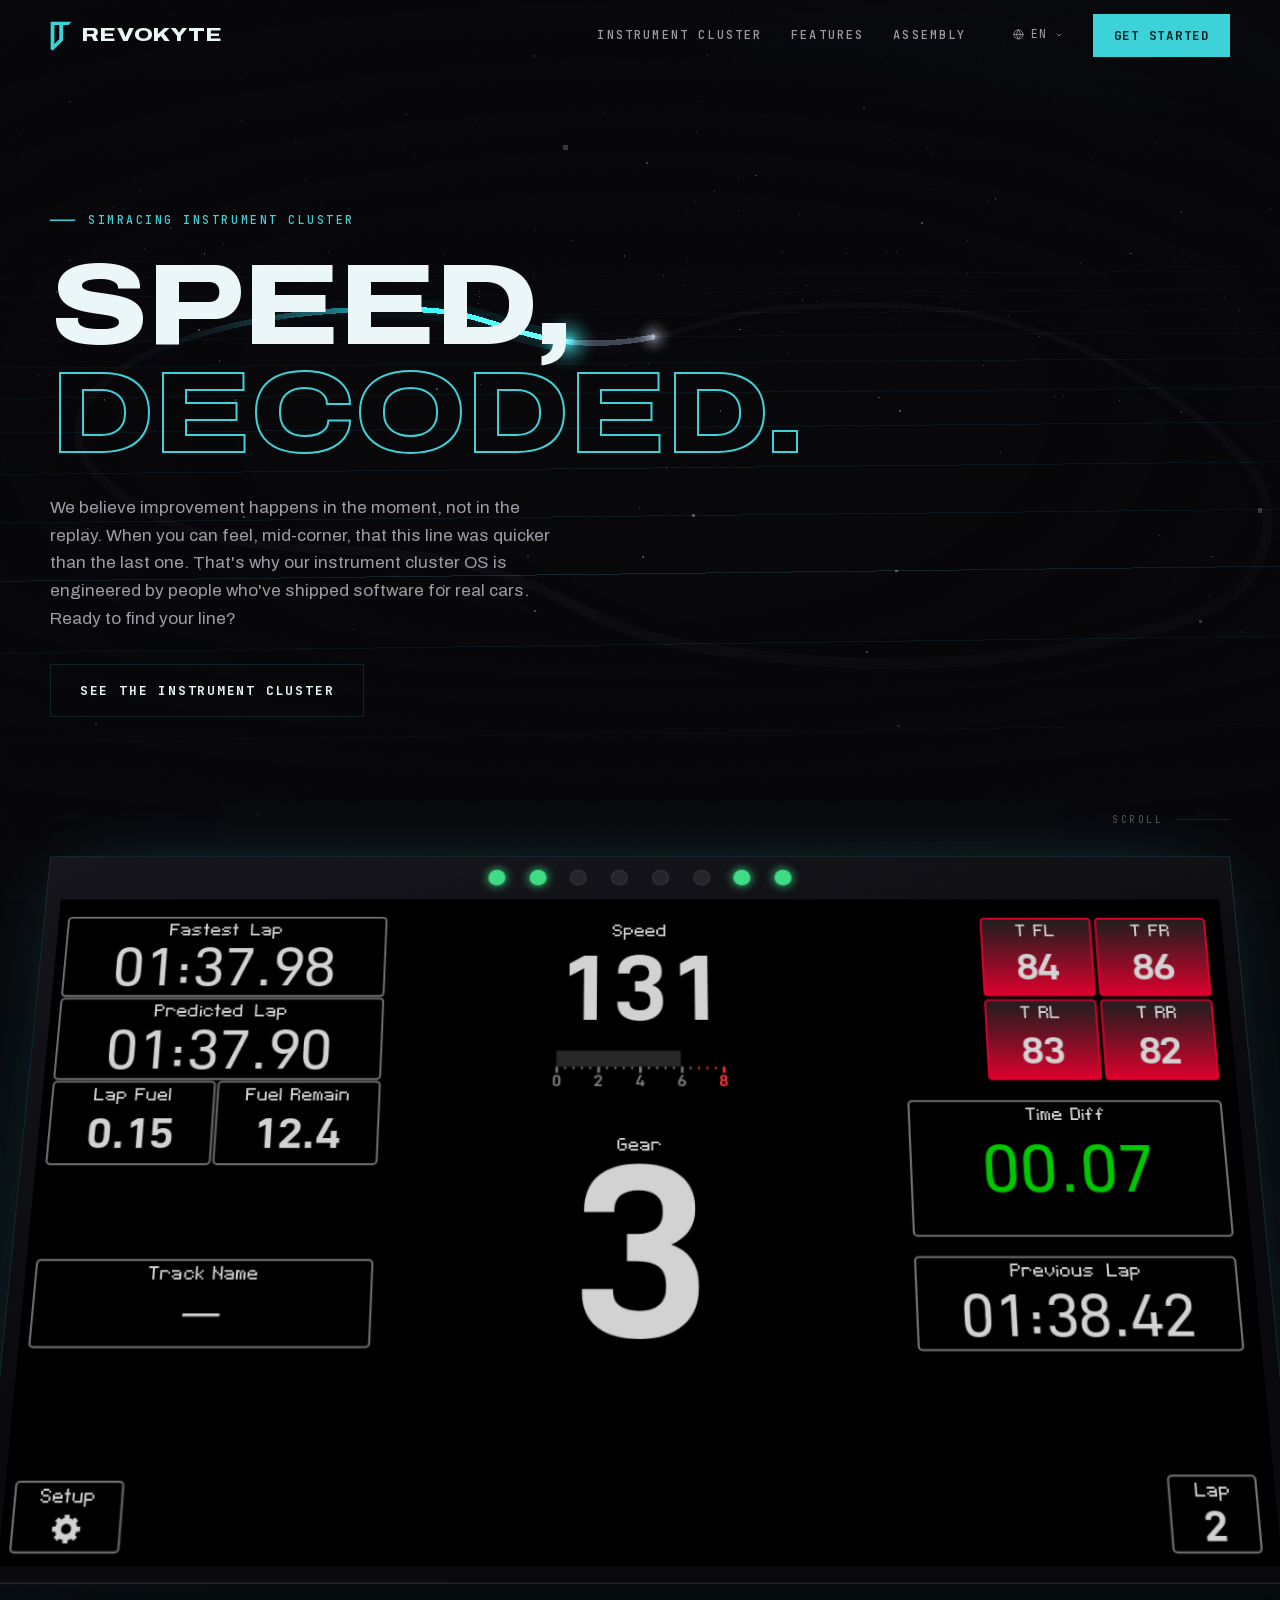
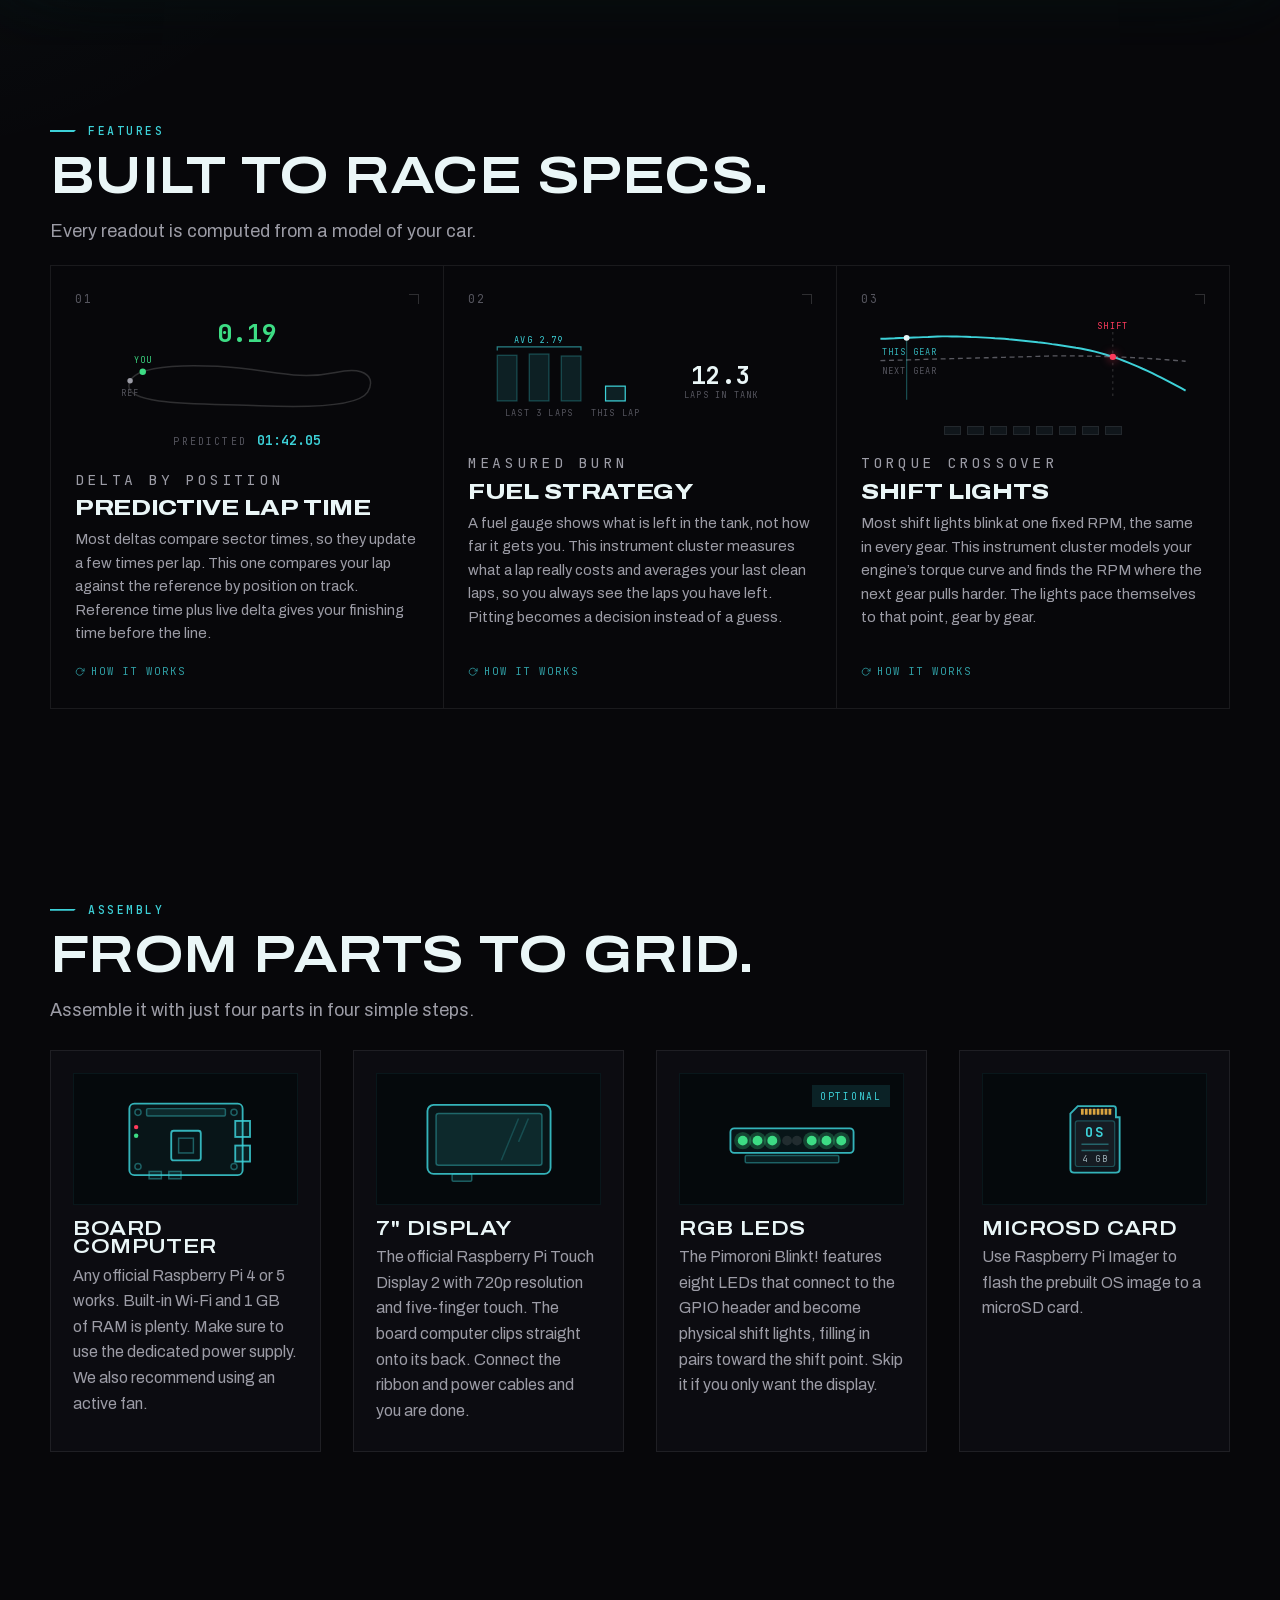
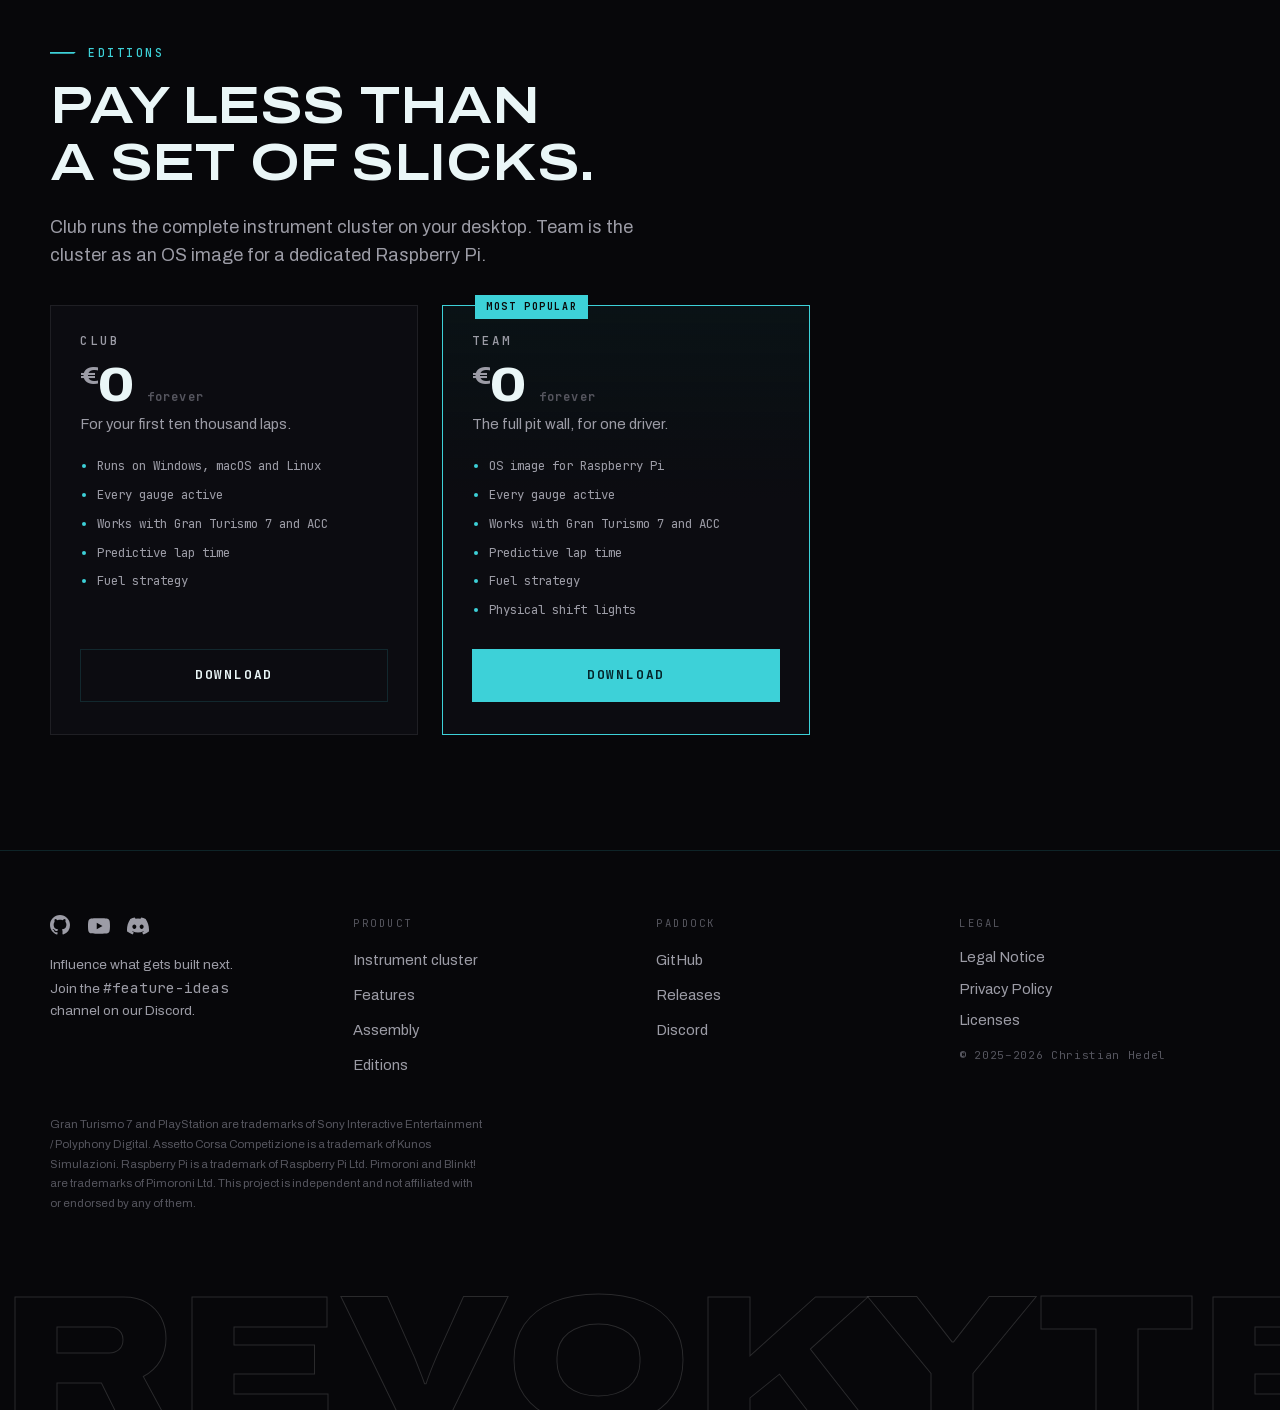
<file: index.html>
<!DOCTYPE html><html lang="en"> <head><meta charset="utf-8"><meta name="viewport" content="width=device-width, initial-scale=1"><title>Revokyte — The open-source instrument cluster OS built for sim racers.</title><meta name="description" content="Revokyte is an open-source sim racing instrument cluster OS designed for single-board computers. Get flawlessly smooth, real-time telemetry across your favorite simulators. Runs entirely on your local network."><link rel="canonical" href="https://www.revokyte.com/"><link rel="alternate" hreflang="en" href="https://www.revokyte.com/"><link rel="alternate" hreflang="de" href="https://www.revokyte.com/de/"><link rel="alternate" hreflang="x-default" href="https://www.revokyte.com/"><meta property="og:title" content="Revokyte — The open-source instrument cluster OS built for sim racers."><meta property="og:description" content="Revokyte is an open-source sim racing instrument cluster OS designed for single-board computers. Get flawlessly smooth, real-time telemetry across your favorite simulators. Runs entirely on your local network."><meta property="og:type" content="website"><meta property="og:url" content="https://www.revokyte.com/"><meta property="og:site_name" content="Revokyte"><meta property="og:locale" content="en_US"><meta property="og:locale:alternate" content="de_DE"><meta property="og:image" content="https://www.revokyte.com/og.png"><meta property="og:image:width" content="1200"><meta property="og:image:height" content="630"><meta property="og:image:alt" content="Revokyte share card: the headline &#34;Speed, decoded.&#34; on a dark background under a row of shift lights, with the Revokyte wordmark below."><meta name="twitter:card" content="summary_large_image"><meta name="theme-color" content="#07070a"><link rel="icon" type="image/svg+xml" href="/icon.svg"><link rel="preload" href="/fonts/archivo-latin.woff2" as="font" type="font/woff2" crossorigin><link rel="preload" href="/fonts/jetbrains-mono-latin.woff2" as="font" type="font/woff2" crossorigin><script type="application/ld+json">{"@context":"https://schema.org","@graph":[{"@type":"Organization","@id":"https://www.revokyte.com/#organization","name":"Revokyte","url":"https://www.revokyte.com/","logo":{"@type":"ImageObject","@id":"https://www.revokyte.com/#logo","url":"https://www.revokyte.com/logo.svg","contentUrl":"https://www.revokyte.com/logo.svg","width":91,"height":125,"caption":"Revokyte"},"image":{"@id":"https://www.revokyte.com/#logo"},"sameAs":["https://github.com/chrshdl/revokyte","https://github.com/chrshdl/instrument-cluster-os","https://www.youtube.com/@REVOKYTE","https://discord.gg/dEQJSuva7K"]},{"@type":"WebSite","@id":"https://www.revokyte.com/#website","url":"https://www.revokyte.com/","name":"Revokyte","description":"Revokyte is an open-source sim racing instrument cluster OS designed for single-board computers. Get flawlessly smooth, real-time telemetry across your favorite simulators. Runs entirely on your local network.","publisher":{"@id":"https://www.revokyte.com/#organization"},"inLanguage":["en-US","de-DE"]},{"@type":"WebPage","@id":"https://www.revokyte.com/#webpage","url":"https://www.revokyte.com/","name":"Revokyte — The open-source instrument cluster OS built for sim racers.","description":"Revokyte is an open-source sim racing instrument cluster OS designed for single-board computers. Get flawlessly smooth, real-time telemetry across your favorite simulators. Runs entirely on your local network.","isPartOf":{"@id":"https://www.revokyte.com/#website"},"about":{"@id":"https://www.revokyte.com/#software"},"inLanguage":"en-US"},{"@type":"SoftwareApplication","@id":"https://www.revokyte.com/#software","name":"Revokyte","url":"https://www.revokyte.com/","description":"Revokyte is an open-source sim racing instrument cluster OS designed for single-board computers. Get flawlessly smooth, real-time telemetry across your favorite simulators. Runs entirely on your local network.","applicationCategory":"UtilitiesApplication","applicationSubCategory":"Sim racing instrument cluster","operatingSystem":"Windows, macOS, Linux, Raspberry Pi","license":"https://www.gnu.org/licenses/gpl-3.0.html","isAccessibleForFree":true,"offers":{"@type":"Offer","price":"0","priceCurrency":"EUR","availability":"https://schema.org/InStock"},"publisher":{"@id":"https://www.revokyte.com/#organization"},"inLanguage":"en"}]}</script><link rel="stylesheet" href="/_astro/index.Cy46EHfT.css">
<link rel="stylesheet" href="/_astro/index.BeJowm80.css"></head> <body>  <header class="nav" data-astro-cid-dmqpwcec> <div class="wrap nav-inner" data-astro-cid-dmqpwcec> <a href="/#top" class="brand" aria-label="Revokyte home" data-astro-cid-dmqpwcec> <img src="/logo.svg" alt="" width="22" height="30" data-astro-cid-dmqpwcec> <span data-astro-cid-dmqpwcec>REVOKYTE</span> </a> <nav class="links" aria-label="Sections" data-astro-cid-dmqpwcec> <a href="/#instrument-cluster" data-astro-cid-dmqpwcec>Instrument cluster</a><a href="/#features" data-astro-cid-dmqpwcec>Features</a><a href="/#assembly" data-astro-cid-dmqpwcec>Assembly</a> </nav> <div class="actions" data-astro-cid-dmqpwcec> <div class="lang-picker" data-astro-cid-dkurt46j> <details data-lang-menu data-astro-cid-dkurt46j> <summary aria-label="Choose language" data-astro-cid-dkurt46j> <svg viewBox="0 0 24 24" fill="none" stroke="currentColor" stroke-width="1.8" stroke-linecap="round" stroke-linejoin="round" aria-hidden="true"><circle cx="12" cy="12" r="10"/><line x1="2" y1="12" x2="22" y2="12"/><path d="M12 2a15.3 15.3 0 0 1 4 10 15.3 15.3 0 0 1-4 10 15.3 15.3 0 0 1-4-10 15.3 15.3 0 0 1 4-10z"/></svg> <span class="cur" data-astro-cid-dkurt46j>EN</span> <svg viewBox="0 0 24 24" fill="none" stroke="currentColor" stroke-width="2.4" stroke-linecap="round" stroke-linejoin="round" aria-hidden="true"><polyline points="6 9 12 15 18 9"/></svg> </summary> <ul data-astro-cid-dkurt46j> <li data-astro-cid-dkurt46j>  <a href="/" hreflang="en" lang="en" aria-current="true" aria-label="English" data-astro-cid-dkurt46j>EN</a> </li><li data-astro-cid-dkurt46j>  <a href="/de/" hreflang="de" lang="de" aria-label="Auf Deutsch wechseln" data-astro-cid-dkurt46j>DE</a> </li> </ul> </details> </div>  <a class="btn btn-primary nav-cta" href="/#editions" data-astro-cid-dmqpwcec>Get Started</a> </div>  <div class="nav-mobile-actions" data-astro-cid-dmqpwcec> <div class="lang-picker" data-astro-cid-dkurt46j> <details data-lang-menu data-astro-cid-dkurt46j> <summary aria-label="Choose language" data-astro-cid-dkurt46j> <svg viewBox="0 0 24 24" fill="none" stroke="currentColor" stroke-width="1.8" stroke-linecap="round" stroke-linejoin="round" aria-hidden="true"><circle cx="12" cy="12" r="10"/><line x1="2" y1="12" x2="22" y2="12"/><path d="M12 2a15.3 15.3 0 0 1 4 10 15.3 15.3 0 0 1-4 10 15.3 15.3 0 0 1-4-10 15.3 15.3 0 0 1 4-10z"/></svg> <span class="cur" data-astro-cid-dkurt46j>EN</span> <svg viewBox="0 0 24 24" fill="none" stroke="currentColor" stroke-width="2.4" stroke-linecap="round" stroke-linejoin="round" aria-hidden="true"><polyline points="6 9 12 15 18 9"/></svg> </summary> <ul data-astro-cid-dkurt46j> <li data-astro-cid-dkurt46j>  <a href="/" hreflang="en" lang="en" aria-current="true" aria-label="English" data-astro-cid-dkurt46j>EN</a> </li><li data-astro-cid-dkurt46j>  <a href="/de/" hreflang="de" lang="de" aria-label="Auf Deutsch wechseln" data-astro-cid-dkurt46j>DE</a> </li> </ul> </details> </div>  </div> <button class="nav-burger" data-nav-toggle aria-expanded="false" aria-label="Toggle menu" data-astro-cid-dmqpwcec> <span data-astro-cid-dmqpwcec></span> <span data-astro-cid-dmqpwcec></span> </button> </div> </header> <div class="nav-overlay" data-nav-overlay data-astro-cid-dmqpwcec> <nav aria-label="Mobile" data-astro-cid-dmqpwcec> <a href="/#instrument-cluster" class="display" style="--i:0" data-astro-cid-dmqpwcec> Instrument cluster </a><a href="/#features" class="display" style="--i:1" data-astro-cid-dmqpwcec> Features </a><a href="/#assembly" class="display" style="--i:2" data-astro-cid-dmqpwcec> Assembly </a> <a href="/#editions" class="display" style="--i:3" data-astro-cid-dmqpwcec>Get Started</a> </nav> </div>  <main>  <section class="hero" id="top" data-astro-cid-nlow4r3u> <canvas id="hero-canvas" aria-hidden="true" data-astro-cid-nlow4r3u></canvas> <div class="hero-vignette" aria-hidden="true" data-astro-cid-nlow4r3u></div> <div class="wrap" data-astro-cid-nlow4r3u> <div class="hero-intro" data-astro-cid-nlow4r3u> <p class="kicker reveal" data-astro-cid-nlow4r3u>Simracing Instrument cluster</p> <h1 class="reveal" style="--d:.08s; --h1-chars:8" data-astro-cid-nlow4r3u> Speed,<br data-astro-cid-nlow4r3u> <span class="outline" data-astro-cid-nlow4r3u>decoded.</span> </h1> <p class="lead reveal" style="--d:.16s" data-astro-cid-nlow4r3u> 
We believe improvement happens in the moment, not in the replay.
    When you can feel, mid-corner, that this line was quicker than the last one.
    That's why our instrument cluster OS is engineered by people who've shipped
    software for real cars. Ready to find your line?
 </p> <a class="btn btn-ghost hero-cta reveal" style="--d:.22s" href="#instrument-cluster" data-astro-cid-nlow4r3u> See the instrument cluster </a> <div class="scroll-hint" aria-hidden="true" data-astro-cid-nlow4r3u> <span data-astro-cid-nlow4r3u>Scroll</span> <span class="scroll-hint-line" data-astro-cid-nlow4r3u></span> </div> </div> <figure class="device-slot" id="instrument-cluster" data-astro-cid-nlow4r3u> <div class="device" data-astro-cid-nlow4r3u> <div class="blinkt" aria-hidden="true" data-astro-cid-nlow4r3u> <i data-astro-cid-nlow4r3u></i><i data-astro-cid-nlow4r3u></i><i data-astro-cid-nlow4r3u></i><i data-astro-cid-nlow4r3u></i><i data-astro-cid-nlow4r3u></i><i data-astro-cid-nlow4r3u></i><i data-astro-cid-nlow4r3u></i><i data-astro-cid-nlow4r3u></i> </div> <canvas id="cluster" role="img" aria-label="Animated demo of the Revokyte instrument cluster: speed, gear, RPM bar, lap delta, fuel and tyre temperatures" data-astro-cid-nlow4r3u></canvas> </div> </figure> </div> </section>  <section id="features" data-astro-cid-vnivfuh2> <div class="wrap" data-astro-cid-vnivfuh2> <p class="kicker reveal" data-astro-cid-vnivfuh2>Features</p> <h2 class="section-title reveal" style="--d:.06s" data-astro-cid-vnivfuh2>Built to race specs.</h2> <p class="section-lead reveal" style="--d:.12s" data-astro-cid-vnivfuh2>Every readout is computed from a model of your car.</p> <div class="feature-grid" data-astro-cid-vnivfuh2>  <article class="feature reveal" data-flip role="button" tabindex="0" aria-pressed="false" data-astro-cid-lxmfzltz> <div class="flip-inner" data-astro-cid-lxmfzltz> <div class="flip-face front" data-astro-cid-lxmfzltz> <div class="feature-top" data-astro-cid-lxmfzltz> <span class="feature-num" data-astro-cid-lxmfzltz>01</span> <span class="feature-tick" aria-hidden="true" data-astro-cid-lxmfzltz></span> </div> <div class="demo demo-delta" aria-hidden="true" data-astro-cid-qocr6l7y> <span class="delta-big" data-demo-delta data-astro-cid-qocr6l7y>0.31</span> <svg class="trk" viewBox="0 0 260 56" fill="none" data-demo-track data-astro-cid-qocr6l7y> <path class="trk-line" data-trk-path d="M 34 26 C 34 12 64 8 106 10 C 148 12 168 22 202 15 C 230 9 234 22 228 31 C 221 42 186 44 140 42 C 92 40 34 42 34 26 Z" data-astro-cid-qocr6l7y></path> <circle class="trk-ref" data-trk-ref r="2.2" data-astro-cid-qocr6l7y></circle> <circle class="trk-you" data-trk-you r="2.6" data-astro-cid-qocr6l7y></circle> <text class="trk-lbl" data-trk-ref-lbl data-astro-cid-qocr6l7y>REF</text> <text class="trk-lbl trk-lbl-you" data-trk-you-lbl data-astro-cid-qocr6l7y>YOU</text> </svg> <div class="pred-row" data-astro-cid-qocr6l7y> <span class="lbl" data-astro-cid-qocr6l7y>PREDICTED</span> <span class="pred-val" data-demo-pred data-astro-cid-qocr6l7y>01:41.93</span> </div> </div>  <p class="feature-kicker" data-astro-cid-lxmfzltz>Delta by position</p> <h3 data-astro-cid-lxmfzltz>Predictive lap time</h3> <p data-astro-cid-lxmfzltz>
Most deltas compare sector times, so they update a few times
      per lap. This one compares your lap against the reference
      by position on track. Reference time plus
      live delta gives your finishing time before the line.
</p> <span class="flip-hint" data-astro-cid-lxmfzltz><svg class="flip-icon" viewBox="0 0 24 24" fill="none" stroke="currentColor" stroke-width="2" stroke-linecap="round" stroke-linejoin="round" aria-hidden="true"><polyline points="23 4 23 10 17 10"/><path d="M20.49 15a9 9 0 1 1-2.12-9.36L23 10"/></svg> how it works</span> </div> <div class="flip-face back" aria-hidden="true" data-astro-cid-lxmfzltz> <span class="back-lbl" data-astro-cid-lxmfzltz>How it works</span> <ul data-astro-cid-lxmfzltz> <li>Each lap is recorded as a 3D trajectory, resampled to a
        uniform 5&nbsp;m arc length with a spline that maps distance
        to time.</li> <li>Every frame, the car's position is projected onto that
        line by a KDTree segment search. The delta is the lap clock
        minus the spline time at that point.</li> <li>Off track, progress is dead-reckoned so the delta keeps
        counting, but dirty, partial or implausibly fast laps never
        become references.</li> <li>Previous and fastest lap are kept side by side,
        switchable mid-lap. Predicted time is reference time plus
        live delta, on one clock, so it cannot drift.</li> </ul> <span class="flip-hint" data-astro-cid-lxmfzltz><svg class="flip-icon" viewBox="0 0 24 24" fill="none" stroke="currentColor" stroke-width="2" stroke-linecap="round" stroke-linejoin="round" aria-hidden="true"><polyline points="23 4 23 10 17 10"/><path d="M20.49 15a9 9 0 1 1-2.12-9.36L23 10"/></svg> back</span> </div> </div> </article>  <article class="feature reveal" data-flip role="button" tabindex="0" aria-pressed="false" style="--d:.08s" data-astro-cid-lxmfzltz> <div class="flip-inner" data-astro-cid-lxmfzltz> <div class="flip-face front" data-astro-cid-lxmfzltz> <div class="feature-top" data-astro-cid-lxmfzltz> <span class="feature-num" data-astro-cid-lxmfzltz>02</span> <span class="feature-tick" aria-hidden="true" data-astro-cid-lxmfzltz></span> </div> <div class="demo demo-fuel" aria-hidden="true" data-astro-cid-crkf2y75> <svg class="fl" viewBox="0 0 260 74" fill="none" data-demo-fuelviz data-astro-cid-crkf2y75> <rect class="fl-bar" data-fl-b0 x="14" width="16" data-astro-cid-crkf2y75></rect> <rect class="fl-bar" data-fl-b1 x="40" width="16" data-astro-cid-crkf2y75></rect> <rect class="fl-bar" data-fl-b2 x="66" width="16" data-astro-cid-crkf2y75></rect> <rect class="fl-bar fl-bar-live" data-fl-live x="102" width="16" data-astro-cid-crkf2y75></rect> <path class="fl-bracket" d="M14 15 V12 H82 V15" data-astro-cid-crkf2y75></path> <text class="fl-lbl fl-avg" data-fl-avg x="48" y="9" text-anchor="middle" data-astro-cid-crkf2y75>AVG 2.79</text> <text class="fl-lbl" x="48" y="68" text-anchor="middle" data-astro-cid-crkf2y75>LAST 3 LAPS</text> <text class="fl-lbl" x="110" y="68" text-anchor="middle" data-astro-cid-crkf2y75>THIS LAP</text> <text class="fl-laps" data-fl-laps x="196" y="42" text-anchor="middle" data-astro-cid-crkf2y75>12.4</text> <text class="fl-lbl" x="196" y="54" text-anchor="middle" data-astro-cid-crkf2y75>LAPS IN TANK</text> </svg> </div>  <p class="feature-kicker" data-astro-cid-lxmfzltz>Measured burn</p> <h3 data-astro-cid-lxmfzltz>Fuel strategy</h3> <p data-astro-cid-lxmfzltz>
A fuel gauge shows what is left in the tank, not how far it
      gets you. This instrument cluster measures what a lap really costs and
      averages your last clean laps, so you always see the laps you
      have left. Pitting becomes a decision instead of a guess.
</p> <span class="flip-hint" data-astro-cid-lxmfzltz><svg class="flip-icon" viewBox="0 0 24 24" fill="none" stroke="currentColor" stroke-width="2" stroke-linecap="round" stroke-linejoin="round" aria-hidden="true"><polyline points="23 4 23 10 17 10"/><path d="M20.49 15a9 9 0 1 1-2.12-9.36L23 10"/></svg> how it works</span> </div> <div class="flip-face back" aria-hidden="true" data-astro-cid-lxmfzltz> <span class="back-lbl" data-astro-cid-lxmfzltz>How it works</span> <ul data-astro-cid-lxmfzltz> <li>Lap boundaries come from the game's lap clock resetting.
        Each completed lap banks its measured burn into a rolling
        three-lap window.</li> <li>Laps remaining is the current fuel level divided by the
        window's average. The live lap readout refreshes on a
        3-second sample and hold.</li> <li>A rising fuel level means a pit refuel, and that lap is
        discarded. Out-laps, grid segments and restarts never
        produce a sample.</li> <li>Near-zero burn means fuel use is disabled and the estimate
        returns to <code>--.-</code>. The readout turns amber under
        three laps of range, red under one.</li> </ul> <span class="flip-hint" data-astro-cid-lxmfzltz><svg class="flip-icon" viewBox="0 0 24 24" fill="none" stroke="currentColor" stroke-width="2" stroke-linecap="round" stroke-linejoin="round" aria-hidden="true"><polyline points="23 4 23 10 17 10"/><path d="M20.49 15a9 9 0 1 1-2.12-9.36L23 10"/></svg> back</span> </div> </div> </article>  <article class="feature reveal" data-flip role="button" tabindex="0" aria-pressed="false" style="--d:.16s" data-astro-cid-lxmfzltz> <div class="flip-inner" data-astro-cid-lxmfzltz> <div class="flip-face front" data-astro-cid-lxmfzltz> <div class="feature-top" data-astro-cid-lxmfzltz> <span class="feature-num" data-astro-cid-lxmfzltz>03</span> <span class="feature-tick" aria-hidden="true" data-astro-cid-lxmfzltz></span> </div> <div class="demo demo-shift" aria-hidden="true" data-astro-cid-cgdn7dm2> <svg class="tq" viewBox="0 0 260 74" fill="none" data-demo-torque data-astro-cid-cgdn7dm2> <line class="tq-shift-line" data-tq-line data-astro-cid-cgdn7dm2></line> <path class="tq-next" data-tq-next data-astro-cid-cgdn7dm2></path> <path class="tq-now" data-tq-now data-astro-cid-cgdn7dm2></path> <line class="tq-cursor-line" data-tq-cursor-line data-astro-cid-cgdn7dm2></line> <circle class="tq-cursor-dot" data-tq-cursor-dot r="2.4" data-astro-cid-cgdn7dm2></circle> <circle class="tq-cross" data-tq-cross r="2.6" data-astro-cid-cgdn7dm2></circle> <text class="tq-lbl tq-lbl-shift" data-tq-shift-lbl text-anchor="middle" data-astro-cid-cgdn7dm2>SHIFT</text> <text class="tq-lbl tq-lbl-now" data-tq-now-lbl data-astro-cid-cgdn7dm2>THIS GEAR</text> <text class="tq-lbl" data-tq-next-lbl data-astro-cid-cgdn7dm2>NEXT GEAR</text> </svg> <div class="ledbar" data-demo-leds data-astro-cid-cgdn7dm2> <i data-astro-cid-cgdn7dm2></i><i data-astro-cid-cgdn7dm2></i><i data-astro-cid-cgdn7dm2></i><i data-astro-cid-cgdn7dm2></i><i data-astro-cid-cgdn7dm2></i><i data-astro-cid-cgdn7dm2></i><i data-astro-cid-cgdn7dm2></i><i data-astro-cid-cgdn7dm2></i> </div> </div>  <p class="feature-kicker" data-astro-cid-lxmfzltz>Torque crossover</p> <h3 data-astro-cid-lxmfzltz>Shift lights</h3> <p data-astro-cid-lxmfzltz>
Most shift lights blink at one fixed RPM, the same in every
      gear. This instrument cluster models your engine’s torque curve and finds
      the RPM where the next gear pulls harder. The lights pace
      themselves to that point, gear by gear.
</p> <span class="flip-hint" data-astro-cid-lxmfzltz><svg class="flip-icon" viewBox="0 0 24 24" fill="none" stroke="currentColor" stroke-width="2" stroke-linecap="round" stroke-linejoin="round" aria-hidden="true"><polyline points="23 4 23 10 17 10"/><path d="M20.49 15a9 9 0 1 1-2.12-9.36L23 10"/></svg> how it works</span> </div> <div class="flip-face back" aria-hidden="true" data-astro-cid-lxmfzltz> <span class="back-lbl" data-astro-cid-lxmfzltz>How it works</span> <ul data-astro-cid-lxmfzltz> <li>An engine model rebuilds the torque curve from peak power,
        peak torque and redline. Wheel torque is that curve
        multiplied by the gear ratio.</li> <li>For every gear, the calculator finds the crossover where
        the next gear delivers more wheel torque. That RPM becomes
        the shift point.</li> <li>Gear ratios are read from live telemetry, so a setup
        change recomputes every shift point on the spot.</li> <li>The LED window is about 1600 RPM wide and scaled per gear.
        Median-filtered RPM and Schmitt-trigger hysteresis keep the
        bar from flickering.</li> </ul> <span class="flip-hint" data-astro-cid-lxmfzltz><svg class="flip-icon" viewBox="0 0 24 24" fill="none" stroke="currentColor" stroke-width="2" stroke-linecap="round" stroke-linejoin="round" aria-hidden="true"><polyline points="23 4 23 10 17 10"/><path d="M20.49 15a9 9 0 1 1-2.12-9.36L23 10"/></svg> back</span> </div> </div> </article>   </div> </div> </section>  <section id="assembly" data-astro-cid-cx7gdanv> <div class="wrap" data-astro-cid-cx7gdanv> <p class="kicker reveal" data-astro-cid-cx7gdanv>Assembly</p> <h2 class="section-title reveal" style="--d:.06s" data-astro-cid-cx7gdanv>From parts to grid.</h2> <p class="section-lead reveal" style="--d:.12s" data-astro-cid-cx7gdanv>Assemble it with just four parts in four simple steps.</p> <div class="grid" data-astro-cid-cx7gdanv>  <article class="card reveal" data-astro-cid-mk3zicmo> <div class="demo" aria-hidden="true" data-astro-cid-mk3zicmo>  <svg viewBox="0 0 120 90"> <rect x="14" y="16" width="92" height="58" rx="4" class="ln fill"></rect> <circle cx="21" cy="23" r="2.5" class="ln2"></circle> <circle cx="99" cy="23" r="2.5" class="ln2"></circle> <circle cx="21" cy="67" r="2.5" class="ln2"></circle> <circle cx="99" cy="67" r="2.5" class="ln2"></circle> <rect x="28" y="20" width="64" height="6" rx="1" class="ln2 fill2"></rect> <rect x="48" y="38" width="24" height="24" rx="2" class="ln"></rect> <rect x="54" y="44" width="12" height="12" class="ln2"></rect> <rect x="100" y="30" width="12" height="13" class="ln fill2"></rect> <rect x="100" y="50" width="12" height="13" class="ln fill2"></rect> <rect x="30" y="71" width="10" height="6" class="ln2 fill2"></rect> <rect x="46" y="71" width="10" height="6" class="ln2 fill2"></rect> <circle cx="19.5" cy="35" r="1.8" class="led-r"></circle> <circle cx="19.5" cy="42" r="1.8" class="led-g"></circle> </svg> </div> <h3 data-astro-cid-mk3zicmo>Board computer</h3> <p data-astro-cid-mk3zicmo>
Any official Raspberry Pi 4 or 5 works. Built-in Wi-Fi and
      1&nbsp;GB of RAM is plenty. Make sure to use the dedicated power supply.
      We also recommend using an active fan.
</p> </article>  <article class="card reveal" style="--d:.08s" data-astro-cid-mk3zicmo> <div class="demo" aria-hidden="true" data-astro-cid-mk3zicmo>  <svg viewBox="0 0 120 90"> <rect x="10" y="17" width="100" height="56" rx="5" class="ln fill"></rect> <rect x="17" y="24" width="86" height="42" rx="2" class="ln2 fill2"></rect> <path d="M84 28 L70 62" class="ln2" opacity=".55"></path> <path d="M92 28 L84 47" class="ln2" opacity=".55"></path> <rect x="30" y="73" width="16" height="6" rx="1" class="ln2 fill2"></rect> </svg> </div> <h3 data-astro-cid-mk3zicmo>7&quot; Display</h3> <p data-astro-cid-mk3zicmo>
The official Raspberry Pi Touch Display 2 with 720p resolution
      and five-finger touch. The board computer clips straight onto its back.
      Connect the ribbon and power cables and you are done.
</p> </article>  <article class="card reveal" style="--d:.16s" data-astro-cid-mk3zicmo> <div class="demo" aria-hidden="true" data-astro-cid-mk3zicmo> <span class="tag" data-astro-cid-mk3zicmo>optional</span> <svg viewBox="0 0 120 90"> <rect x="10" y="36" width="100" height="20" rx="3" class="ln fill"></rect> <rect x="22" y="58" width="76" height="6" rx="1" class="ln2 fill2"></rect> <circle cx="20" cy="46" r="7" class="glow"></circle> <circle cx="32" cy="46" r="7" class="glow"></circle> <circle cx="44" cy="46" r="7" class="glow"></circle> <circle cx="20" cy="46" r="4" class="lit"></circle> <circle cx="32" cy="46" r="4" class="lit"></circle> <circle cx="44" cy="46" r="4" class="lit"></circle> <circle cx="56" cy="46" r="4" class="off"></circle> <circle cx="64" cy="46" r="4" class="off"></circle> <circle cx="76" cy="46" r="7" class="glow"></circle> <circle cx="88" cy="46" r="7" class="glow"></circle> <circle cx="100" cy="46" r="7" class="glow"></circle> <circle cx="76" cy="46" r="4" class="lit"></circle> <circle cx="88" cy="46" r="4" class="lit"></circle> <circle cx="100" cy="46" r="4" class="lit"></circle> </svg> </div> <h3 data-astro-cid-mk3zicmo>RGB LEDs</h3> <p data-astro-cid-mk3zicmo>
The Pimoroni Blinkt! features eight LEDs that connect to the GPIO header and become physical shift lights, filling
      in pairs toward the shift point. Skip it if you only want the display.
</p> </article>  <article class="card reveal" style="--d:.24s" data-astro-cid-mk3zicmo> <div class="demo" aria-hidden="true" data-astro-cid-mk3zicmo>  <svg viewBox="0 0 120 90"> <path d="M46 18 H75 Q77 18 77 20 V27 H80 V69 Q80 72 77 72 H43 Q40 72 40 69 V24 Z" class="ln sd-body"></path> <rect x="48.6" y="20" width="2.2" height="5" rx="0.5" class="pin"></rect> <rect x="51.8" y="20" width="2.2" height="5" rx="0.5" class="pin"></rect> <rect x="55" y="20" width="2.2" height="5" rx="0.5" class="pin"></rect> <rect x="58.2" y="20" width="2.2" height="5" rx="0.5" class="pin"></rect> <rect x="61.4" y="20" width="2.2" height="5" rx="0.5" class="pin"></rect> <rect x="64.6" y="20" width="2.2" height="5" rx="0.5" class="pin"></rect> <rect x="67.8" y="20" width="2.2" height="5" rx="0.5" class="pin"></rect> <rect x="71" y="20" width="2.2" height="5" rx="0.5" class="pin"></rect> <rect x="44" y="30" width="32" height="37" rx="2" class="sd-sticker"></rect> <text x="60" y="43" class="sd-os" text-anchor="middle">OS</text> <path d="M49 49 h22 M49 54 h22" class="ln2"></path> <text x="60" y="63.5" class="sd-cap" text-anchor="middle">4 GB</text> </svg> </div> <h3 data-astro-cid-mk3zicmo>microSD card</h3> <p data-astro-cid-mk3zicmo>
Use Raspberry Pi Imager to flash the prebuilt OS image
      to a microSD card.
</p> </article>   </div> </div> </section>  <section id="editions" data-astro-cid-3g77dryc> <div class="wrap" data-astro-cid-3g77dryc> <p class="kicker reveal" data-astro-cid-3g77dryc>Editions</p> <h2 class="section-title reveal" style="--d:.06s" data-astro-cid-3g77dryc>Pay less than<br />a set of slicks.</h2> <p class="section-lead reveal" style="--d:.12s" data-astro-cid-3g77dryc>Club runs the complete instrument cluster on your desktop. Team is the cluster as an OS image for a dedicated Raspberry Pi.</p> <div class="tier-grid" data-astro-cid-3g77dryc>  <article class="tier reveal" style="--d:0s" data-astro-cid-y7wep7gb>  <h3 class="mono" data-astro-cid-y7wep7gb>Club</h3> <div class="tier-price display" data-astro-cid-y7wep7gb> <span class="tier-currency" data-astro-cid-y7wep7gb>€</span>0 <span class="tier-period mono" data-astro-cid-y7wep7gb>forever</span> </div> <p class="tier-tagline" data-astro-cid-y7wep7gb>For your first ten thousand laps.</p> <ul class="mono" data-astro-cid-y7wep7gb> <li data-astro-cid-y7wep7gb>Runs on Windows, macOS and Linux</li><li data-astro-cid-y7wep7gb>Every gauge active</li><li data-astro-cid-y7wep7gb>Works with Gran Turismo 7 and ACC</li><li data-astro-cid-y7wep7gb>Predictive lap time</li><li data-astro-cid-y7wep7gb>Fuel strategy</li> </ul> <a class="btn btn-ghost" href="https://github.com/chrshdl/revokyte/releases" target="_blank" rel="noopener" data-astro-cid-y7wep7gb>Download</a> </article>  <article class="tier reveal featured" style="--d:0.08s" data-astro-cid-y7wep7gb> <span class="tier-badge mono" data-astro-cid-y7wep7gb>Most popular</span> <h3 class="mono" data-astro-cid-y7wep7gb>Team</h3> <div class="tier-price display" data-astro-cid-y7wep7gb> <span class="tier-currency" data-astro-cid-y7wep7gb>€</span>0 <span class="tier-period mono" data-astro-cid-y7wep7gb>forever</span> </div> <p class="tier-tagline" data-astro-cid-y7wep7gb>The full pit wall, for one driver.</p> <ul class="mono" data-astro-cid-y7wep7gb> <li data-astro-cid-y7wep7gb>OS image for Raspberry Pi</li><li data-astro-cid-y7wep7gb>Every gauge active</li><li data-astro-cid-y7wep7gb>Works with Gran Turismo 7 and ACC</li><li data-astro-cid-y7wep7gb>Predictive lap time</li><li data-astro-cid-y7wep7gb>Fuel strategy</li><li data-astro-cid-y7wep7gb>Physical shift lights</li> </ul> <a class="btn btn-primary" href="https://github.com/chrshdl/instrument-cluster-os/releases" target="_blank" rel="noopener" data-astro-cid-y7wep7gb>Download</a> </article>   </div> </div> </section>   <footer class="footer" data-astro-cid-sz7xmlte> <div class="wrap footer-grid" data-astro-cid-sz7xmlte> <div class="footer-col brand-col" data-astro-cid-sz7xmlte> <div class="socials" data-astro-cid-sz7xmlte> <a href="https://github.com/chrshdl/revokyte" target="_blank" rel="noopener" aria-label="GitHub" data-astro-cid-sz7xmlte> <svg viewBox="0 0 16 16" width="20" height="20" fill="currentColor" aria-hidden="true" data-astro-cid-sz7xmlte><path d="M8 0C3.58 0 0 3.58 0 8c0 3.54 2.29 6.53 5.47 7.59.4.07.55-.17.55-.38 0-.19-.01-.82-.01-1.49-2.01.37-2.53-.49-2.69-.94-.09-.23-.48-.94-.82-1.13-.28-.15-.68-.52-.01-.53.63-.01 1.08.58 1.23.82.72 1.21 1.87.87 2.33.66.07-.52.28-.87.51-1.07-1.78-.2-3.64-.89-3.64-3.95 0-.87.31-1.59.82-2.15-.08-.2-.36-1.02.08-2.12 0 0 .67-.21 2.2.82.64-.18 1.32-.27 2-.27s1.36.09 2 .27c1.53-1.04 2.2-.82 2.2-.82.44 1.1.16 1.92.08 2.12.51.56.82 1.27.82 2.15 0 3.07-1.87 3.75-3.65 3.95.29.25.54.73.54 1.48 0 1.07-.01 1.93-.01 2.2 0 .21.15.46.55.38A8.01 8.01 0 0 0 16 8c0-4.42-3.58-8-8-8Z" data-astro-cid-sz7xmlte></path></svg> </a> <a href="https://www.youtube.com/@REVOKYTE" target="_blank" rel="noopener" aria-label="YouTube" data-astro-cid-sz7xmlte> <svg viewBox="0 0 24 24" width="22" height="22" fill="currentColor" aria-hidden="true" data-astro-cid-sz7xmlte><path d="M23.498 6.186a3.016 3.016 0 0 0-2.122-2.136C19.505 3.545 12 3.545 12 3.545s-7.505 0-9.377.505A3.017 3.017 0 0 0 .502 6.186C0 8.07 0 12 0 12s0 3.93.502 5.814a3.016 3.016 0 0 0 2.122 2.136c1.871.505 9.376.505 9.376.505s7.505 0 9.377-.505a3.015 3.015 0 0 0 2.122-2.136C24 15.93 24 12 24 12s0-3.93-.502-5.814zM9.545 15.568V8.432L15.818 12l-6.273 3.568z" data-astro-cid-sz7xmlte></path></svg> </a> <a href="https://discord.gg/dEQJSuva7K" target="_blank" rel="noopener" aria-label="Discord" data-astro-cid-sz7xmlte> <svg viewBox="0 0 24 24" width="22" height="22" fill="currentColor" aria-hidden="true" data-astro-cid-sz7xmlte><path d="M20.317 4.37a19.791 19.791 0 0 0-4.885-1.515.074.074 0 0 0-.079.037c-.21.375-.444.864-.608 1.25a18.27 18.27 0 0 0-5.487 0 12.64 12.64 0 0 0-.617-1.25.077.077 0 0 0-.079-.037A19.736 19.736 0 0 0 3.677 4.37a.07.07 0 0 0-.032.027C.533 9.046-.32 13.58.099 18.057a.082.082 0 0 0 .031.057 19.9 19.9 0 0 0 5.993 3.03.078.078 0 0 0 .084-.028 14.09 14.09 0 0 0 1.226-1.994.076.076 0 0 0-.041-.106 13.107 13.107 0 0 1-1.872-.892.077.077 0 0 1-.008-.128 10.2 10.2 0 0 0 .372-.292.074.074 0 0 1 .077-.01c3.928 1.793 8.18 1.793 12.062 0a.074.074 0 0 1 .078.01c.12.098.246.198.373.292a.077.077 0 0 1-.006.127 12.299 12.299 0 0 1-1.873.892.077.077 0 0 0-.041.107c.36.698.772 1.362 1.225 1.993a.076.076 0 0 0 .084.028 19.839 19.839 0 0 0 6.002-3.03.077.077 0 0 0 .032-.054c.5-5.177-.838-9.674-3.549-13.66a.061.061 0 0 0-.031-.03zM8.02 15.33c-1.183 0-2.157-1.085-2.157-2.419 0-1.333.956-2.419 2.157-2.419 1.21 0 2.176 1.096 2.157 2.42 0 1.333-.956 2.418-2.157 2.418zm7.975 0c-1.183 0-2.157-1.085-2.157-2.419 0-1.333.955-2.419 2.157-2.419 1.21 0 2.176 1.096 2.157 2.42 0 1.333-.946 2.418-2.157 2.418z" data-astro-cid-sz7xmlte></path></svg> </a> </div> <p class="community-note" data-astro-cid-sz7xmlte> Influence what gets built next. Join the <a href="https://discord.gg/dEQJSuva7K" target="_blank" rel="noopener" data-astro-cid-sz7xmlte>#feature-ideas</a> channel on our Discord. </p> </div> <div class="footer-col" data-astro-cid-sz7xmlte> <span class="footer-heading" data-astro-cid-sz7xmlte>Product</span> <a href="/#instrument-cluster" data-astro-cid-sz7xmlte>Instrument cluster</a> <a href="/#features" data-astro-cid-sz7xmlte>Features</a> <a href="/#assembly" data-astro-cid-sz7xmlte>Assembly</a> <a href="/#editions" data-astro-cid-sz7xmlte>Editions</a> </div> <div class="footer-col" data-astro-cid-sz7xmlte> <span class="footer-heading" data-astro-cid-sz7xmlte>Paddock</span> <a href="https://github.com/chrshdl/revokyte" target="_blank" rel="noopener" data-astro-cid-sz7xmlte>GitHub</a> <a href="https://github.com/chrshdl/instrument-cluster-os/releases" target="_blank" rel="noopener" data-astro-cid-sz7xmlte>Releases</a> <a href="https://discord.gg/dEQJSuva7K" target="_blank" rel="noopener" data-astro-cid-sz7xmlte>Discord</a> </div> <div class="footer-col footer-meta" data-astro-cid-sz7xmlte> <span class="footer-heading" data-astro-cid-sz7xmlte>Legal</span> <a href="/legal-notice/" data-astro-cid-sz7xmlte>Legal Notice</a> <a href="/privacy/" data-astro-cid-sz7xmlte>Privacy Policy</a> <a href="/licenses/" data-astro-cid-sz7xmlte>Licenses</a> <span data-astro-cid-sz7xmlte>© 2025–2026 Christian Hedel</span> </div> </div> <div class="wrap" data-astro-cid-sz7xmlte>  <p class="fine" data-astro-cid-sz7xmlte><em>Gran Turismo 7</em> and <em>PlayStation</em> are trademarks of Sony Interactive Entertainment / Polyphony Digital. <em>Assetto Corsa Competizione</em> is a trademark of Kunos Simulazioni. <em>Raspberry Pi</em> is a trademark of Raspberry Pi Ltd. <em>Pimoroni</em> and <em>Blinkt!</em> are trademarks of Pimoroni Ltd. This project is independent and not affiliated with or endorsed by any of them.</p> </div> <div class="giant-wordmark" aria-hidden="true" data-astro-cid-sz7xmlte>REVOKYTE</div> </footer>  </main> <script type="module" src="/_astro/Home.astro_astro_type_script_index_0_lang.BzNY2zuQ.js"></script>  <div class="grain" aria-hidden="true"></div> </body></html>
</file>
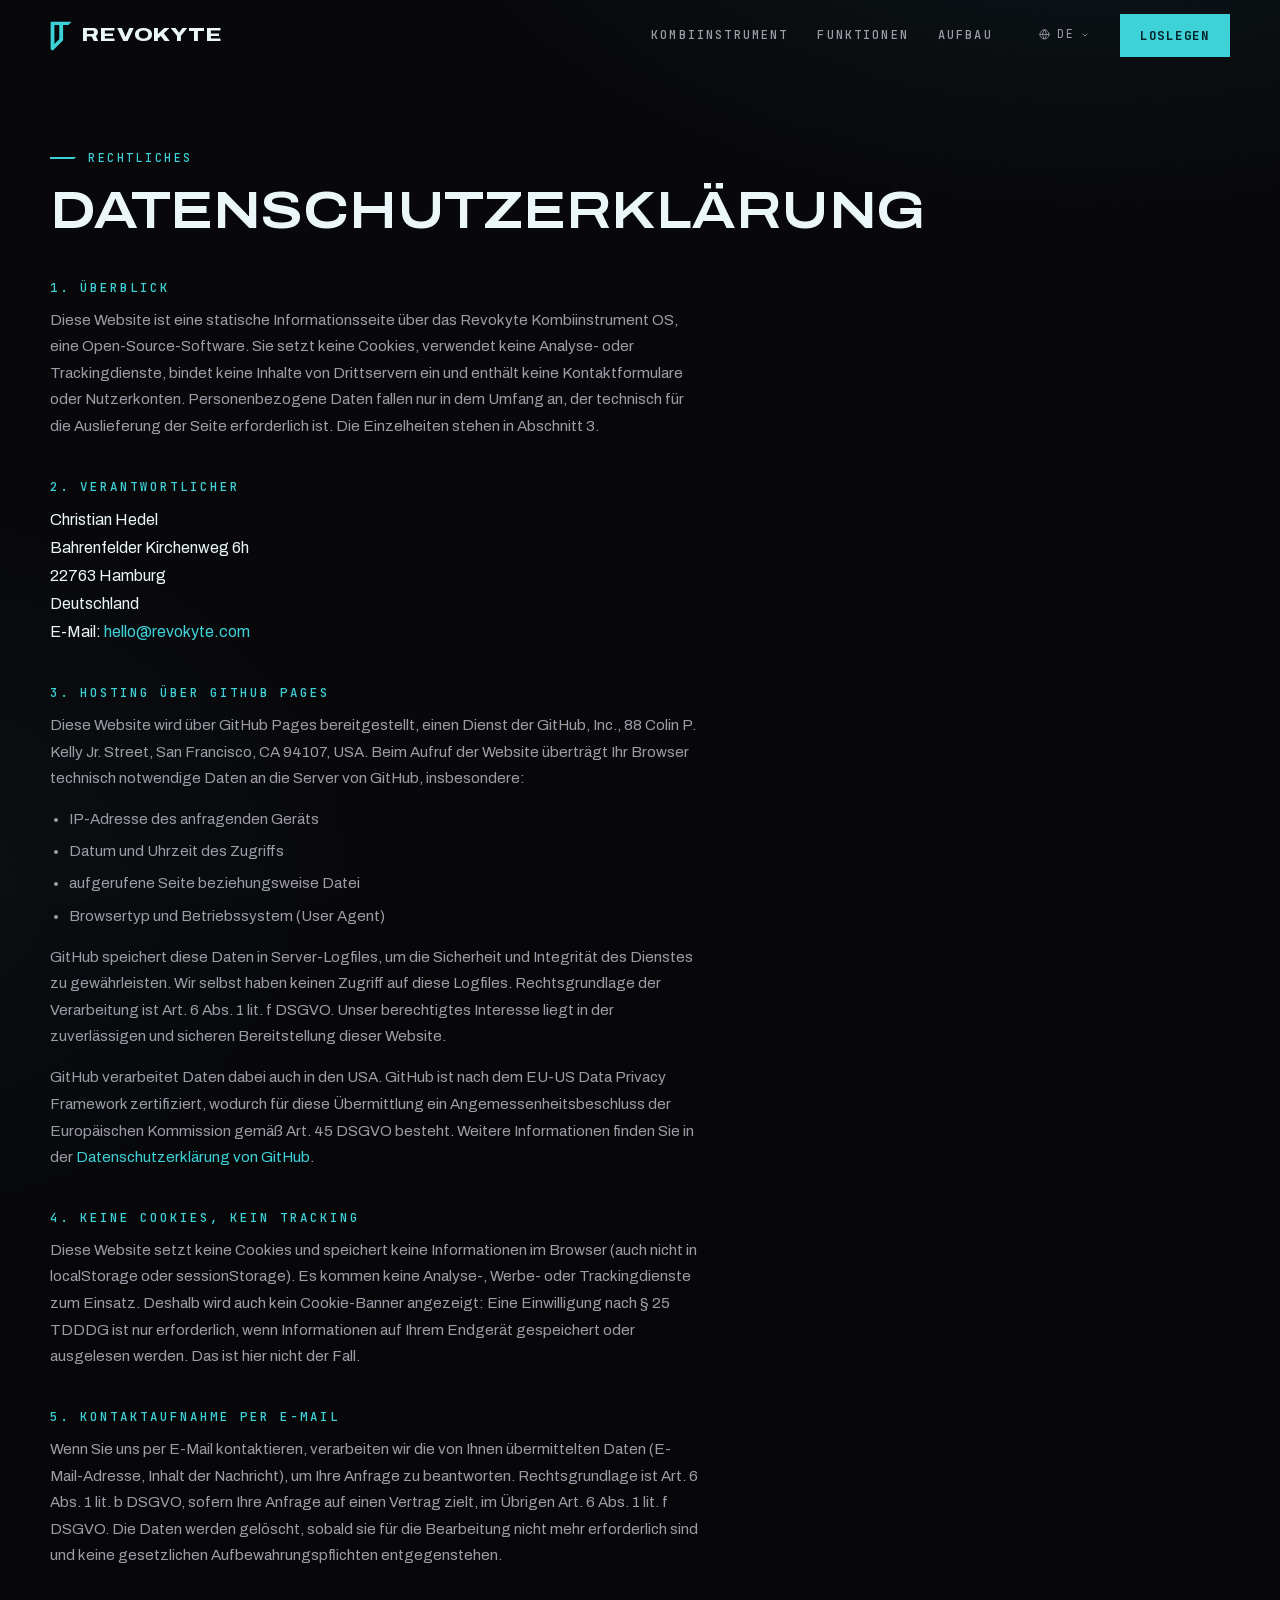
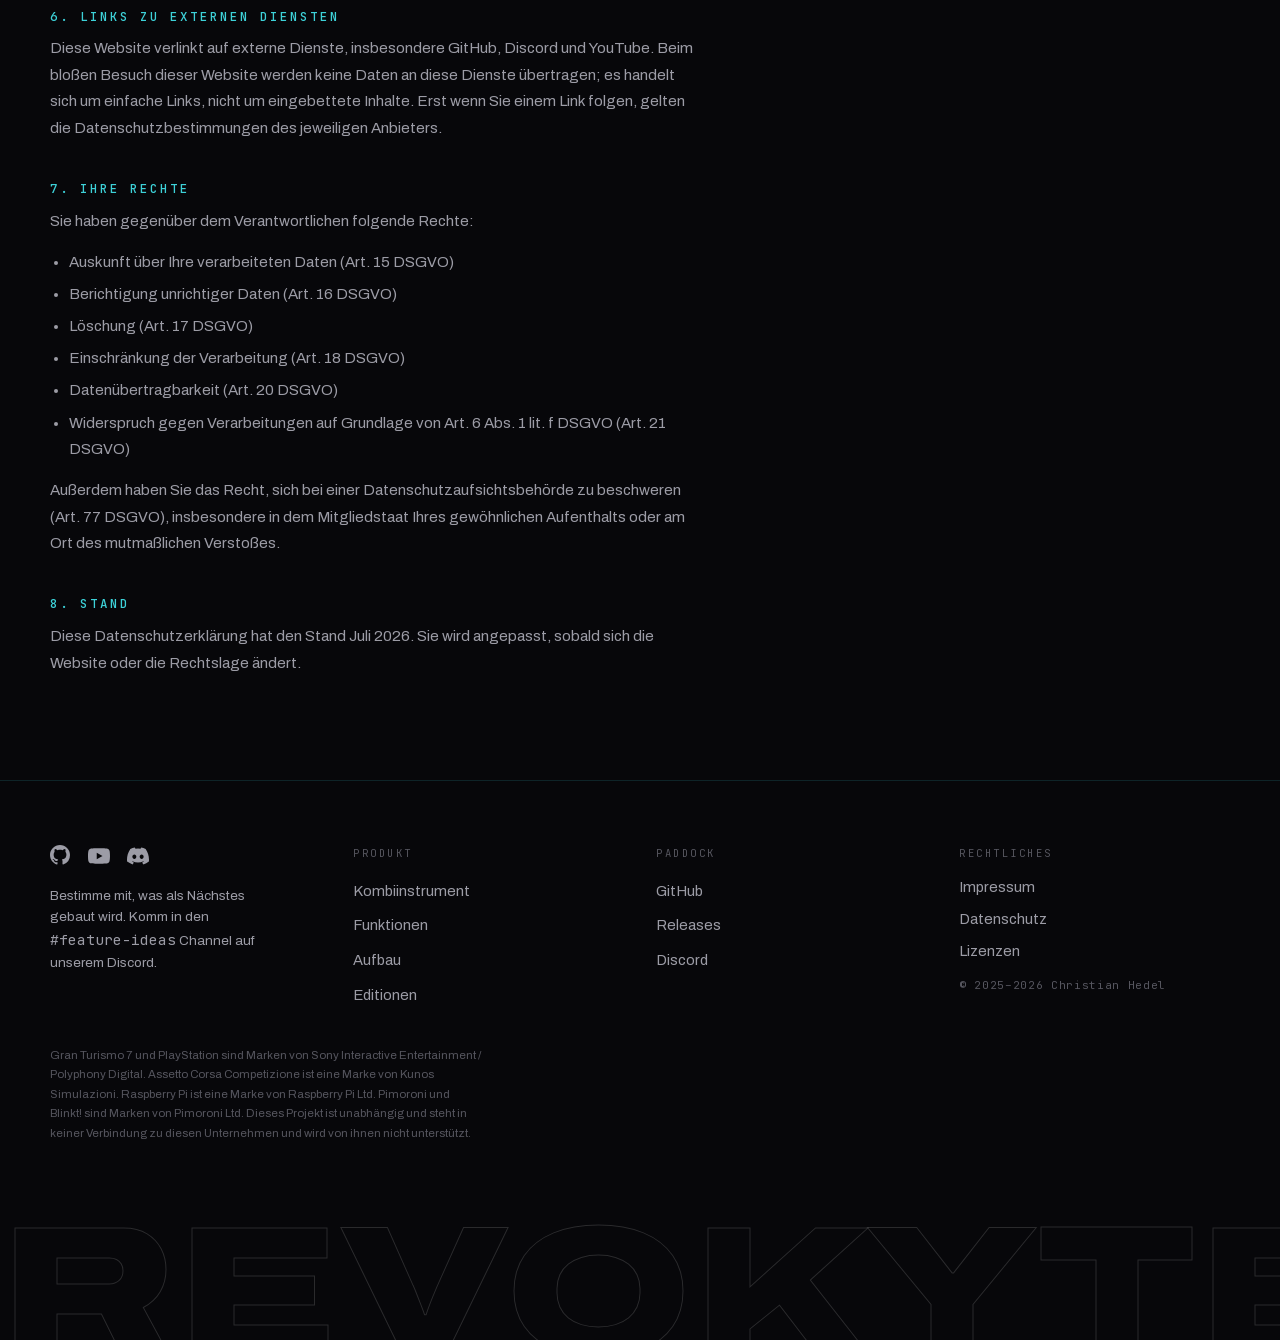
<file: datenschutz/index.html>
<!doctype html><title>Redirecting to: /de/datenschutz/</title><meta http-equiv="refresh" content="0;url=/de/datenschutz/"><meta name="robots" content="noindex"><link rel="canonical" href="https://www.revokyte.com/de/datenschutz/"><body>	<a href="/de/datenschutz/">Redirecting from <code>/datenschutz/</code> to <code>/de/datenschutz/</code></a></body>
</file>
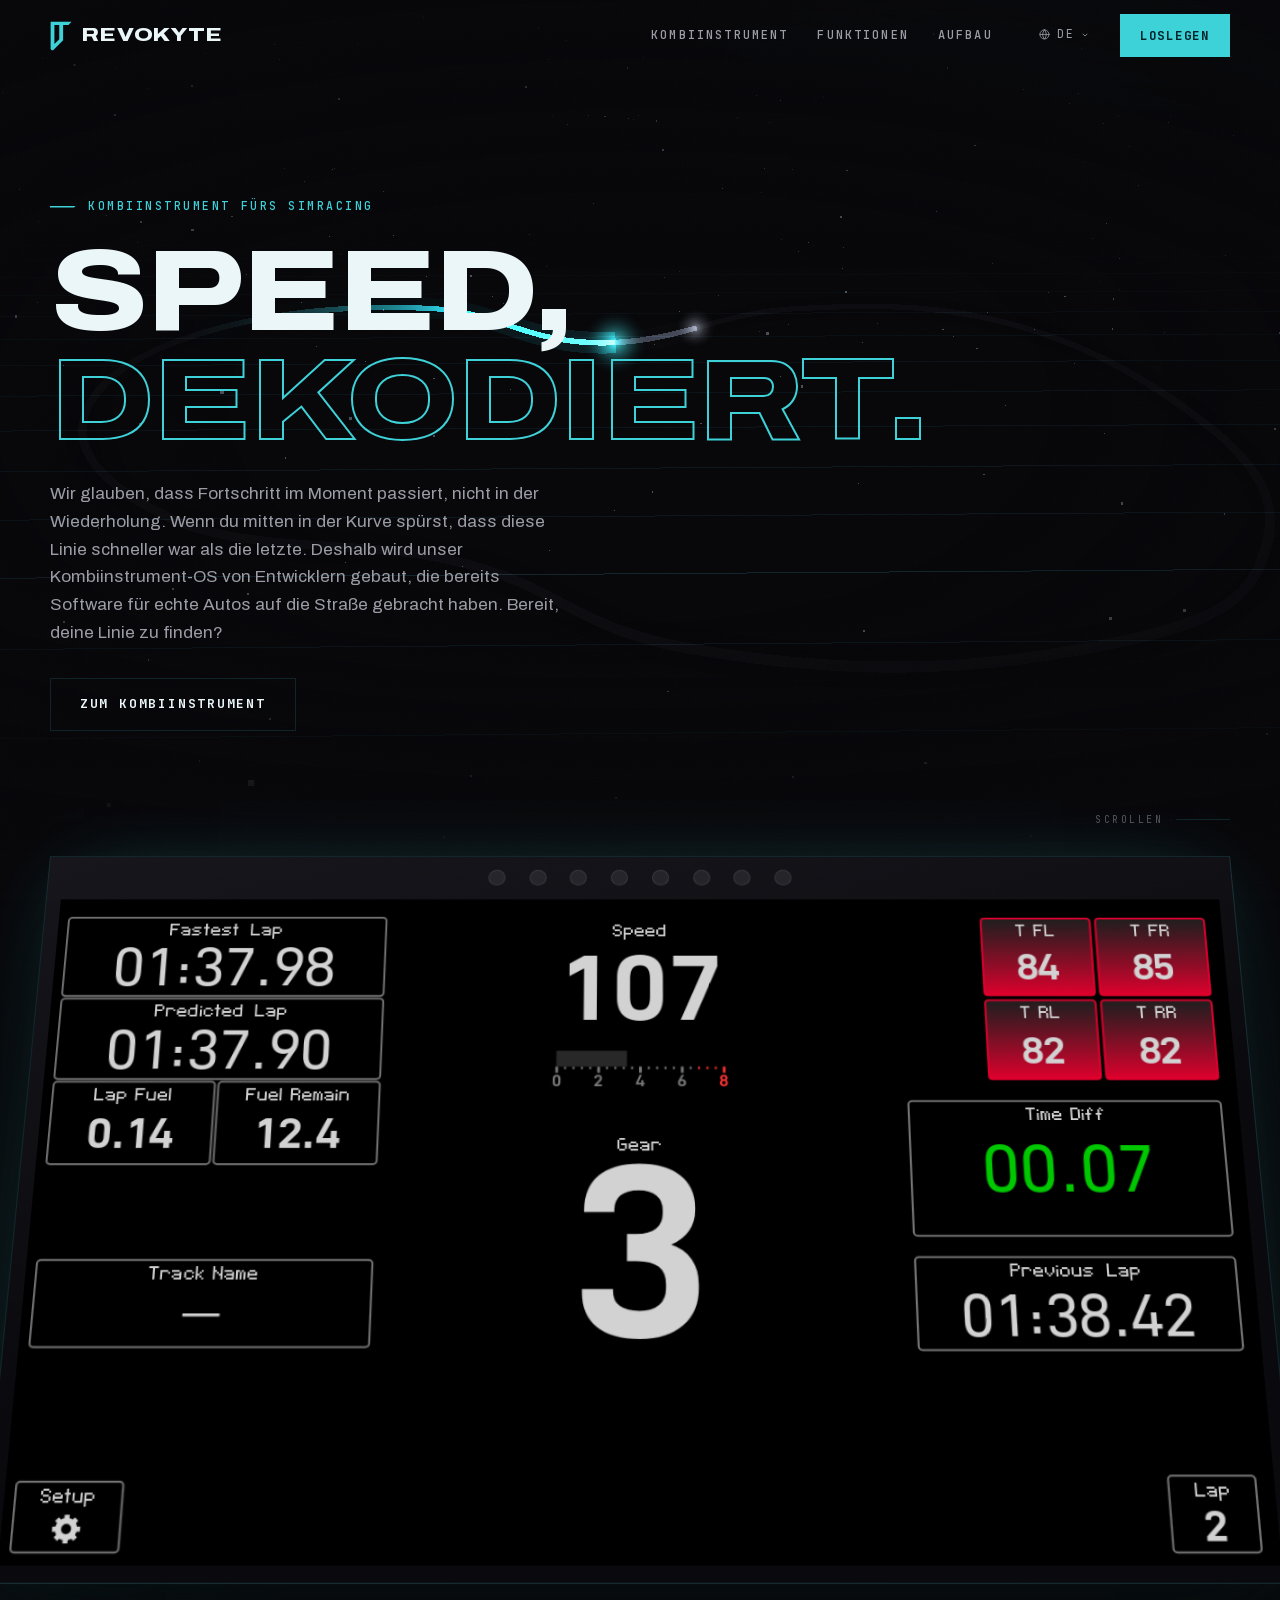
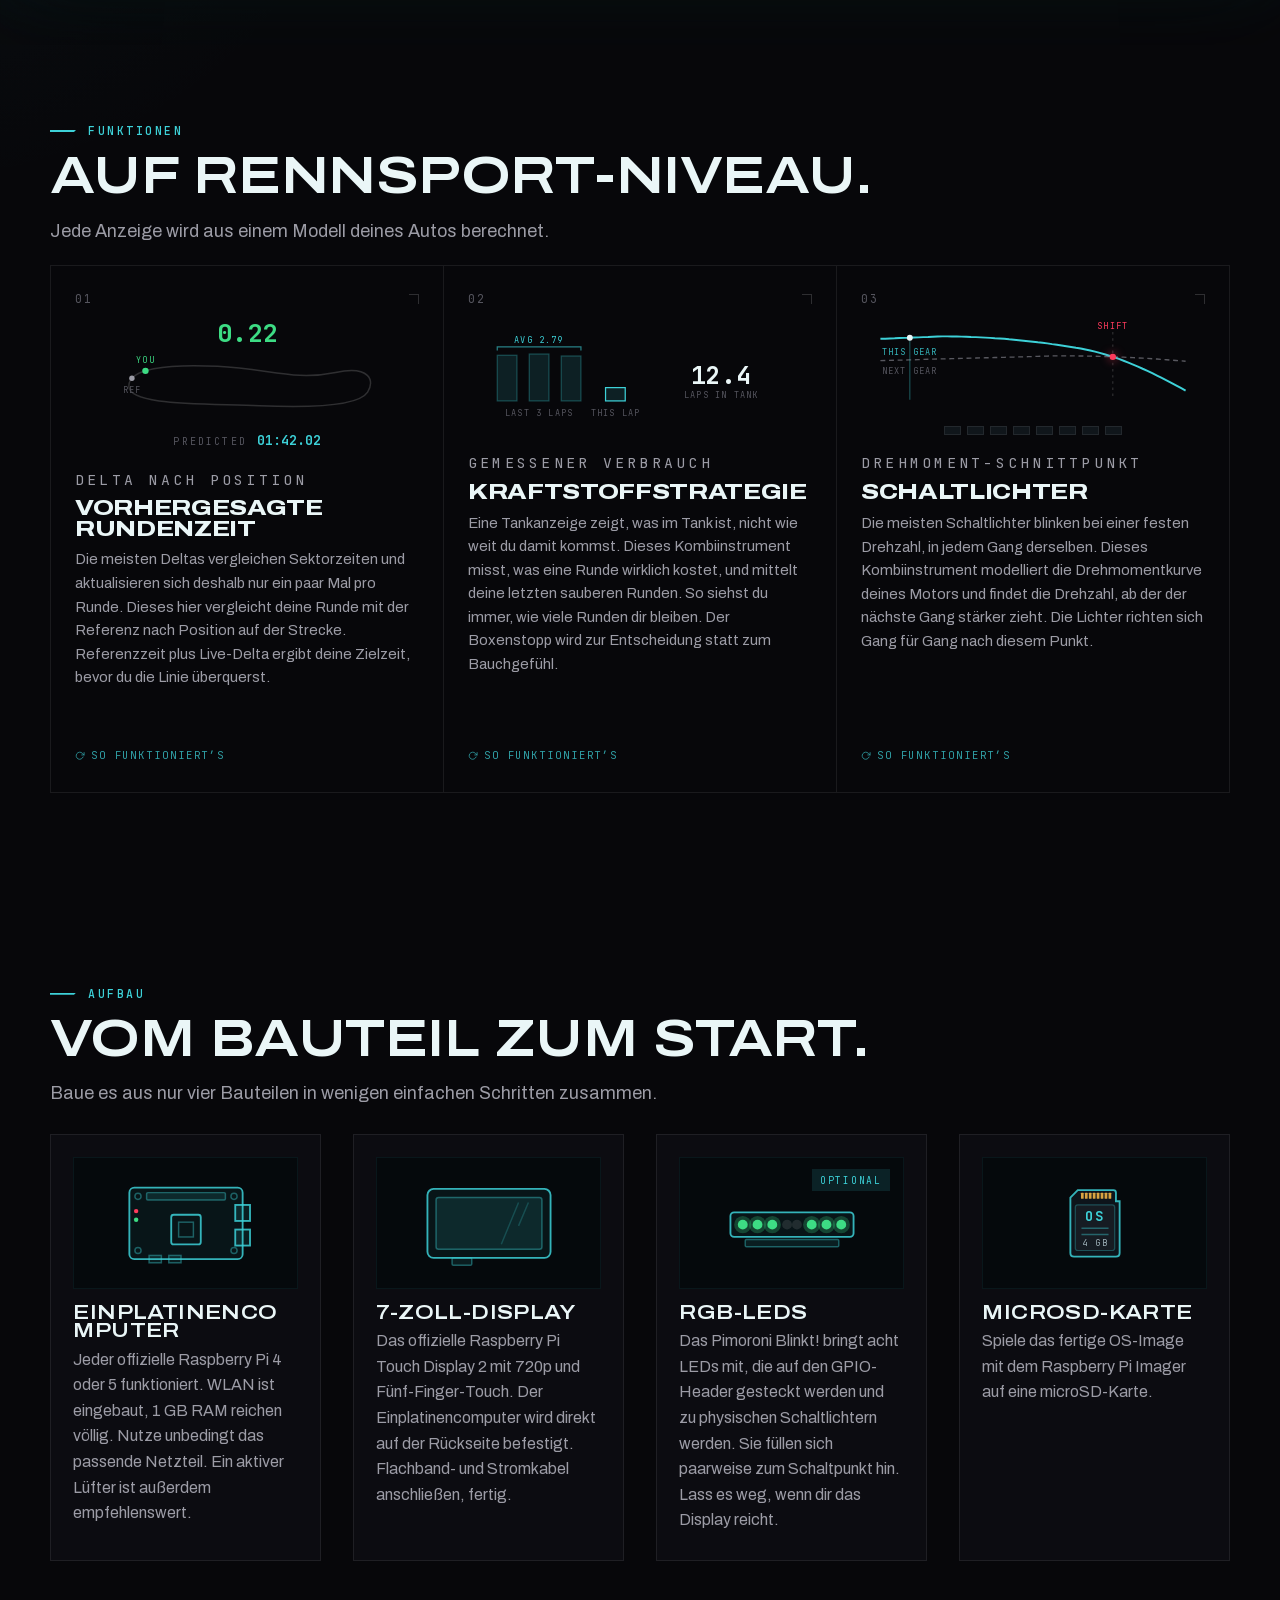
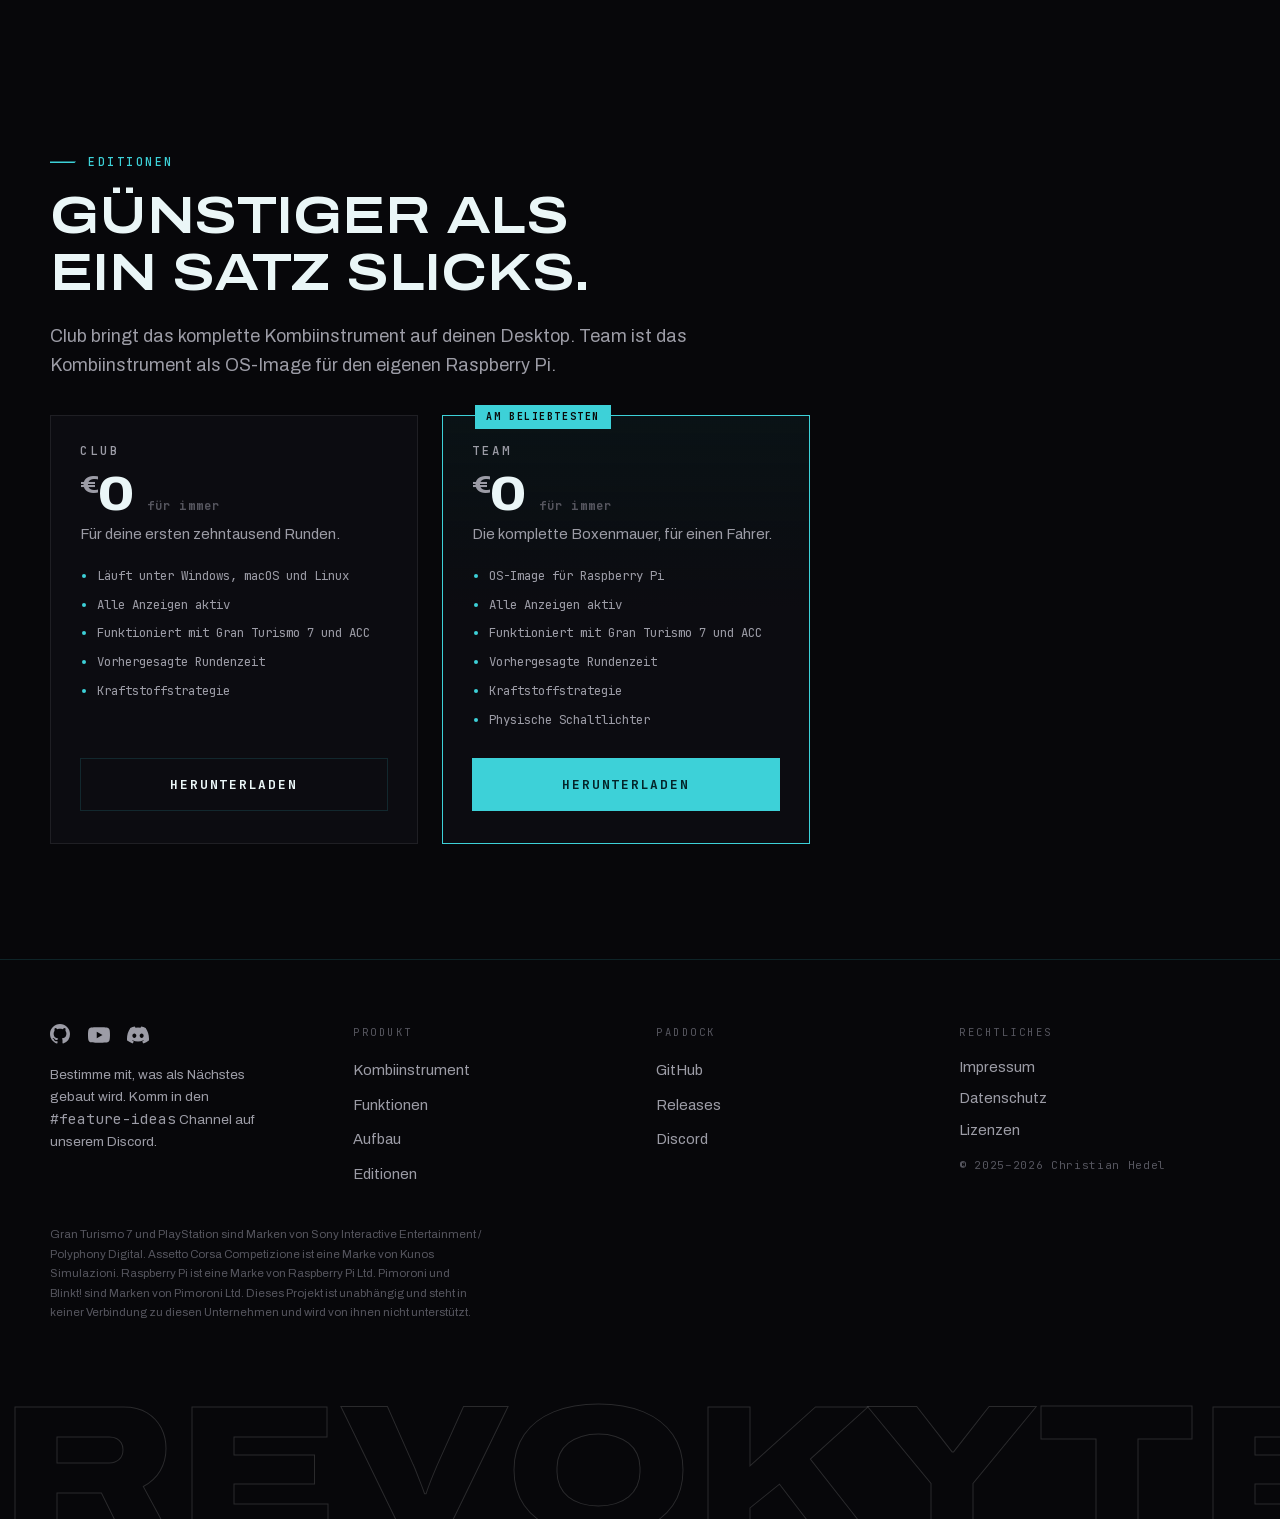
<file: de/index.html>
<!DOCTYPE html><html lang="de"> <head><meta charset="utf-8"><meta name="viewport" content="width=device-width, initial-scale=1"><title>Revokyte — Das Open-Source-Kombiinstrument-OS für Simracer.</title><meta name="description" content="Revokyte ist ein Open-Source-Kombiinstrument-OS fürs Simracing, entwickelt für Einplatinencomputer. Absolut flüssige Echtzeit-Telemetrie in deinen Lieblings-Simulatoren. Läuft komplett in deinem lokalen Netzwerk."><link rel="canonical" href="https://www.revokyte.com/de/"><link rel="alternate" hreflang="en" href="https://www.revokyte.com/"><link rel="alternate" hreflang="de" href="https://www.revokyte.com/de/"><link rel="alternate" hreflang="x-default" href="https://www.revokyte.com/"><meta property="og:title" content="Revokyte — Das Open-Source-Kombiinstrument-OS für Simracer."><meta property="og:description" content="Revokyte ist ein Open-Source-Kombiinstrument-OS fürs Simracing, entwickelt für Einplatinencomputer. Absolut flüssige Echtzeit-Telemetrie in deinen Lieblings-Simulatoren. Läuft komplett in deinem lokalen Netzwerk."><meta property="og:type" content="website"><meta property="og:url" content="https://www.revokyte.com/de/"><meta property="og:site_name" content="Revokyte"><meta property="og:locale" content="de_DE"><meta property="og:locale:alternate" content="en_US"><meta property="og:image" content="https://www.revokyte.com/og-de.png"><meta property="og:image:width" content="1200"><meta property="og:image:height" content="630"><meta property="og:image:alt" content="Revokyte-Sharecard: die Überschrift „Speed, dekodiert.“ auf dunklem Grund unter einer Reihe Schaltlichter, darunter der Revokyte-Schriftzug."><meta name="twitter:card" content="summary_large_image"><meta name="theme-color" content="#07070a"><link rel="icon" type="image/svg+xml" href="/icon.svg"><link rel="preload" href="/fonts/archivo-latin.woff2" as="font" type="font/woff2" crossorigin><link rel="preload" href="/fonts/jetbrains-mono-latin.woff2" as="font" type="font/woff2" crossorigin><script type="application/ld+json">{"@context":"https://schema.org","@graph":[{"@type":"Organization","@id":"https://www.revokyte.com/#organization","name":"Revokyte","url":"https://www.revokyte.com/","logo":{"@type":"ImageObject","@id":"https://www.revokyte.com/#logo","url":"https://www.revokyte.com/logo.svg","contentUrl":"https://www.revokyte.com/logo.svg","width":91,"height":125,"caption":"Revokyte"},"image":{"@id":"https://www.revokyte.com/#logo"},"sameAs":["https://github.com/chrshdl/revokyte","https://github.com/chrshdl/instrument-cluster-os","https://www.youtube.com/@REVOKYTE","https://discord.gg/dEQJSuva7K"]},{"@type":"WebSite","@id":"https://www.revokyte.com/#website","url":"https://www.revokyte.com/","name":"Revokyte","description":"Revokyte ist ein Open-Source-Kombiinstrument-OS fürs Simracing, entwickelt für Einplatinencomputer. Absolut flüssige Echtzeit-Telemetrie in deinen Lieblings-Simulatoren. Läuft komplett in deinem lokalen Netzwerk.","publisher":{"@id":"https://www.revokyte.com/#organization"},"inLanguage":["en-US","de-DE"]},{"@type":"WebPage","@id":"https://www.revokyte.com/de/#webpage","url":"https://www.revokyte.com/de/","name":"Revokyte — Das Open-Source-Kombiinstrument-OS für Simracer.","description":"Revokyte ist ein Open-Source-Kombiinstrument-OS fürs Simracing, entwickelt für Einplatinencomputer. Absolut flüssige Echtzeit-Telemetrie in deinen Lieblings-Simulatoren. Läuft komplett in deinem lokalen Netzwerk.","isPartOf":{"@id":"https://www.revokyte.com/#website"},"about":{"@id":"https://www.revokyte.com/#software"},"inLanguage":"de-DE"},{"@type":"SoftwareApplication","@id":"https://www.revokyte.com/#software","name":"Revokyte","url":"https://www.revokyte.com/","description":"Revokyte ist ein Open-Source-Kombiinstrument-OS fürs Simracing, entwickelt für Einplatinencomputer. Absolut flüssige Echtzeit-Telemetrie in deinen Lieblings-Simulatoren. Läuft komplett in deinem lokalen Netzwerk.","applicationCategory":"UtilitiesApplication","applicationSubCategory":"Sim racing instrument cluster","operatingSystem":"Windows, macOS, Linux, Raspberry Pi","license":"https://www.gnu.org/licenses/gpl-3.0.html","isAccessibleForFree":true,"offers":{"@type":"Offer","price":"0","priceCurrency":"EUR","availability":"https://schema.org/InStock"},"publisher":{"@id":"https://www.revokyte.com/#organization"},"inLanguage":"en"}]}</script><link rel="stylesheet" href="/_astro/index.Cy46EHfT.css">
<link rel="stylesheet" href="/_astro/index.BeJowm80.css"></head> <body>  <header class="nav" data-astro-cid-dmqpwcec> <div class="wrap nav-inner" data-astro-cid-dmqpwcec> <a href="/de/#top" class="brand" aria-label="Revokyte Startseite" data-astro-cid-dmqpwcec> <img src="/logo.svg" alt="" width="22" height="30" data-astro-cid-dmqpwcec> <span data-astro-cid-dmqpwcec>REVOKYTE</span> </a> <nav class="links" aria-label="Bereiche" data-astro-cid-dmqpwcec> <a href="/de/#instrument-cluster" data-astro-cid-dmqpwcec>Kombi­instrument</a><a href="/de/#features" data-astro-cid-dmqpwcec>Funktionen</a><a href="/de/#assembly" data-astro-cid-dmqpwcec>Aufbau</a> </nav> <div class="actions" data-astro-cid-dmqpwcec> <div class="lang-picker" data-astro-cid-dkurt46j> <details data-lang-menu data-astro-cid-dkurt46j> <summary aria-label="Sprache wählen" data-astro-cid-dkurt46j> <svg viewBox="0 0 24 24" fill="none" stroke="currentColor" stroke-width="1.8" stroke-linecap="round" stroke-linejoin="round" aria-hidden="true"><circle cx="12" cy="12" r="10"/><line x1="2" y1="12" x2="22" y2="12"/><path d="M12 2a15.3 15.3 0 0 1 4 10 15.3 15.3 0 0 1-4 10 15.3 15.3 0 0 1-4-10 15.3 15.3 0 0 1 4-10z"/></svg> <span class="cur" data-astro-cid-dkurt46j>DE</span> <svg viewBox="0 0 24 24" fill="none" stroke="currentColor" stroke-width="2.4" stroke-linecap="round" stroke-linejoin="round" aria-hidden="true"><polyline points="6 9 12 15 18 9"/></svg> </summary> <ul data-astro-cid-dkurt46j> <li data-astro-cid-dkurt46j>  <a href="/" hreflang="en" lang="en" aria-label="Switch to English" data-astro-cid-dkurt46j>EN</a> </li><li data-astro-cid-dkurt46j>  <a href="/de/" hreflang="de" lang="de" aria-current="true" aria-label="Deutsch" data-astro-cid-dkurt46j>DE</a> </li> </ul> </details> </div>  <a class="btn btn-primary nav-cta" href="/de/#editions" data-astro-cid-dmqpwcec>Loslegen</a> </div>  <div class="nav-mobile-actions" data-astro-cid-dmqpwcec> <div class="lang-picker" data-astro-cid-dkurt46j> <details data-lang-menu data-astro-cid-dkurt46j> <summary aria-label="Sprache wählen" data-astro-cid-dkurt46j> <svg viewBox="0 0 24 24" fill="none" stroke="currentColor" stroke-width="1.8" stroke-linecap="round" stroke-linejoin="round" aria-hidden="true"><circle cx="12" cy="12" r="10"/><line x1="2" y1="12" x2="22" y2="12"/><path d="M12 2a15.3 15.3 0 0 1 4 10 15.3 15.3 0 0 1-4 10 15.3 15.3 0 0 1-4-10 15.3 15.3 0 0 1 4-10z"/></svg> <span class="cur" data-astro-cid-dkurt46j>DE</span> <svg viewBox="0 0 24 24" fill="none" stroke="currentColor" stroke-width="2.4" stroke-linecap="round" stroke-linejoin="round" aria-hidden="true"><polyline points="6 9 12 15 18 9"/></svg> </summary> <ul data-astro-cid-dkurt46j> <li data-astro-cid-dkurt46j>  <a href="/" hreflang="en" lang="en" aria-label="Switch to English" data-astro-cid-dkurt46j>EN</a> </li><li data-astro-cid-dkurt46j>  <a href="/de/" hreflang="de" lang="de" aria-current="true" aria-label="Deutsch" data-astro-cid-dkurt46j>DE</a> </li> </ul> </details> </div>  </div> <button class="nav-burger" data-nav-toggle aria-expanded="false" aria-label="Menü umschalten" data-astro-cid-dmqpwcec> <span data-astro-cid-dmqpwcec></span> <span data-astro-cid-dmqpwcec></span> </button> </div> </header> <div class="nav-overlay" data-nav-overlay data-astro-cid-dmqpwcec> <nav aria-label="Mobil" data-astro-cid-dmqpwcec> <a href="/de/#instrument-cluster" class="display" style="--i:0" data-astro-cid-dmqpwcec> Kombi­instrument </a><a href="/de/#features" class="display" style="--i:1" data-astro-cid-dmqpwcec> Funktionen </a><a href="/de/#assembly" class="display" style="--i:2" data-astro-cid-dmqpwcec> Aufbau </a> <a href="/de/#editions" class="display" style="--i:3" data-astro-cid-dmqpwcec>Loslegen</a> </nav> </div>  <main>  <section class="hero" id="top" data-astro-cid-nlow4r3u> <canvas id="hero-canvas" aria-hidden="true" data-astro-cid-nlow4r3u></canvas> <div class="hero-vignette" aria-hidden="true" data-astro-cid-nlow4r3u></div> <div class="wrap" data-astro-cid-nlow4r3u> <div class="hero-intro" data-astro-cid-nlow4r3u> <p class="kicker reveal" data-astro-cid-nlow4r3u>Kombiinstrument fürs Simracing</p> <h1 class="reveal" style="--d:.08s; --h1-chars:10" data-astro-cid-nlow4r3u> Speed,<br data-astro-cid-nlow4r3u> <span class="outline" data-astro-cid-nlow4r3u>dekodiert.</span> </h1> <p class="lead reveal" style="--d:.16s" data-astro-cid-nlow4r3u> 
Wir glauben, dass Fortschritt im Moment passiert, nicht in der
    Wiederholung. Wenn du mitten in der Kurve spürst, dass diese Linie
    schneller war als die letzte. Deshalb wird unser Kombiinstrument-OS
    von Entwicklern gebaut, die bereits Software für echte Autos auf die
    Straße gebracht haben. Bereit, deine Linie zu finden?
 </p> <a class="btn btn-ghost hero-cta reveal" style="--d:.22s" href="#instrument-cluster" data-astro-cid-nlow4r3u> Zum Kombiinstrument </a> <div class="scroll-hint" aria-hidden="true" data-astro-cid-nlow4r3u> <span data-astro-cid-nlow4r3u>Scrollen</span> <span class="scroll-hint-line" data-astro-cid-nlow4r3u></span> </div> </div> <figure class="device-slot" id="instrument-cluster" data-astro-cid-nlow4r3u> <div class="device" data-astro-cid-nlow4r3u> <div class="blinkt" aria-hidden="true" data-astro-cid-nlow4r3u> <i data-astro-cid-nlow4r3u></i><i data-astro-cid-nlow4r3u></i><i data-astro-cid-nlow4r3u></i><i data-astro-cid-nlow4r3u></i><i data-astro-cid-nlow4r3u></i><i data-astro-cid-nlow4r3u></i><i data-astro-cid-nlow4r3u></i><i data-astro-cid-nlow4r3u></i> </div> <canvas id="cluster" role="img" aria-label="Animierte Demo des Revokyte Kombiinstruments: Geschwindigkeit, Gang, Drehzahlbalken, Rundendelta, Kraftstoff und Reifentemperaturen" data-astro-cid-nlow4r3u></canvas> </div> </figure> </div> </section>  <section id="features" data-astro-cid-vnivfuh2> <div class="wrap" data-astro-cid-vnivfuh2> <p class="kicker reveal" data-astro-cid-vnivfuh2>Funktionen</p> <h2 class="section-title reveal" style="--d:.06s" data-astro-cid-vnivfuh2>Auf Rennsport-Niveau.</h2> <p class="section-lead reveal" style="--d:.12s" data-astro-cid-vnivfuh2>Jede Anzeige wird aus einem Modell deines Autos berechnet.</p> <div class="feature-grid" data-astro-cid-vnivfuh2>  <article class="feature reveal" data-flip role="button" tabindex="0" aria-pressed="false" data-astro-cid-lxmfzltz> <div class="flip-inner" data-astro-cid-lxmfzltz> <div class="flip-face front" data-astro-cid-lxmfzltz> <div class="feature-top" data-astro-cid-lxmfzltz> <span class="feature-num" data-astro-cid-lxmfzltz>01</span> <span class="feature-tick" aria-hidden="true" data-astro-cid-lxmfzltz></span> </div> <div class="demo demo-delta" aria-hidden="true" data-astro-cid-qocr6l7y> <span class="delta-big" data-demo-delta data-astro-cid-qocr6l7y>0.31</span> <svg class="trk" viewBox="0 0 260 56" fill="none" data-demo-track data-astro-cid-qocr6l7y> <path class="trk-line" data-trk-path d="M 34 26 C 34 12 64 8 106 10 C 148 12 168 22 202 15 C 230 9 234 22 228 31 C 221 42 186 44 140 42 C 92 40 34 42 34 26 Z" data-astro-cid-qocr6l7y></path> <circle class="trk-ref" data-trk-ref r="2.2" data-astro-cid-qocr6l7y></circle> <circle class="trk-you" data-trk-you r="2.6" data-astro-cid-qocr6l7y></circle> <text class="trk-lbl" data-trk-ref-lbl data-astro-cid-qocr6l7y>REF</text> <text class="trk-lbl trk-lbl-you" data-trk-you-lbl data-astro-cid-qocr6l7y>YOU</text> </svg> <div class="pred-row" data-astro-cid-qocr6l7y> <span class="lbl" data-astro-cid-qocr6l7y>PREDICTED</span> <span class="pred-val" data-demo-pred data-astro-cid-qocr6l7y>01:41.93</span> </div> </div>  <p class="feature-kicker" data-astro-cid-lxmfzltz>Delta nach Position</p> <h3 data-astro-cid-lxmfzltz>Vorhergesagte Rundenzeit</h3> <p data-astro-cid-lxmfzltz>
Die meisten Deltas vergleichen Sektorzeiten und aktualisieren sich
      deshalb nur ein paar Mal pro Runde. Dieses hier vergleicht deine
      Runde mit der Referenz nach Position auf der Strecke. Referenzzeit
      plus Live-Delta ergibt deine Zielzeit, bevor du die Linie überquerst.
</p> <span class="flip-hint" data-astro-cid-lxmfzltz><svg class="flip-icon" viewBox="0 0 24 24" fill="none" stroke="currentColor" stroke-width="2" stroke-linecap="round" stroke-linejoin="round" aria-hidden="true"><polyline points="23 4 23 10 17 10"/><path d="M20.49 15a9 9 0 1 1-2.12-9.36L23 10"/></svg> so funktioniert’s</span> </div> <div class="flip-face back" aria-hidden="true" data-astro-cid-lxmfzltz> <span class="back-lbl" data-astro-cid-lxmfzltz>So funktioniert’s</span> <ul data-astro-cid-lxmfzltz> <li>Jede Runde wird als 3D-Trajektorie aufgezeichnet und auf eine
        gleichmäßige Bogenlänge von 5&nbsp;m resampelt, mit einem Spline,
        der Distanz auf Zeit abbildet.</li> <li>In jedem Frame wird die Fahrzeugposition per
        KDTree-Segmentsuche auf diese Linie projiziert. Das Delta ist die
        Rundenuhr minus die Spline-Zeit an diesem Punkt.</li> <li>Abseits der Strecke wird der Fortschritt gekoppelt
        weitergerechnet, damit das Delta weiterläuft. Unsaubere,
        unvollständige oder unplausibel schnelle Runden werden aber nie
        zur Referenz.</li> <li>Vorherige und schnellste Runde liegen nebeneinander und lassen
        sich mitten in der Runde umschalten. Die vorhergesagte Zeit ist
        Referenzzeit plus Live-Delta auf einer Uhr, sie kann also nicht
        auseinanderlaufen.</li> </ul> <span class="flip-hint" data-astro-cid-lxmfzltz><svg class="flip-icon" viewBox="0 0 24 24" fill="none" stroke="currentColor" stroke-width="2" stroke-linecap="round" stroke-linejoin="round" aria-hidden="true"><polyline points="23 4 23 10 17 10"/><path d="M20.49 15a9 9 0 1 1-2.12-9.36L23 10"/></svg> zurück</span> </div> </div> </article>  <article class="feature reveal" data-flip role="button" tabindex="0" aria-pressed="false" style="--d:.08s" data-astro-cid-lxmfzltz> <div class="flip-inner" data-astro-cid-lxmfzltz> <div class="flip-face front" data-astro-cid-lxmfzltz> <div class="feature-top" data-astro-cid-lxmfzltz> <span class="feature-num" data-astro-cid-lxmfzltz>02</span> <span class="feature-tick" aria-hidden="true" data-astro-cid-lxmfzltz></span> </div> <div class="demo demo-fuel" aria-hidden="true" data-astro-cid-crkf2y75> <svg class="fl" viewBox="0 0 260 74" fill="none" data-demo-fuelviz data-astro-cid-crkf2y75> <rect class="fl-bar" data-fl-b0 x="14" width="16" data-astro-cid-crkf2y75></rect> <rect class="fl-bar" data-fl-b1 x="40" width="16" data-astro-cid-crkf2y75></rect> <rect class="fl-bar" data-fl-b2 x="66" width="16" data-astro-cid-crkf2y75></rect> <rect class="fl-bar fl-bar-live" data-fl-live x="102" width="16" data-astro-cid-crkf2y75></rect> <path class="fl-bracket" d="M14 15 V12 H82 V15" data-astro-cid-crkf2y75></path> <text class="fl-lbl fl-avg" data-fl-avg x="48" y="9" text-anchor="middle" data-astro-cid-crkf2y75>AVG 2.79</text> <text class="fl-lbl" x="48" y="68" text-anchor="middle" data-astro-cid-crkf2y75>LAST 3 LAPS</text> <text class="fl-lbl" x="110" y="68" text-anchor="middle" data-astro-cid-crkf2y75>THIS LAP</text> <text class="fl-laps" data-fl-laps x="196" y="42" text-anchor="middle" data-astro-cid-crkf2y75>12.4</text> <text class="fl-lbl" x="196" y="54" text-anchor="middle" data-astro-cid-crkf2y75>LAPS IN TANK</text> </svg> </div>  <p class="feature-kicker" data-astro-cid-lxmfzltz>Gemessener Verbrauch</p> <h3 data-astro-cid-lxmfzltz>Kraftstoffstrategie</h3> <p data-astro-cid-lxmfzltz>
Eine Tankanzeige zeigt, was im Tank ist, nicht wie weit du damit
      kommst. Dieses Kombiinstrument misst, was eine Runde wirklich
      kostet, und mittelt deine letzten sauberen Runden. So siehst du
      immer, wie viele Runden dir bleiben. Der Boxenstopp wird zur
      Entscheidung statt zum Bauchgefühl.
</p> <span class="flip-hint" data-astro-cid-lxmfzltz><svg class="flip-icon" viewBox="0 0 24 24" fill="none" stroke="currentColor" stroke-width="2" stroke-linecap="round" stroke-linejoin="round" aria-hidden="true"><polyline points="23 4 23 10 17 10"/><path d="M20.49 15a9 9 0 1 1-2.12-9.36L23 10"/></svg> so funktioniert’s</span> </div> <div class="flip-face back" aria-hidden="true" data-astro-cid-lxmfzltz> <span class="back-lbl" data-astro-cid-lxmfzltz>So funktioniert’s</span> <ul data-astro-cid-lxmfzltz> <li>Rundengrenzen ergeben sich aus dem Zurücksetzen der Rundenuhr
        im Spiel. Jede beendete Runde legt ihren gemessenen Verbrauch in
        ein gleitendes Drei-Runden-Fenster.</li> <li>Die verbleibenden Runden sind der aktuelle Füllstand geteilt
        durch den Mittelwert dieses Fensters. Die Live-Anzeige
        aktualisiert sich im 3-Sekunden-Takt.</li> <li>Ein steigender Füllstand bedeutet Nachtanken an der Box, diese
        Runde wird verworfen. Out-Laps, Startaufstellung und Neustarts
        liefern nie einen Messwert.</li> <li>Nahezu null Verbrauch heißt, dass der Spritverbrauch
        deaktiviert ist, und die Schätzung springt zurück auf
<code>--.-</code>. Unter drei Runden Reichweite wird die Anzeige
        gelb, unter einer rot.</li> </ul> <span class="flip-hint" data-astro-cid-lxmfzltz><svg class="flip-icon" viewBox="0 0 24 24" fill="none" stroke="currentColor" stroke-width="2" stroke-linecap="round" stroke-linejoin="round" aria-hidden="true"><polyline points="23 4 23 10 17 10"/><path d="M20.49 15a9 9 0 1 1-2.12-9.36L23 10"/></svg> zurück</span> </div> </div> </article>  <article class="feature reveal" data-flip role="button" tabindex="0" aria-pressed="false" style="--d:.16s" data-astro-cid-lxmfzltz> <div class="flip-inner" data-astro-cid-lxmfzltz> <div class="flip-face front" data-astro-cid-lxmfzltz> <div class="feature-top" data-astro-cid-lxmfzltz> <span class="feature-num" data-astro-cid-lxmfzltz>03</span> <span class="feature-tick" aria-hidden="true" data-astro-cid-lxmfzltz></span> </div> <div class="demo demo-shift" aria-hidden="true" data-astro-cid-cgdn7dm2> <svg class="tq" viewBox="0 0 260 74" fill="none" data-demo-torque data-astro-cid-cgdn7dm2> <line class="tq-shift-line" data-tq-line data-astro-cid-cgdn7dm2></line> <path class="tq-next" data-tq-next data-astro-cid-cgdn7dm2></path> <path class="tq-now" data-tq-now data-astro-cid-cgdn7dm2></path> <line class="tq-cursor-line" data-tq-cursor-line data-astro-cid-cgdn7dm2></line> <circle class="tq-cursor-dot" data-tq-cursor-dot r="2.4" data-astro-cid-cgdn7dm2></circle> <circle class="tq-cross" data-tq-cross r="2.6" data-astro-cid-cgdn7dm2></circle> <text class="tq-lbl tq-lbl-shift" data-tq-shift-lbl text-anchor="middle" data-astro-cid-cgdn7dm2>SHIFT</text> <text class="tq-lbl tq-lbl-now" data-tq-now-lbl data-astro-cid-cgdn7dm2>THIS GEAR</text> <text class="tq-lbl" data-tq-next-lbl data-astro-cid-cgdn7dm2>NEXT GEAR</text> </svg> <div class="ledbar" data-demo-leds data-astro-cid-cgdn7dm2> <i data-astro-cid-cgdn7dm2></i><i data-astro-cid-cgdn7dm2></i><i data-astro-cid-cgdn7dm2></i><i data-astro-cid-cgdn7dm2></i><i data-astro-cid-cgdn7dm2></i><i data-astro-cid-cgdn7dm2></i><i data-astro-cid-cgdn7dm2></i><i data-astro-cid-cgdn7dm2></i> </div> </div>  <p class="feature-kicker" data-astro-cid-lxmfzltz>Drehmoment-Schnittpunkt</p> <h3 data-astro-cid-lxmfzltz>Schaltlichter</h3> <p data-astro-cid-lxmfzltz>
Die meisten Schaltlichter blinken bei einer festen Drehzahl, in
      jedem Gang derselben. Dieses Kombiinstrument modelliert die
      Drehmomentkurve deines Motors und findet die Drehzahl, ab der der
      nächste Gang stärker zieht. Die Lichter richten sich Gang für Gang
      nach diesem Punkt.
</p> <span class="flip-hint" data-astro-cid-lxmfzltz><svg class="flip-icon" viewBox="0 0 24 24" fill="none" stroke="currentColor" stroke-width="2" stroke-linecap="round" stroke-linejoin="round" aria-hidden="true"><polyline points="23 4 23 10 17 10"/><path d="M20.49 15a9 9 0 1 1-2.12-9.36L23 10"/></svg> so funktioniert’s</span> </div> <div class="flip-face back" aria-hidden="true" data-astro-cid-lxmfzltz> <span class="back-lbl" data-astro-cid-lxmfzltz>So funktioniert’s</span> <ul data-astro-cid-lxmfzltz> <li>Ein Motormodell rekonstruiert die Drehmomentkurve aus
        Spitzenleistung, maximalem Drehmoment und Drehzahlgrenze. Das
        Raddrehmoment ist diese Kurve multipliziert mit der
        Getriebeübersetzung.</li> <li>Für jeden Gang findet der Rechner den Schnittpunkt, an dem der
        nächste Gang mehr Raddrehmoment liefert. Diese Drehzahl wird zum
        Schaltpunkt.</li> <li>Die Übersetzungen kommen aus der Live-Telemetrie: Eine
        Setup-Änderung berechnet sofort alle Schaltpunkte neu.</li> <li>Das LED-Fenster ist rund 1600&nbsp;U/min breit und wird pro Gang
        skaliert. Ein Medianfilter auf der Drehzahl und eine
        Schmitt-Trigger-Hysterese verhindern, dass der Balken flackert.</li> </ul> <span class="flip-hint" data-astro-cid-lxmfzltz><svg class="flip-icon" viewBox="0 0 24 24" fill="none" stroke="currentColor" stroke-width="2" stroke-linecap="round" stroke-linejoin="round" aria-hidden="true"><polyline points="23 4 23 10 17 10"/><path d="M20.49 15a9 9 0 1 1-2.12-9.36L23 10"/></svg> zurück</span> </div> </div> </article>   </div> </div> </section>  <section id="assembly" data-astro-cid-cx7gdanv> <div class="wrap" data-astro-cid-cx7gdanv> <p class="kicker reveal" data-astro-cid-cx7gdanv>Aufbau</p> <h2 class="section-title reveal" style="--d:.06s" data-astro-cid-cx7gdanv>Vom Bauteil zum Start.</h2> <p class="section-lead reveal" style="--d:.12s" data-astro-cid-cx7gdanv>Baue es aus nur vier Bauteilen in wenigen einfachen Schritten zusammen.</p> <div class="grid" data-astro-cid-cx7gdanv>  <article class="card reveal" data-astro-cid-mk3zicmo> <div class="demo" aria-hidden="true" data-astro-cid-mk3zicmo>  <svg viewBox="0 0 120 90"> <rect x="14" y="16" width="92" height="58" rx="4" class="ln fill"></rect> <circle cx="21" cy="23" r="2.5" class="ln2"></circle> <circle cx="99" cy="23" r="2.5" class="ln2"></circle> <circle cx="21" cy="67" r="2.5" class="ln2"></circle> <circle cx="99" cy="67" r="2.5" class="ln2"></circle> <rect x="28" y="20" width="64" height="6" rx="1" class="ln2 fill2"></rect> <rect x="48" y="38" width="24" height="24" rx="2" class="ln"></rect> <rect x="54" y="44" width="12" height="12" class="ln2"></rect> <rect x="100" y="30" width="12" height="13" class="ln fill2"></rect> <rect x="100" y="50" width="12" height="13" class="ln fill2"></rect> <rect x="30" y="71" width="10" height="6" class="ln2 fill2"></rect> <rect x="46" y="71" width="10" height="6" class="ln2 fill2"></rect> <circle cx="19.5" cy="35" r="1.8" class="led-r"></circle> <circle cx="19.5" cy="42" r="1.8" class="led-g"></circle> </svg> </div> <h3 data-astro-cid-mk3zicmo>Einplatinencomputer</h3> <p data-astro-cid-mk3zicmo>
Jeder offizielle Raspberry Pi 4 oder 5 funktioniert. WLAN ist
      eingebaut, 1&nbsp;GB RAM reichen völlig. Nutze unbedingt das passende
      Netzteil. Ein aktiver Lüfter ist außerdem empfehlenswert.
</p> </article>  <article class="card reveal" style="--d:.08s" data-astro-cid-mk3zicmo> <div class="demo" aria-hidden="true" data-astro-cid-mk3zicmo>  <svg viewBox="0 0 120 90"> <rect x="10" y="17" width="100" height="56" rx="5" class="ln fill"></rect> <rect x="17" y="24" width="86" height="42" rx="2" class="ln2 fill2"></rect> <path d="M84 28 L70 62" class="ln2" opacity=".55"></path> <path d="M92 28 L84 47" class="ln2" opacity=".55"></path> <rect x="30" y="73" width="16" height="6" rx="1" class="ln2 fill2"></rect> </svg> </div> <h3 data-astro-cid-mk3zicmo>7-Zoll-Display</h3> <p data-astro-cid-mk3zicmo>
Das offizielle Raspberry Pi Touch Display 2 mit 720p und
      Fünf-Finger-Touch. Der Einplatinencomputer wird direkt auf der
      Rückseite befestigt. Flachband- und Stromkabel anschließen, fertig.
</p> </article>  <article class="card reveal" style="--d:.16s" data-astro-cid-mk3zicmo> <div class="demo" aria-hidden="true" data-astro-cid-mk3zicmo> <span class="tag" data-astro-cid-mk3zicmo>optional</span> <svg viewBox="0 0 120 90"> <rect x="10" y="36" width="100" height="20" rx="3" class="ln fill"></rect> <rect x="22" y="58" width="76" height="6" rx="1" class="ln2 fill2"></rect> <circle cx="20" cy="46" r="7" class="glow"></circle> <circle cx="32" cy="46" r="7" class="glow"></circle> <circle cx="44" cy="46" r="7" class="glow"></circle> <circle cx="20" cy="46" r="4" class="lit"></circle> <circle cx="32" cy="46" r="4" class="lit"></circle> <circle cx="44" cy="46" r="4" class="lit"></circle> <circle cx="56" cy="46" r="4" class="off"></circle> <circle cx="64" cy="46" r="4" class="off"></circle> <circle cx="76" cy="46" r="7" class="glow"></circle> <circle cx="88" cy="46" r="7" class="glow"></circle> <circle cx="100" cy="46" r="7" class="glow"></circle> <circle cx="76" cy="46" r="4" class="lit"></circle> <circle cx="88" cy="46" r="4" class="lit"></circle> <circle cx="100" cy="46" r="4" class="lit"></circle> </svg> </div> <h3 data-astro-cid-mk3zicmo>RGB-LEDs</h3> <p data-astro-cid-mk3zicmo>
Das Pimoroni Blinkt! bringt acht LEDs mit, die auf den GPIO-Header
      gesteckt werden und zu physischen Schaltlichtern werden. Sie füllen
      sich paarweise zum Schaltpunkt hin. Lass es weg, wenn dir das
      Display reicht.
</p> </article>  <article class="card reveal" style="--d:.24s" data-astro-cid-mk3zicmo> <div class="demo" aria-hidden="true" data-astro-cid-mk3zicmo>  <svg viewBox="0 0 120 90"> <path d="M46 18 H75 Q77 18 77 20 V27 H80 V69 Q80 72 77 72 H43 Q40 72 40 69 V24 Z" class="ln sd-body"></path> <rect x="48.6" y="20" width="2.2" height="5" rx="0.5" class="pin"></rect> <rect x="51.8" y="20" width="2.2" height="5" rx="0.5" class="pin"></rect> <rect x="55" y="20" width="2.2" height="5" rx="0.5" class="pin"></rect> <rect x="58.2" y="20" width="2.2" height="5" rx="0.5" class="pin"></rect> <rect x="61.4" y="20" width="2.2" height="5" rx="0.5" class="pin"></rect> <rect x="64.6" y="20" width="2.2" height="5" rx="0.5" class="pin"></rect> <rect x="67.8" y="20" width="2.2" height="5" rx="0.5" class="pin"></rect> <rect x="71" y="20" width="2.2" height="5" rx="0.5" class="pin"></rect> <rect x="44" y="30" width="32" height="37" rx="2" class="sd-sticker"></rect> <text x="60" y="43" class="sd-os" text-anchor="middle">OS</text> <path d="M49 49 h22 M49 54 h22" class="ln2"></path> <text x="60" y="63.5" class="sd-cap" text-anchor="middle">4 GB</text> </svg> </div> <h3 data-astro-cid-mk3zicmo>microSD-Karte</h3> <p data-astro-cid-mk3zicmo>
Spiele das fertige OS-Image mit dem Raspberry Pi Imager auf eine
      microSD-Karte.
</p> </article>   </div> </div> </section>  <section id="editions" data-astro-cid-3g77dryc> <div class="wrap" data-astro-cid-3g77dryc> <p class="kicker reveal" data-astro-cid-3g77dryc>Editionen</p> <h2 class="section-title reveal" style="--d:.06s" data-astro-cid-3g77dryc>Günstiger als<br />ein Satz Slicks.</h2> <p class="section-lead reveal" style="--d:.12s" data-astro-cid-3g77dryc>Club bringt das komplette Kombiinstrument auf deinen Desktop. Team ist das Kombiinstrument als OS-Image für den eigenen Raspberry Pi.</p> <div class="tier-grid" data-astro-cid-3g77dryc>  <article class="tier reveal" style="--d:0s" data-astro-cid-y7wep7gb>  <h3 class="mono" data-astro-cid-y7wep7gb>Club</h3> <div class="tier-price display" data-astro-cid-y7wep7gb> <span class="tier-currency" data-astro-cid-y7wep7gb>€</span>0 <span class="tier-period mono" data-astro-cid-y7wep7gb>für immer</span> </div> <p class="tier-tagline" data-astro-cid-y7wep7gb>Für deine ersten zehntausend Runden.</p> <ul class="mono" data-astro-cid-y7wep7gb> <li data-astro-cid-y7wep7gb>Läuft unter Windows, macOS und Linux</li><li data-astro-cid-y7wep7gb>Alle Anzeigen aktiv</li><li data-astro-cid-y7wep7gb>Funktioniert mit Gran Turismo 7 und ACC</li><li data-astro-cid-y7wep7gb>Vorhergesagte Rundenzeit</li><li data-astro-cid-y7wep7gb>Kraftstoffstrategie</li> </ul> <a class="btn btn-ghost" href="https://github.com/chrshdl/revokyte/releases" target="_blank" rel="noopener" data-astro-cid-y7wep7gb>Herunterladen</a> </article>  <article class="tier reveal featured" style="--d:0.08s" data-astro-cid-y7wep7gb> <span class="tier-badge mono" data-astro-cid-y7wep7gb>Am beliebtesten</span> <h3 class="mono" data-astro-cid-y7wep7gb>Team</h3> <div class="tier-price display" data-astro-cid-y7wep7gb> <span class="tier-currency" data-astro-cid-y7wep7gb>€</span>0 <span class="tier-period mono" data-astro-cid-y7wep7gb>für immer</span> </div> <p class="tier-tagline" data-astro-cid-y7wep7gb>Die komplette Boxenmauer, für einen Fahrer.</p> <ul class="mono" data-astro-cid-y7wep7gb> <li data-astro-cid-y7wep7gb>OS-Image für Raspberry Pi</li><li data-astro-cid-y7wep7gb>Alle Anzeigen aktiv</li><li data-astro-cid-y7wep7gb>Funktioniert mit Gran Turismo 7 und ACC</li><li data-astro-cid-y7wep7gb>Vorhergesagte Rundenzeit</li><li data-astro-cid-y7wep7gb>Kraftstoffstrategie</li><li data-astro-cid-y7wep7gb>Physische Schaltlichter</li> </ul> <a class="btn btn-primary" href="https://github.com/chrshdl/instrument-cluster-os/releases" target="_blank" rel="noopener" data-astro-cid-y7wep7gb>Herunterladen</a> </article>   </div> </div> </section>   <footer class="footer" data-astro-cid-sz7xmlte> <div class="wrap footer-grid" data-astro-cid-sz7xmlte> <div class="footer-col brand-col" data-astro-cid-sz7xmlte> <div class="socials" data-astro-cid-sz7xmlte> <a href="https://github.com/chrshdl/revokyte" target="_blank" rel="noopener" aria-label="GitHub" data-astro-cid-sz7xmlte> <svg viewBox="0 0 16 16" width="20" height="20" fill="currentColor" aria-hidden="true" data-astro-cid-sz7xmlte><path d="M8 0C3.58 0 0 3.58 0 8c0 3.54 2.29 6.53 5.47 7.59.4.07.55-.17.55-.38 0-.19-.01-.82-.01-1.49-2.01.37-2.53-.49-2.69-.94-.09-.23-.48-.94-.82-1.13-.28-.15-.68-.52-.01-.53.63-.01 1.08.58 1.23.82.72 1.21 1.87.87 2.33.66.07-.52.28-.87.51-1.07-1.78-.2-3.64-.89-3.64-3.95 0-.87.31-1.59.82-2.15-.08-.2-.36-1.02.08-2.12 0 0 .67-.21 2.2.82.64-.18 1.32-.27 2-.27s1.36.09 2 .27c1.53-1.04 2.2-.82 2.2-.82.44 1.1.16 1.92.08 2.12.51.56.82 1.27.82 2.15 0 3.07-1.87 3.75-3.65 3.95.29.25.54.73.54 1.48 0 1.07-.01 1.93-.01 2.2 0 .21.15.46.55.38A8.01 8.01 0 0 0 16 8c0-4.42-3.58-8-8-8Z" data-astro-cid-sz7xmlte></path></svg> </a> <a href="https://www.youtube.com/@REVOKYTE" target="_blank" rel="noopener" aria-label="YouTube" data-astro-cid-sz7xmlte> <svg viewBox="0 0 24 24" width="22" height="22" fill="currentColor" aria-hidden="true" data-astro-cid-sz7xmlte><path d="M23.498 6.186a3.016 3.016 0 0 0-2.122-2.136C19.505 3.545 12 3.545 12 3.545s-7.505 0-9.377.505A3.017 3.017 0 0 0 .502 6.186C0 8.07 0 12 0 12s0 3.93.502 5.814a3.016 3.016 0 0 0 2.122 2.136c1.871.505 9.376.505 9.376.505s7.505 0 9.377-.505a3.015 3.015 0 0 0 2.122-2.136C24 15.93 24 12 24 12s0-3.93-.502-5.814zM9.545 15.568V8.432L15.818 12l-6.273 3.568z" data-astro-cid-sz7xmlte></path></svg> </a> <a href="https://discord.gg/dEQJSuva7K" target="_blank" rel="noopener" aria-label="Discord" data-astro-cid-sz7xmlte> <svg viewBox="0 0 24 24" width="22" height="22" fill="currentColor" aria-hidden="true" data-astro-cid-sz7xmlte><path d="M20.317 4.37a19.791 19.791 0 0 0-4.885-1.515.074.074 0 0 0-.079.037c-.21.375-.444.864-.608 1.25a18.27 18.27 0 0 0-5.487 0 12.64 12.64 0 0 0-.617-1.25.077.077 0 0 0-.079-.037A19.736 19.736 0 0 0 3.677 4.37a.07.07 0 0 0-.032.027C.533 9.046-.32 13.58.099 18.057a.082.082 0 0 0 .031.057 19.9 19.9 0 0 0 5.993 3.03.078.078 0 0 0 .084-.028 14.09 14.09 0 0 0 1.226-1.994.076.076 0 0 0-.041-.106 13.107 13.107 0 0 1-1.872-.892.077.077 0 0 1-.008-.128 10.2 10.2 0 0 0 .372-.292.074.074 0 0 1 .077-.01c3.928 1.793 8.18 1.793 12.062 0a.074.074 0 0 1 .078.01c.12.098.246.198.373.292a.077.077 0 0 1-.006.127 12.299 12.299 0 0 1-1.873.892.077.077 0 0 0-.041.107c.36.698.772 1.362 1.225 1.993a.076.076 0 0 0 .084.028 19.839 19.839 0 0 0 6.002-3.03.077.077 0 0 0 .032-.054c.5-5.177-.838-9.674-3.549-13.66a.061.061 0 0 0-.031-.03zM8.02 15.33c-1.183 0-2.157-1.085-2.157-2.419 0-1.333.956-2.419 2.157-2.419 1.21 0 2.176 1.096 2.157 2.42 0 1.333-.956 2.418-2.157 2.418zm7.975 0c-1.183 0-2.157-1.085-2.157-2.419 0-1.333.955-2.419 2.157-2.419 1.21 0 2.176 1.096 2.157 2.42 0 1.333-.946 2.418-2.157 2.418z" data-astro-cid-sz7xmlte></path></svg> </a> </div> <p class="community-note" data-astro-cid-sz7xmlte> Bestimme mit, was als Nächstes gebaut wird. Komm in den <a href="https://discord.gg/dEQJSuva7K" target="_blank" rel="noopener" data-astro-cid-sz7xmlte>#feature-ideas</a> Channel auf unserem Discord. </p> </div> <div class="footer-col" data-astro-cid-sz7xmlte> <span class="footer-heading" data-astro-cid-sz7xmlte>Produkt</span> <a href="/de/#instrument-cluster" data-astro-cid-sz7xmlte>Kombi­instrument</a> <a href="/de/#features" data-astro-cid-sz7xmlte>Funktionen</a> <a href="/de/#assembly" data-astro-cid-sz7xmlte>Aufbau</a> <a href="/de/#editions" data-astro-cid-sz7xmlte>Editionen</a> </div> <div class="footer-col" data-astro-cid-sz7xmlte> <span class="footer-heading" data-astro-cid-sz7xmlte>Paddock</span> <a href="https://github.com/chrshdl/revokyte" target="_blank" rel="noopener" data-astro-cid-sz7xmlte>GitHub</a> <a href="https://github.com/chrshdl/instrument-cluster-os/releases" target="_blank" rel="noopener" data-astro-cid-sz7xmlte>Releases</a> <a href="https://discord.gg/dEQJSuva7K" target="_blank" rel="noopener" data-astro-cid-sz7xmlte>Discord</a> </div> <div class="footer-col footer-meta" data-astro-cid-sz7xmlte> <span class="footer-heading" data-astro-cid-sz7xmlte>Rechtliches</span> <a href="/de/impressum/" data-astro-cid-sz7xmlte>Impressum</a> <a href="/de/datenschutz/" data-astro-cid-sz7xmlte>Datenschutz</a> <a href="/de/lizenzen/" data-astro-cid-sz7xmlte>Lizenzen</a> <span data-astro-cid-sz7xmlte>© 2025–2026 Christian Hedel</span> </div> </div> <div class="wrap" data-astro-cid-sz7xmlte>  <p class="fine" data-astro-cid-sz7xmlte><em>Gran Turismo 7</em> und <em>PlayStation</em> sind Marken von Sony Interactive Entertainment / Polyphony Digital. <em>Assetto Corsa Competizione</em> ist eine Marke von Kunos Simulazioni. <em>Raspberry Pi</em> ist eine Marke von Raspberry Pi Ltd. <em>Pimoroni</em> und <em>Blinkt!</em> sind Marken von Pimoroni Ltd. Dieses Projekt ist unabhängig und steht in keiner Verbindung zu diesen Unternehmen und wird von ihnen nicht unterstützt.</p> </div> <div class="giant-wordmark" aria-hidden="true" data-astro-cid-sz7xmlte>REVOKYTE</div> </footer>  </main> <script type="module" src="/_astro/Home.astro_astro_type_script_index_0_lang.BzNY2zuQ.js"></script>  <div class="grain" aria-hidden="true"></div> </body></html>
</file>
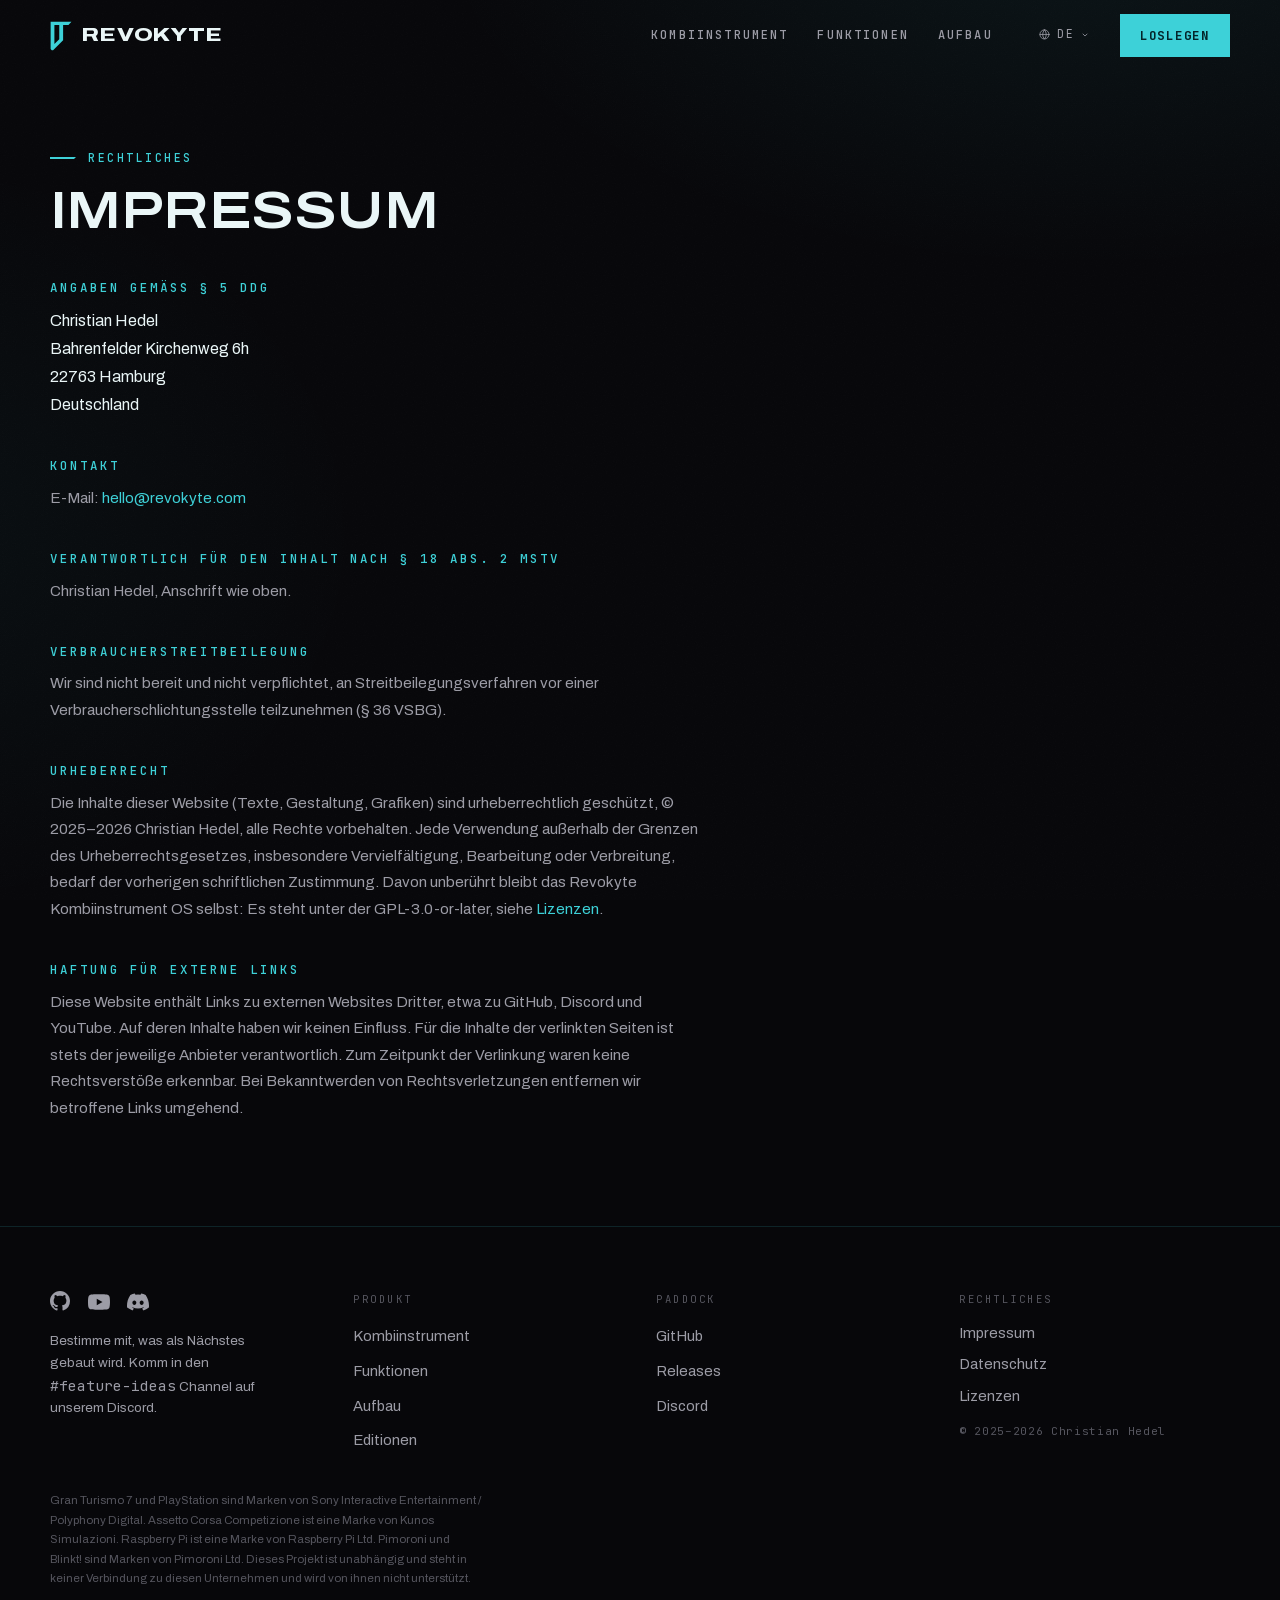
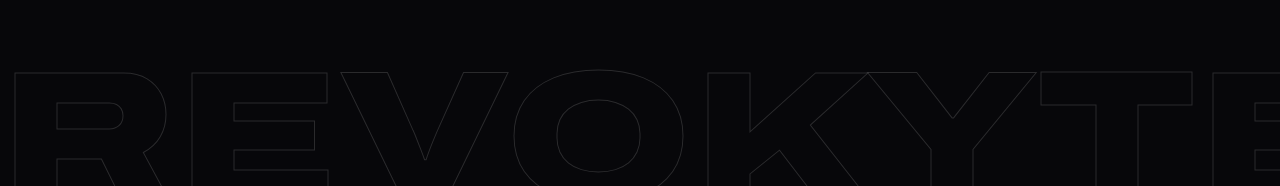
<file: impressum/index.html>
<!doctype html><title>Redirecting to: /de/impressum/</title><meta http-equiv="refresh" content="0;url=/de/impressum/"><meta name="robots" content="noindex"><link rel="canonical" href="https://www.revokyte.com/de/impressum/"><body>	<a href="/de/impressum/">Redirecting from <code>/impressum/</code> to <code>/de/impressum/</code></a></body>
</file>
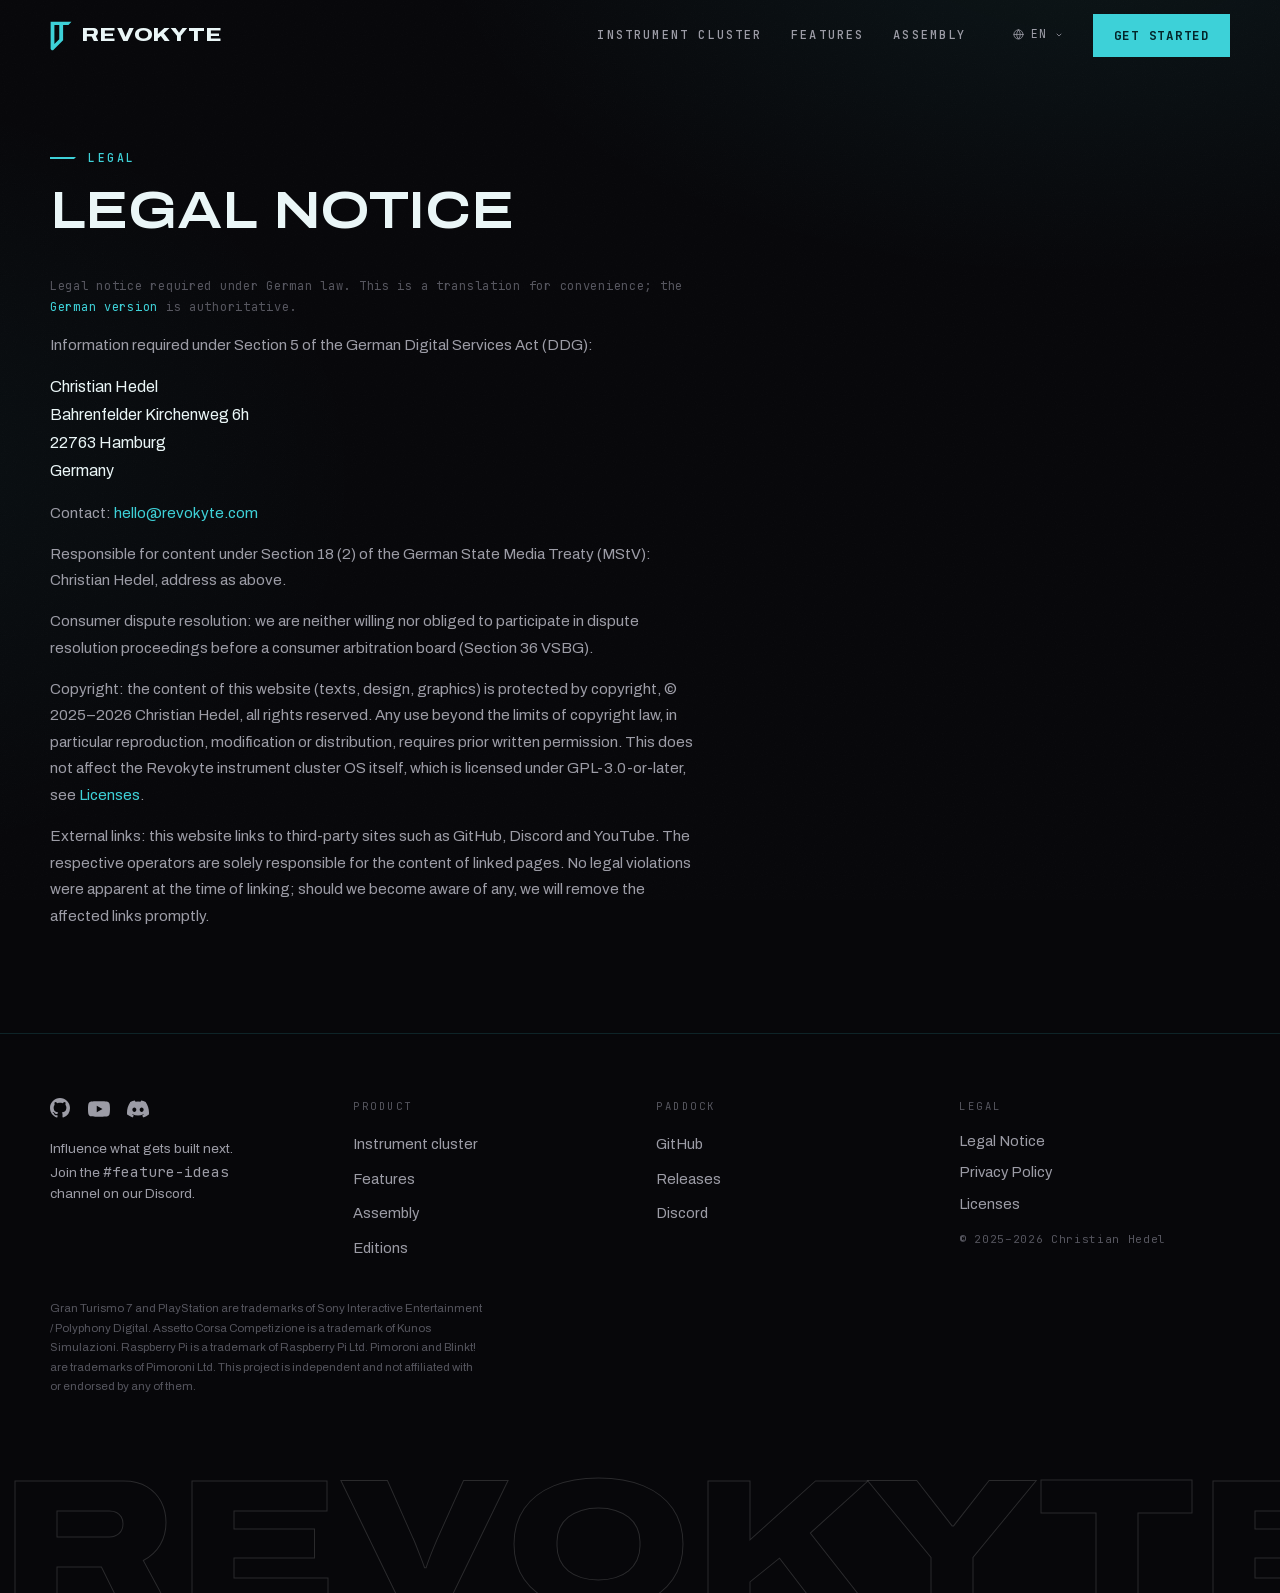
<file: legal-notice/index.html>
<!DOCTYPE html><html lang="en"> <head><meta charset="utf-8"><meta name="viewport" content="width=device-width, initial-scale=1"><title>Legal notice — Revokyte</title><meta name="description" content="Legal notice and provider identification for Revokyte, the open-source instrument cluster software for sim racers."><link rel="canonical" href="https://www.revokyte.com/legal-notice/"><link rel="alternate" hreflang="en" href="https://www.revokyte.com/legal-notice/"><link rel="alternate" hreflang="de" href="https://www.revokyte.com/de/impressum/"><link rel="alternate" hreflang="x-default" href="https://www.revokyte.com/legal-notice/"><meta property="og:title" content="Legal notice — Revokyte"><meta property="og:description" content="Legal notice and provider identification for Revokyte, the open-source instrument cluster software for sim racers."><meta property="og:type" content="website"><meta property="og:url" content="https://www.revokyte.com/legal-notice/"><meta property="og:site_name" content="Revokyte"><meta property="og:locale" content="en_US"><meta property="og:locale:alternate" content="de_DE"><meta property="og:image" content="https://www.revokyte.com/og.png"><meta property="og:image:width" content="1200"><meta property="og:image:height" content="630"><meta property="og:image:alt" content="Revokyte share card: the headline &#34;Speed, decoded.&#34; on a dark background under a row of shift lights, with the Revokyte wordmark below."><meta name="twitter:card" content="summary_large_image"><meta name="theme-color" content="#07070a"><link rel="icon" type="image/svg+xml" href="/icon.svg"><link rel="preload" href="/fonts/archivo-latin.woff2" as="font" type="font/woff2" crossorigin><link rel="preload" href="/fonts/jetbrains-mono-latin.woff2" as="font" type="font/woff2" crossorigin><script type="application/ld+json">{"@context":"https://schema.org","@graph":[{"@type":"Organization","@id":"https://www.revokyte.com/#organization","name":"Revokyte","url":"https://www.revokyte.com/","logo":{"@type":"ImageObject","@id":"https://www.revokyte.com/#logo","url":"https://www.revokyte.com/logo.svg","contentUrl":"https://www.revokyte.com/logo.svg","width":91,"height":125,"caption":"Revokyte"},"image":{"@id":"https://www.revokyte.com/#logo"},"sameAs":["https://github.com/chrshdl/revokyte","https://github.com/chrshdl/instrument-cluster-os","https://www.youtube.com/@REVOKYTE","https://discord.gg/dEQJSuva7K"]},{"@type":"WebSite","@id":"https://www.revokyte.com/#website","url":"https://www.revokyte.com/","name":"Revokyte","description":"Legal notice and provider identification for Revokyte, the open-source instrument cluster software for sim racers.","publisher":{"@id":"https://www.revokyte.com/#organization"},"inLanguage":["en-US","de-DE"]},{"@type":"WebPage","@id":"https://www.revokyte.com/legal-notice/#webpage","url":"https://www.revokyte.com/legal-notice/","name":"Legal notice — Revokyte","description":"Legal notice and provider identification for Revokyte, the open-source instrument cluster software for sim racers.","isPartOf":{"@id":"https://www.revokyte.com/#website"},"about":{"@id":"https://www.revokyte.com/#organization"},"inLanguage":"en-US"}]}</script><link rel="stylesheet" href="/_astro/index.Cy46EHfT.css">
<style>.legal[data-astro-cid-5r5pfnjt]{padding-top:calc(var(--nav-h) + clamp(2.5rem,6vw,5rem))}.legal-body[data-astro-cid-5r5pfnjt]{max-width:72ch;margin-top:2.2rem;padding-bottom:clamp(3rem,7vw,6rem)}.legal-body[data-astro-cid-5r5pfnjt] h2{font-family:var(--font-mono);font-size:.78rem;letter-spacing:.24em;text-transform:uppercase;color:var(--cyan);font-weight:500;margin:2.6rem 0 .8rem}.legal-body[data-astro-cid-5r5pfnjt] h3{font-size:1rem;font-weight:600;margin:1.8rem 0 .5rem}.legal-body[data-astro-cid-5r5pfnjt] p,.legal-body[data-astro-cid-5r5pfnjt] li{color:var(--muted);font-size:.95rem;line-height:1.75}.legal-body[data-astro-cid-5r5pfnjt] p{margin-bottom:.9rem}.legal-body[data-astro-cid-5r5pfnjt] ul{margin:0 0 .9rem;padding-left:1.2rem}.legal-body[data-astro-cid-5r5pfnjt] li{margin-bottom:.35rem}.legal-body[data-astro-cid-5r5pfnjt] a{color:var(--cyan)}.legal-body[data-astro-cid-5r5pfnjt] code{font-family:var(--font-mono);font-size:.85em}.legal-body[data-astro-cid-5r5pfnjt] a:hover{text-decoration:underline;text-underline-offset:3px}.legal-body[data-astro-cid-5r5pfnjt] address{font-style:normal;color:var(--text);line-height:1.75;margin-bottom:.9rem}.legal-body[data-astro-cid-5r5pfnjt] hr{border:none;border-top:1px solid var(--line);margin:3rem 0}.legal-body[data-astro-cid-5r5pfnjt] mark.todo{background:#ff50502e;color:#ff9c9c;padding:0 .3em;border:1px dashed rgba(255,80,80,.5)}.legal-body[data-astro-cid-5r5pfnjt] .lang-note{font-family:var(--font-mono);font-size:.75rem;letter-spacing:.06em;color:var(--faint)}
</style></head> <body>  <header class="nav" data-astro-cid-dmqpwcec> <div class="wrap nav-inner" data-astro-cid-dmqpwcec> <a href="/#top" class="brand" aria-label="Revokyte home" data-astro-cid-dmqpwcec> <img src="/logo.svg" alt="" width="22" height="30" data-astro-cid-dmqpwcec> <span data-astro-cid-dmqpwcec>REVOKYTE</span> </a> <nav class="links" aria-label="Sections" data-astro-cid-dmqpwcec> <a href="/#instrument-cluster" data-astro-cid-dmqpwcec>Instrument cluster</a><a href="/#features" data-astro-cid-dmqpwcec>Features</a><a href="/#assembly" data-astro-cid-dmqpwcec>Assembly</a> </nav> <div class="actions" data-astro-cid-dmqpwcec> <div class="lang-picker" data-astro-cid-dkurt46j> <details data-lang-menu data-astro-cid-dkurt46j> <summary aria-label="Choose language" data-astro-cid-dkurt46j> <svg viewBox="0 0 24 24" fill="none" stroke="currentColor" stroke-width="1.8" stroke-linecap="round" stroke-linejoin="round" aria-hidden="true"><circle cx="12" cy="12" r="10"/><line x1="2" y1="12" x2="22" y2="12"/><path d="M12 2a15.3 15.3 0 0 1 4 10 15.3 15.3 0 0 1-4 10 15.3 15.3 0 0 1-4-10 15.3 15.3 0 0 1 4-10z"/></svg> <span class="cur" data-astro-cid-dkurt46j>EN</span> <svg viewBox="0 0 24 24" fill="none" stroke="currentColor" stroke-width="2.4" stroke-linecap="round" stroke-linejoin="round" aria-hidden="true"><polyline points="6 9 12 15 18 9"/></svg> </summary> <ul data-astro-cid-dkurt46j> <li data-astro-cid-dkurt46j>  <a href="/legal-notice/" hreflang="en" lang="en" aria-current="true" aria-label="English" data-astro-cid-dkurt46j>EN</a> </li><li data-astro-cid-dkurt46j>  <a href="/de/impressum/" hreflang="de" lang="de" aria-label="Auf Deutsch wechseln" data-astro-cid-dkurt46j>DE</a> </li> </ul> </details> </div>  <a class="btn btn-primary nav-cta" href="/#editions" data-astro-cid-dmqpwcec>Get Started</a> </div>  <div class="nav-mobile-actions" data-astro-cid-dmqpwcec> <div class="lang-picker" data-astro-cid-dkurt46j> <details data-lang-menu data-astro-cid-dkurt46j> <summary aria-label="Choose language" data-astro-cid-dkurt46j> <svg viewBox="0 0 24 24" fill="none" stroke="currentColor" stroke-width="1.8" stroke-linecap="round" stroke-linejoin="round" aria-hidden="true"><circle cx="12" cy="12" r="10"/><line x1="2" y1="12" x2="22" y2="12"/><path d="M12 2a15.3 15.3 0 0 1 4 10 15.3 15.3 0 0 1-4 10 15.3 15.3 0 0 1-4-10 15.3 15.3 0 0 1 4-10z"/></svg> <span class="cur" data-astro-cid-dkurt46j>EN</span> <svg viewBox="0 0 24 24" fill="none" stroke="currentColor" stroke-width="2.4" stroke-linecap="round" stroke-linejoin="round" aria-hidden="true"><polyline points="6 9 12 15 18 9"/></svg> </summary> <ul data-astro-cid-dkurt46j> <li data-astro-cid-dkurt46j>  <a href="/legal-notice/" hreflang="en" lang="en" aria-current="true" aria-label="English" data-astro-cid-dkurt46j>EN</a> </li><li data-astro-cid-dkurt46j>  <a href="/de/impressum/" hreflang="de" lang="de" aria-label="Auf Deutsch wechseln" data-astro-cid-dkurt46j>DE</a> </li> </ul> </details> </div>  </div> <button class="nav-burger" data-nav-toggle aria-expanded="false" aria-label="Toggle menu" data-astro-cid-dmqpwcec> <span data-astro-cid-dmqpwcec></span> <span data-astro-cid-dmqpwcec></span> </button> </div> </header> <div class="nav-overlay" data-nav-overlay data-astro-cid-dmqpwcec> <nav aria-label="Mobile" data-astro-cid-dmqpwcec> <a href="/#instrument-cluster" class="display" style="--i:0" data-astro-cid-dmqpwcec> Instrument cluster </a><a href="/#features" class="display" style="--i:1" data-astro-cid-dmqpwcec> Features </a><a href="/#assembly" class="display" style="--i:2" data-astro-cid-dmqpwcec> Assembly </a> <a href="/#editions" class="display" style="--i:3" data-astro-cid-dmqpwcec>Get Started</a> </nav> </div>  <main class="legal" data-astro-cid-5r5pfnjt> <div class="wrap" data-astro-cid-5r5pfnjt> <p class="kicker" data-astro-cid-5r5pfnjt>Legal</p> <h1 class="section-title" data-astro-cid-5r5pfnjt>Legal Notice</h1> <div class="legal-body" data-astro-cid-5r5pfnjt>  <p class="lang-note">
Legal notice required under German law. This is a translation for
  convenience; the <a href="/de/impressum/">German version</a>
is authoritative.
</p> <p>
Information required under Section 5 of the German Digital Services
  Act (DDG):
</p> <address>
Christian Hedel<br>
Bahrenfelder Kirchenweg 6h<br>
22763 Hamburg<br>
Germany
</address> <p>
Contact: <a href="mailto:hello@revokyte.com">hello@revokyte.com</a> </p> <p>
Responsible for content under Section 18 (2) of the German State
  Media Treaty (MStV): Christian Hedel, address as above.
</p> <p>
Consumer dispute resolution: we are neither willing nor obliged to
  participate in dispute resolution proceedings before a consumer
  arbitration board (Section 36 VSBG).
</p> <p>
Copyright: the content of this website (texts, design, graphics)
  is protected by copyright, © 2025–2026 Christian Hedel, all
  rights reserved. Any use beyond the limits of copyright law, in
  particular reproduction, modification or distribution, requires
  prior written permission. This does not affect the Revokyte
  instrument cluster OS itself, which is licensed under GPL-3.0-or-later, see
<a href="/licenses/">Licenses</a>.
</p> <p>
External links: this website links to third-party sites such as
  GitHub, Discord and YouTube. The respective operators are solely
  responsible for the content of linked pages. No legal violations
  were apparent at the time of linking; should we become aware of
  any, we will remove the affected links promptly.
</p>  </div> </div> <footer class="footer" data-astro-cid-sz7xmlte> <div class="wrap footer-grid" data-astro-cid-sz7xmlte> <div class="footer-col brand-col" data-astro-cid-sz7xmlte> <div class="socials" data-astro-cid-sz7xmlte> <a href="https://github.com/chrshdl/revokyte" target="_blank" rel="noopener" aria-label="GitHub" data-astro-cid-sz7xmlte> <svg viewBox="0 0 16 16" width="20" height="20" fill="currentColor" aria-hidden="true" data-astro-cid-sz7xmlte><path d="M8 0C3.58 0 0 3.58 0 8c0 3.54 2.29 6.53 5.47 7.59.4.07.55-.17.55-.38 0-.19-.01-.82-.01-1.49-2.01.37-2.53-.49-2.69-.94-.09-.23-.48-.94-.82-1.13-.28-.15-.68-.52-.01-.53.63-.01 1.08.58 1.23.82.72 1.21 1.87.87 2.33.66.07-.52.28-.87.51-1.07-1.78-.2-3.64-.89-3.64-3.95 0-.87.31-1.59.82-2.15-.08-.2-.36-1.02.08-2.12 0 0 .67-.21 2.2.82.64-.18 1.32-.27 2-.27s1.36.09 2 .27c1.53-1.04 2.2-.82 2.2-.82.44 1.1.16 1.92.08 2.12.51.56.82 1.27.82 2.15 0 3.07-1.87 3.75-3.65 3.95.29.25.54.73.54 1.48 0 1.07-.01 1.93-.01 2.2 0 .21.15.46.55.38A8.01 8.01 0 0 0 16 8c0-4.42-3.58-8-8-8Z" data-astro-cid-sz7xmlte></path></svg> </a> <a href="https://www.youtube.com/@REVOKYTE" target="_blank" rel="noopener" aria-label="YouTube" data-astro-cid-sz7xmlte> <svg viewBox="0 0 24 24" width="22" height="22" fill="currentColor" aria-hidden="true" data-astro-cid-sz7xmlte><path d="M23.498 6.186a3.016 3.016 0 0 0-2.122-2.136C19.505 3.545 12 3.545 12 3.545s-7.505 0-9.377.505A3.017 3.017 0 0 0 .502 6.186C0 8.07 0 12 0 12s0 3.93.502 5.814a3.016 3.016 0 0 0 2.122 2.136c1.871.505 9.376.505 9.376.505s7.505 0 9.377-.505a3.015 3.015 0 0 0 2.122-2.136C24 15.93 24 12 24 12s0-3.93-.502-5.814zM9.545 15.568V8.432L15.818 12l-6.273 3.568z" data-astro-cid-sz7xmlte></path></svg> </a> <a href="https://discord.gg/dEQJSuva7K" target="_blank" rel="noopener" aria-label="Discord" data-astro-cid-sz7xmlte> <svg viewBox="0 0 24 24" width="22" height="22" fill="currentColor" aria-hidden="true" data-astro-cid-sz7xmlte><path d="M20.317 4.37a19.791 19.791 0 0 0-4.885-1.515.074.074 0 0 0-.079.037c-.21.375-.444.864-.608 1.25a18.27 18.27 0 0 0-5.487 0 12.64 12.64 0 0 0-.617-1.25.077.077 0 0 0-.079-.037A19.736 19.736 0 0 0 3.677 4.37a.07.07 0 0 0-.032.027C.533 9.046-.32 13.58.099 18.057a.082.082 0 0 0 .031.057 19.9 19.9 0 0 0 5.993 3.03.078.078 0 0 0 .084-.028 14.09 14.09 0 0 0 1.226-1.994.076.076 0 0 0-.041-.106 13.107 13.107 0 0 1-1.872-.892.077.077 0 0 1-.008-.128 10.2 10.2 0 0 0 .372-.292.074.074 0 0 1 .077-.01c3.928 1.793 8.18 1.793 12.062 0a.074.074 0 0 1 .078.01c.12.098.246.198.373.292a.077.077 0 0 1-.006.127 12.299 12.299 0 0 1-1.873.892.077.077 0 0 0-.041.107c.36.698.772 1.362 1.225 1.993a.076.076 0 0 0 .084.028 19.839 19.839 0 0 0 6.002-3.03.077.077 0 0 0 .032-.054c.5-5.177-.838-9.674-3.549-13.66a.061.061 0 0 0-.031-.03zM8.02 15.33c-1.183 0-2.157-1.085-2.157-2.419 0-1.333.956-2.419 2.157-2.419 1.21 0 2.176 1.096 2.157 2.42 0 1.333-.956 2.418-2.157 2.418zm7.975 0c-1.183 0-2.157-1.085-2.157-2.419 0-1.333.955-2.419 2.157-2.419 1.21 0 2.176 1.096 2.157 2.42 0 1.333-.946 2.418-2.157 2.418z" data-astro-cid-sz7xmlte></path></svg> </a> </div> <p class="community-note" data-astro-cid-sz7xmlte> Influence what gets built next. Join the <a href="https://discord.gg/dEQJSuva7K" target="_blank" rel="noopener" data-astro-cid-sz7xmlte>#feature-ideas</a> channel on our Discord. </p> </div> <div class="footer-col" data-astro-cid-sz7xmlte> <span class="footer-heading" data-astro-cid-sz7xmlte>Product</span> <a href="/#instrument-cluster" data-astro-cid-sz7xmlte>Instrument cluster</a> <a href="/#features" data-astro-cid-sz7xmlte>Features</a> <a href="/#assembly" data-astro-cid-sz7xmlte>Assembly</a> <a href="/#editions" data-astro-cid-sz7xmlte>Editions</a> </div> <div class="footer-col" data-astro-cid-sz7xmlte> <span class="footer-heading" data-astro-cid-sz7xmlte>Paddock</span> <a href="https://github.com/chrshdl/revokyte" target="_blank" rel="noopener" data-astro-cid-sz7xmlte>GitHub</a> <a href="https://github.com/chrshdl/instrument-cluster-os/releases" target="_blank" rel="noopener" data-astro-cid-sz7xmlte>Releases</a> <a href="https://discord.gg/dEQJSuva7K" target="_blank" rel="noopener" data-astro-cid-sz7xmlte>Discord</a> </div> <div class="footer-col footer-meta" data-astro-cid-sz7xmlte> <span class="footer-heading" data-astro-cid-sz7xmlte>Legal</span> <a href="/legal-notice/" data-astro-cid-sz7xmlte>Legal Notice</a> <a href="/privacy/" data-astro-cid-sz7xmlte>Privacy Policy</a> <a href="/licenses/" data-astro-cid-sz7xmlte>Licenses</a> <span data-astro-cid-sz7xmlte>© 2025–2026 Christian Hedel</span> </div> </div> <div class="wrap" data-astro-cid-sz7xmlte>  <p class="fine" data-astro-cid-sz7xmlte><em>Gran Turismo 7</em> and <em>PlayStation</em> are trademarks of Sony Interactive Entertainment / Polyphony Digital. <em>Assetto Corsa Competizione</em> is a trademark of Kunos Simulazioni. <em>Raspberry Pi</em> is a trademark of Raspberry Pi Ltd. <em>Pimoroni</em> and <em>Blinkt!</em> are trademarks of Pimoroni Ltd. This project is independent and not affiliated with or endorsed by any of them.</p> </div> <div class="giant-wordmark" aria-hidden="true" data-astro-cid-sz7xmlte>REVOKYTE</div> </footer>  </main> <script type="module" src="/_astro/Legal.astro_astro_type_script_index_0_lang.DutRCnzF.js"></script>  <div class="grain" aria-hidden="true"></div> </body></html>
</file>
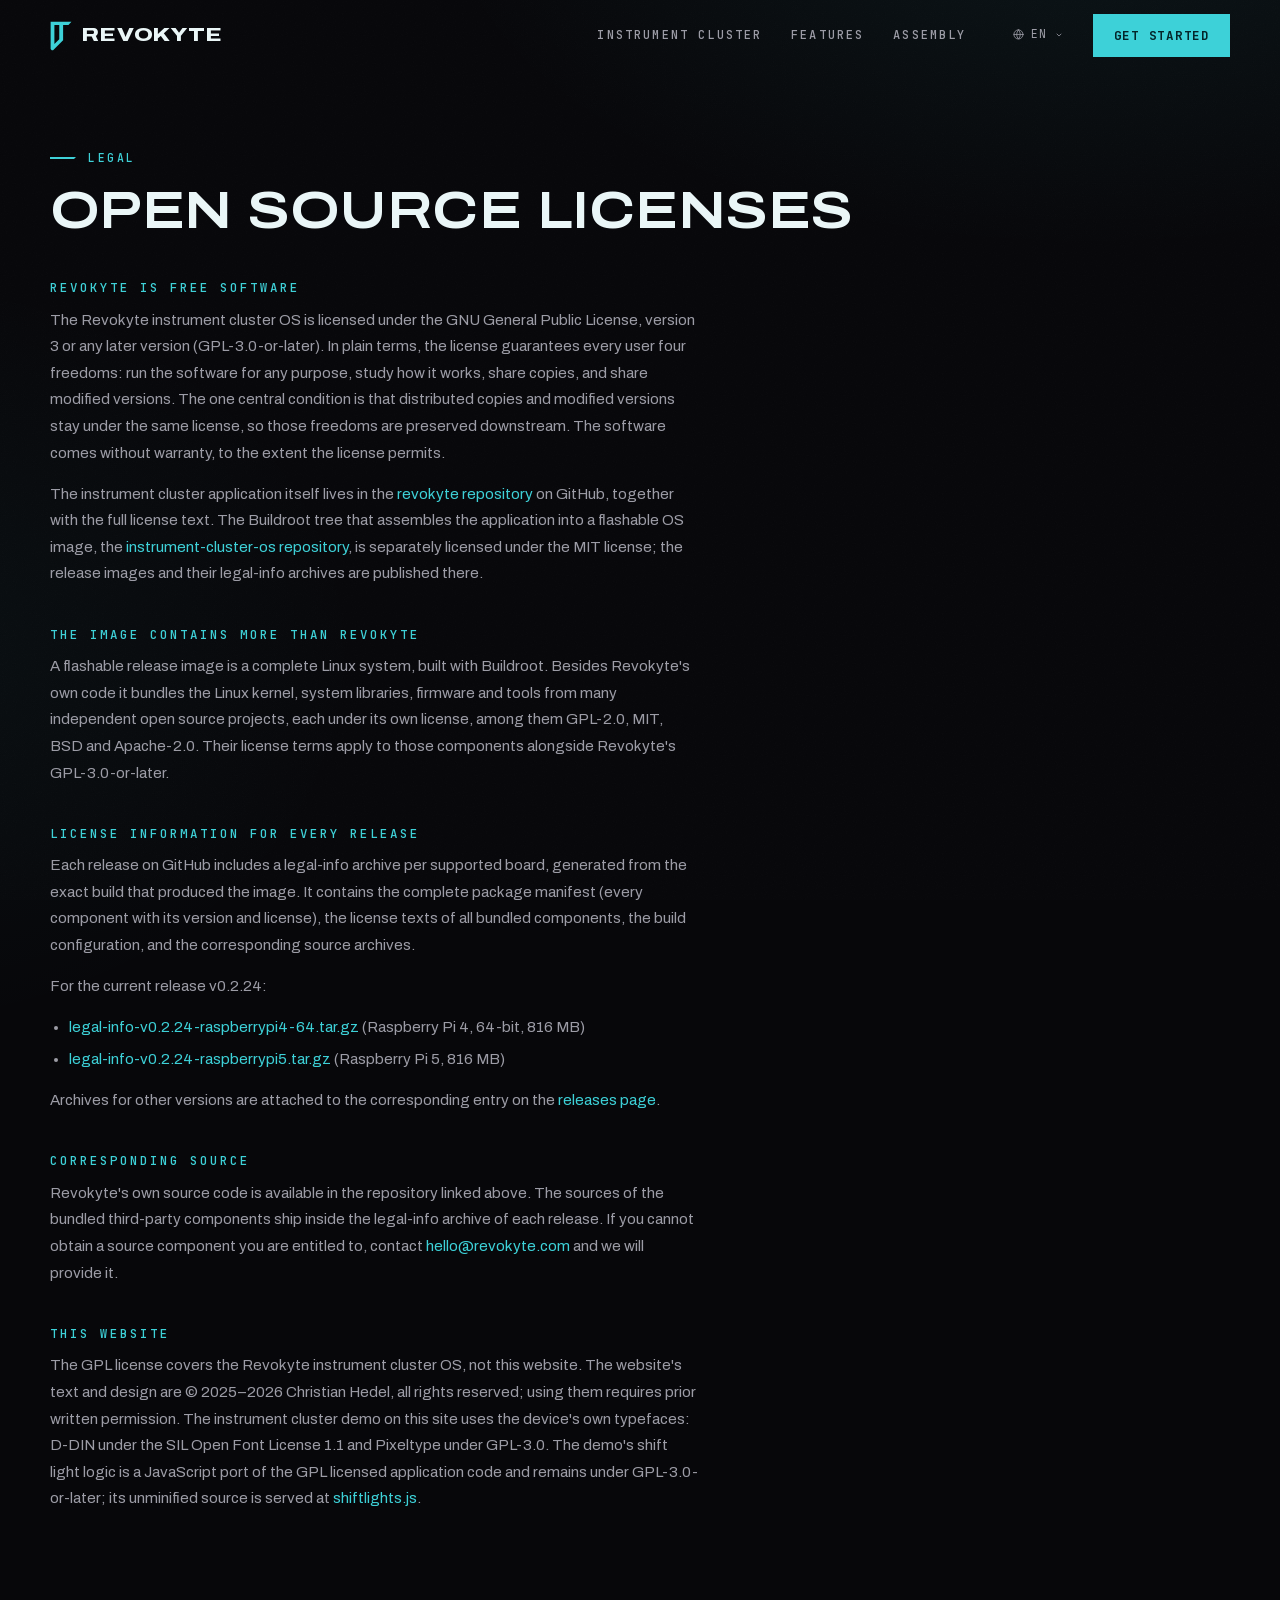
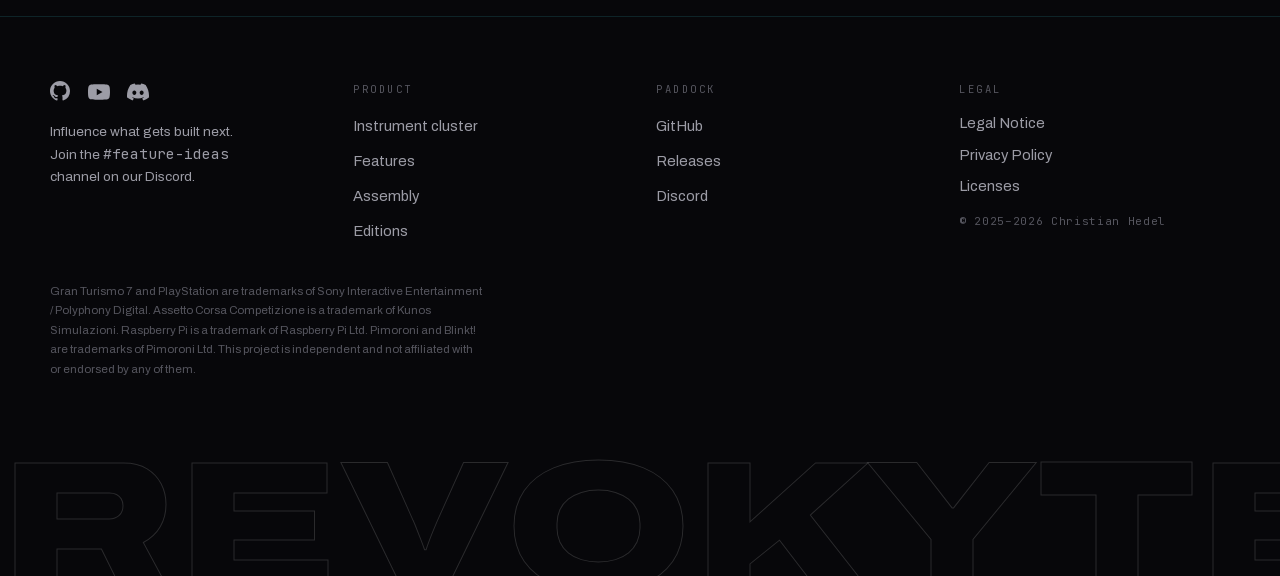
<file: licenses/index.html>
<!DOCTYPE html><html lang="en"> <head><meta charset="utf-8"><meta name="viewport" content="width=device-width, initial-scale=1"><title>Open source licenses — Revokyte</title><meta name="description" content="Licensing information for Revokyte and the open-source components its OS image is built from."><link rel="canonical" href="https://www.revokyte.com/licenses/"><link rel="alternate" hreflang="en" href="https://www.revokyte.com/licenses/"><link rel="alternate" hreflang="de" href="https://www.revokyte.com/de/lizenzen/"><link rel="alternate" hreflang="x-default" href="https://www.revokyte.com/licenses/"><meta property="og:title" content="Open source licenses — Revokyte"><meta property="og:description" content="Licensing information for Revokyte and the open-source components its OS image is built from."><meta property="og:type" content="website"><meta property="og:url" content="https://www.revokyte.com/licenses/"><meta property="og:site_name" content="Revokyte"><meta property="og:locale" content="en_US"><meta property="og:locale:alternate" content="de_DE"><meta property="og:image" content="https://www.revokyte.com/og.png"><meta property="og:image:width" content="1200"><meta property="og:image:height" content="630"><meta property="og:image:alt" content="Revokyte share card: the headline &#34;Speed, decoded.&#34; on a dark background under a row of shift lights, with the Revokyte wordmark below."><meta name="twitter:card" content="summary_large_image"><meta name="theme-color" content="#07070a"><link rel="icon" type="image/svg+xml" href="/icon.svg"><link rel="preload" href="/fonts/archivo-latin.woff2" as="font" type="font/woff2" crossorigin><link rel="preload" href="/fonts/jetbrains-mono-latin.woff2" as="font" type="font/woff2" crossorigin><script type="application/ld+json">{"@context":"https://schema.org","@graph":[{"@type":"Organization","@id":"https://www.revokyte.com/#organization","name":"Revokyte","url":"https://www.revokyte.com/","logo":{"@type":"ImageObject","@id":"https://www.revokyte.com/#logo","url":"https://www.revokyte.com/logo.svg","contentUrl":"https://www.revokyte.com/logo.svg","width":91,"height":125,"caption":"Revokyte"},"image":{"@id":"https://www.revokyte.com/#logo"},"sameAs":["https://github.com/chrshdl/revokyte","https://github.com/chrshdl/instrument-cluster-os","https://www.youtube.com/@REVOKYTE","https://discord.gg/dEQJSuva7K"]},{"@type":"WebSite","@id":"https://www.revokyte.com/#website","url":"https://www.revokyte.com/","name":"Revokyte","description":"Licensing information for Revokyte and the open-source components its OS image is built from.","publisher":{"@id":"https://www.revokyte.com/#organization"},"inLanguage":["en-US","de-DE"]},{"@type":"WebPage","@id":"https://www.revokyte.com/licenses/#webpage","url":"https://www.revokyte.com/licenses/","name":"Open source licenses — Revokyte","description":"Licensing information for Revokyte and the open-source components its OS image is built from.","isPartOf":{"@id":"https://www.revokyte.com/#website"},"about":{"@id":"https://www.revokyte.com/#organization"},"inLanguage":"en-US"}]}</script><link rel="stylesheet" href="/_astro/index.Cy46EHfT.css">
<style>.legal[data-astro-cid-5r5pfnjt]{padding-top:calc(var(--nav-h) + clamp(2.5rem,6vw,5rem))}.legal-body[data-astro-cid-5r5pfnjt]{max-width:72ch;margin-top:2.2rem;padding-bottom:clamp(3rem,7vw,6rem)}.legal-body[data-astro-cid-5r5pfnjt] h2{font-family:var(--font-mono);font-size:.78rem;letter-spacing:.24em;text-transform:uppercase;color:var(--cyan);font-weight:500;margin:2.6rem 0 .8rem}.legal-body[data-astro-cid-5r5pfnjt] h3{font-size:1rem;font-weight:600;margin:1.8rem 0 .5rem}.legal-body[data-astro-cid-5r5pfnjt] p,.legal-body[data-astro-cid-5r5pfnjt] li{color:var(--muted);font-size:.95rem;line-height:1.75}.legal-body[data-astro-cid-5r5pfnjt] p{margin-bottom:.9rem}.legal-body[data-astro-cid-5r5pfnjt] ul{margin:0 0 .9rem;padding-left:1.2rem}.legal-body[data-astro-cid-5r5pfnjt] li{margin-bottom:.35rem}.legal-body[data-astro-cid-5r5pfnjt] a{color:var(--cyan)}.legal-body[data-astro-cid-5r5pfnjt] code{font-family:var(--font-mono);font-size:.85em}.legal-body[data-astro-cid-5r5pfnjt] a:hover{text-decoration:underline;text-underline-offset:3px}.legal-body[data-astro-cid-5r5pfnjt] address{font-style:normal;color:var(--text);line-height:1.75;margin-bottom:.9rem}.legal-body[data-astro-cid-5r5pfnjt] hr{border:none;border-top:1px solid var(--line);margin:3rem 0}.legal-body[data-astro-cid-5r5pfnjt] mark.todo{background:#ff50502e;color:#ff9c9c;padding:0 .3em;border:1px dashed rgba(255,80,80,.5)}.legal-body[data-astro-cid-5r5pfnjt] .lang-note{font-family:var(--font-mono);font-size:.75rem;letter-spacing:.06em;color:var(--faint)}
</style></head> <body>  <header class="nav" data-astro-cid-dmqpwcec> <div class="wrap nav-inner" data-astro-cid-dmqpwcec> <a href="/#top" class="brand" aria-label="Revokyte home" data-astro-cid-dmqpwcec> <img src="/logo.svg" alt="" width="22" height="30" data-astro-cid-dmqpwcec> <span data-astro-cid-dmqpwcec>REVOKYTE</span> </a> <nav class="links" aria-label="Sections" data-astro-cid-dmqpwcec> <a href="/#instrument-cluster" data-astro-cid-dmqpwcec>Instrument cluster</a><a href="/#features" data-astro-cid-dmqpwcec>Features</a><a href="/#assembly" data-astro-cid-dmqpwcec>Assembly</a> </nav> <div class="actions" data-astro-cid-dmqpwcec> <div class="lang-picker" data-astro-cid-dkurt46j> <details data-lang-menu data-astro-cid-dkurt46j> <summary aria-label="Choose language" data-astro-cid-dkurt46j> <svg viewBox="0 0 24 24" fill="none" stroke="currentColor" stroke-width="1.8" stroke-linecap="round" stroke-linejoin="round" aria-hidden="true"><circle cx="12" cy="12" r="10"/><line x1="2" y1="12" x2="22" y2="12"/><path d="M12 2a15.3 15.3 0 0 1 4 10 15.3 15.3 0 0 1-4 10 15.3 15.3 0 0 1-4-10 15.3 15.3 0 0 1 4-10z"/></svg> <span class="cur" data-astro-cid-dkurt46j>EN</span> <svg viewBox="0 0 24 24" fill="none" stroke="currentColor" stroke-width="2.4" stroke-linecap="round" stroke-linejoin="round" aria-hidden="true"><polyline points="6 9 12 15 18 9"/></svg> </summary> <ul data-astro-cid-dkurt46j> <li data-astro-cid-dkurt46j>  <a href="/licenses/" hreflang="en" lang="en" aria-current="true" aria-label="English" data-astro-cid-dkurt46j>EN</a> </li><li data-astro-cid-dkurt46j>  <a href="/de/lizenzen/" hreflang="de" lang="de" aria-label="Auf Deutsch wechseln" data-astro-cid-dkurt46j>DE</a> </li> </ul> </details> </div>  <a class="btn btn-primary nav-cta" href="/#editions" data-astro-cid-dmqpwcec>Get Started</a> </div>  <div class="nav-mobile-actions" data-astro-cid-dmqpwcec> <div class="lang-picker" data-astro-cid-dkurt46j> <details data-lang-menu data-astro-cid-dkurt46j> <summary aria-label="Choose language" data-astro-cid-dkurt46j> <svg viewBox="0 0 24 24" fill="none" stroke="currentColor" stroke-width="1.8" stroke-linecap="round" stroke-linejoin="round" aria-hidden="true"><circle cx="12" cy="12" r="10"/><line x1="2" y1="12" x2="22" y2="12"/><path d="M12 2a15.3 15.3 0 0 1 4 10 15.3 15.3 0 0 1-4 10 15.3 15.3 0 0 1-4-10 15.3 15.3 0 0 1 4-10z"/></svg> <span class="cur" data-astro-cid-dkurt46j>EN</span> <svg viewBox="0 0 24 24" fill="none" stroke="currentColor" stroke-width="2.4" stroke-linecap="round" stroke-linejoin="round" aria-hidden="true"><polyline points="6 9 12 15 18 9"/></svg> </summary> <ul data-astro-cid-dkurt46j> <li data-astro-cid-dkurt46j>  <a href="/licenses/" hreflang="en" lang="en" aria-current="true" aria-label="English" data-astro-cid-dkurt46j>EN</a> </li><li data-astro-cid-dkurt46j>  <a href="/de/lizenzen/" hreflang="de" lang="de" aria-label="Auf Deutsch wechseln" data-astro-cid-dkurt46j>DE</a> </li> </ul> </details> </div>  </div> <button class="nav-burger" data-nav-toggle aria-expanded="false" aria-label="Toggle menu" data-astro-cid-dmqpwcec> <span data-astro-cid-dmqpwcec></span> <span data-astro-cid-dmqpwcec></span> </button> </div> </header> <div class="nav-overlay" data-nav-overlay data-astro-cid-dmqpwcec> <nav aria-label="Mobile" data-astro-cid-dmqpwcec> <a href="/#instrument-cluster" class="display" style="--i:0" data-astro-cid-dmqpwcec> Instrument cluster </a><a href="/#features" class="display" style="--i:1" data-astro-cid-dmqpwcec> Features </a><a href="/#assembly" class="display" style="--i:2" data-astro-cid-dmqpwcec> Assembly </a> <a href="/#editions" class="display" style="--i:3" data-astro-cid-dmqpwcec>Get Started</a> </nav> </div>  <main class="legal" data-astro-cid-5r5pfnjt> <div class="wrap" data-astro-cid-5r5pfnjt> <p class="kicker" data-astro-cid-5r5pfnjt>Legal</p> <h1 class="section-title" data-astro-cid-5r5pfnjt>Open source licenses</h1> <div class="legal-body" data-astro-cid-5r5pfnjt>  <h2>Revokyte is free software</h2> <p>
The Revokyte instrument cluster OS is licensed under the GNU General Public
  License, version 3 or any later version (GPL-3.0-or-later). In
  plain terms, the license guarantees every user four freedoms: run the
  software for any purpose, study how it works, share copies, and
  share modified versions. The one central condition is that
  distributed copies and modified versions stay under the same
  license, so those freedoms are preserved downstream. The software
  comes without warranty, to the extent the license permits.
</p> <p>
The instrument cluster application itself lives in the
<a href="https://github.com/chrshdl/revokyte" target="_blank" rel="noopener">revokyte repository</a> on GitHub, together with the full license
  text. The Buildroot tree that assembles the application into a
  flashable OS image, the
<a href="https://github.com/chrshdl/instrument-cluster-os" target="_blank" rel="noopener">instrument-cluster-os repository</a>, is separately licensed under
  the MIT license; the release images and their legal-info archives
  are published there.
</p> <h2>The image contains more than Revokyte</h2> <p>
A flashable release image is a complete Linux system, built with
  Buildroot. Besides Revokyte's own code it bundles the Linux kernel,
  system libraries, firmware and tools from many independent open
  source projects, each under its own license, among them GPL-2.0,
  MIT, BSD and Apache-2.0. Their license terms apply to those
  components alongside Revokyte's GPL-3.0-or-later.
</p> <h2>License information for every release</h2> <p>
Each release on GitHub includes a legal-info archive per supported
  board, generated from the exact build that produced the image. It
  contains the complete package manifest (every component with its
  version and license), the license texts of all bundled components,
  the build configuration, and the corresponding source archives.
</p>  <p>For the current release v0.2.24:</p> <ul> <li> <a href="https://github.com/chrshdl/instrument-cluster-os/releases/download/v0.2.24/legal-info-v0.2.24-raspberrypi4-64.tar.gz">legal-info-v0.2.24-raspberrypi4-64.tar.gz</a> (Raspberry Pi 4, 64-bit, 816 MB)
</li><li> <a href="https://github.com/chrshdl/instrument-cluster-os/releases/download/v0.2.24/legal-info-v0.2.24-raspberrypi5.tar.gz">legal-info-v0.2.24-raspberrypi5.tar.gz</a> (Raspberry Pi 5, 816 MB)
</li> </ul> <p>
Archives for other versions are attached to the corresponding
      entry on the
<a href="https://github.com/chrshdl/instrument-cluster-os/releases" target="_blank" rel="noopener">releases page</a>.
</p>  <h2>Corresponding source</h2> <p>
Revokyte's own source code is available in the repository linked
  above. The sources of the bundled third-party components ship
  inside the legal-info archive of each release. If you cannot
  obtain a source component you are entitled to, contact
<a href="mailto:hello@revokyte.com">hello@revokyte.com</a> and we
  will provide it.
</p> <h2>This website</h2> <p>
The GPL license covers the Revokyte instrument cluster OS, not this website.
  The website's text and design are © 2025–2026 Christian Hedel,
  all rights reserved; using them requires prior written permission.
  The instrument cluster demo on this site uses the device's own typefaces:
  D-DIN under the SIL Open Font License 1.1 and Pixeltype under
  GPL-3.0. The demo's shift light logic is a JavaScript port of the
  GPL licensed application code and remains under GPL-3.0-or-later;
  its unminified source is served at
<a href="/shiftlights.js">shiftlights.js</a>.
</p>  </div> </div> <footer class="footer" data-astro-cid-sz7xmlte> <div class="wrap footer-grid" data-astro-cid-sz7xmlte> <div class="footer-col brand-col" data-astro-cid-sz7xmlte> <div class="socials" data-astro-cid-sz7xmlte> <a href="https://github.com/chrshdl/revokyte" target="_blank" rel="noopener" aria-label="GitHub" data-astro-cid-sz7xmlte> <svg viewBox="0 0 16 16" width="20" height="20" fill="currentColor" aria-hidden="true" data-astro-cid-sz7xmlte><path d="M8 0C3.58 0 0 3.58 0 8c0 3.54 2.29 6.53 5.47 7.59.4.07.55-.17.55-.38 0-.19-.01-.82-.01-1.49-2.01.37-2.53-.49-2.69-.94-.09-.23-.48-.94-.82-1.13-.28-.15-.68-.52-.01-.53.63-.01 1.08.58 1.23.82.72 1.21 1.87.87 2.33.66.07-.52.28-.87.51-1.07-1.78-.2-3.64-.89-3.64-3.95 0-.87.31-1.59.82-2.15-.08-.2-.36-1.02.08-2.12 0 0 .67-.21 2.2.82.64-.18 1.32-.27 2-.27s1.36.09 2 .27c1.53-1.04 2.2-.82 2.2-.82.44 1.1.16 1.92.08 2.12.51.56.82 1.27.82 2.15 0 3.07-1.87 3.75-3.65 3.95.29.25.54.73.54 1.48 0 1.07-.01 1.93-.01 2.2 0 .21.15.46.55.38A8.01 8.01 0 0 0 16 8c0-4.42-3.58-8-8-8Z" data-astro-cid-sz7xmlte></path></svg> </a> <a href="https://www.youtube.com/@REVOKYTE" target="_blank" rel="noopener" aria-label="YouTube" data-astro-cid-sz7xmlte> <svg viewBox="0 0 24 24" width="22" height="22" fill="currentColor" aria-hidden="true" data-astro-cid-sz7xmlte><path d="M23.498 6.186a3.016 3.016 0 0 0-2.122-2.136C19.505 3.545 12 3.545 12 3.545s-7.505 0-9.377.505A3.017 3.017 0 0 0 .502 6.186C0 8.07 0 12 0 12s0 3.93.502 5.814a3.016 3.016 0 0 0 2.122 2.136c1.871.505 9.376.505 9.376.505s7.505 0 9.377-.505a3.015 3.015 0 0 0 2.122-2.136C24 15.93 24 12 24 12s0-3.93-.502-5.814zM9.545 15.568V8.432L15.818 12l-6.273 3.568z" data-astro-cid-sz7xmlte></path></svg> </a> <a href="https://discord.gg/dEQJSuva7K" target="_blank" rel="noopener" aria-label="Discord" data-astro-cid-sz7xmlte> <svg viewBox="0 0 24 24" width="22" height="22" fill="currentColor" aria-hidden="true" data-astro-cid-sz7xmlte><path d="M20.317 4.37a19.791 19.791 0 0 0-4.885-1.515.074.074 0 0 0-.079.037c-.21.375-.444.864-.608 1.25a18.27 18.27 0 0 0-5.487 0 12.64 12.64 0 0 0-.617-1.25.077.077 0 0 0-.079-.037A19.736 19.736 0 0 0 3.677 4.37a.07.07 0 0 0-.032.027C.533 9.046-.32 13.58.099 18.057a.082.082 0 0 0 .031.057 19.9 19.9 0 0 0 5.993 3.03.078.078 0 0 0 .084-.028 14.09 14.09 0 0 0 1.226-1.994.076.076 0 0 0-.041-.106 13.107 13.107 0 0 1-1.872-.892.077.077 0 0 1-.008-.128 10.2 10.2 0 0 0 .372-.292.074.074 0 0 1 .077-.01c3.928 1.793 8.18 1.793 12.062 0a.074.074 0 0 1 .078.01c.12.098.246.198.373.292a.077.077 0 0 1-.006.127 12.299 12.299 0 0 1-1.873.892.077.077 0 0 0-.041.107c.36.698.772 1.362 1.225 1.993a.076.076 0 0 0 .084.028 19.839 19.839 0 0 0 6.002-3.03.077.077 0 0 0 .032-.054c.5-5.177-.838-9.674-3.549-13.66a.061.061 0 0 0-.031-.03zM8.02 15.33c-1.183 0-2.157-1.085-2.157-2.419 0-1.333.956-2.419 2.157-2.419 1.21 0 2.176 1.096 2.157 2.42 0 1.333-.956 2.418-2.157 2.418zm7.975 0c-1.183 0-2.157-1.085-2.157-2.419 0-1.333.955-2.419 2.157-2.419 1.21 0 2.176 1.096 2.157 2.42 0 1.333-.946 2.418-2.157 2.418z" data-astro-cid-sz7xmlte></path></svg> </a> </div> <p class="community-note" data-astro-cid-sz7xmlte> Influence what gets built next. Join the <a href="https://discord.gg/dEQJSuva7K" target="_blank" rel="noopener" data-astro-cid-sz7xmlte>#feature-ideas</a> channel on our Discord. </p> </div> <div class="footer-col" data-astro-cid-sz7xmlte> <span class="footer-heading" data-astro-cid-sz7xmlte>Product</span> <a href="/#instrument-cluster" data-astro-cid-sz7xmlte>Instrument cluster</a> <a href="/#features" data-astro-cid-sz7xmlte>Features</a> <a href="/#assembly" data-astro-cid-sz7xmlte>Assembly</a> <a href="/#editions" data-astro-cid-sz7xmlte>Editions</a> </div> <div class="footer-col" data-astro-cid-sz7xmlte> <span class="footer-heading" data-astro-cid-sz7xmlte>Paddock</span> <a href="https://github.com/chrshdl/revokyte" target="_blank" rel="noopener" data-astro-cid-sz7xmlte>GitHub</a> <a href="https://github.com/chrshdl/instrument-cluster-os/releases" target="_blank" rel="noopener" data-astro-cid-sz7xmlte>Releases</a> <a href="https://discord.gg/dEQJSuva7K" target="_blank" rel="noopener" data-astro-cid-sz7xmlte>Discord</a> </div> <div class="footer-col footer-meta" data-astro-cid-sz7xmlte> <span class="footer-heading" data-astro-cid-sz7xmlte>Legal</span> <a href="/legal-notice/" data-astro-cid-sz7xmlte>Legal Notice</a> <a href="/privacy/" data-astro-cid-sz7xmlte>Privacy Policy</a> <a href="/licenses/" data-astro-cid-sz7xmlte>Licenses</a> <span data-astro-cid-sz7xmlte>© 2025–2026 Christian Hedel</span> </div> </div> <div class="wrap" data-astro-cid-sz7xmlte>  <p class="fine" data-astro-cid-sz7xmlte><em>Gran Turismo 7</em> and <em>PlayStation</em> are trademarks of Sony Interactive Entertainment / Polyphony Digital. <em>Assetto Corsa Competizione</em> is a trademark of Kunos Simulazioni. <em>Raspberry Pi</em> is a trademark of Raspberry Pi Ltd. <em>Pimoroni</em> and <em>Blinkt!</em> are trademarks of Pimoroni Ltd. This project is independent and not affiliated with or endorsed by any of them.</p> </div> <div class="giant-wordmark" aria-hidden="true" data-astro-cid-sz7xmlte>REVOKYTE</div> </footer>  </main> <script type="module" src="/_astro/Legal.astro_astro_type_script_index_0_lang.DutRCnzF.js"></script>  <div class="grain" aria-hidden="true"></div> </body></html>
</file>
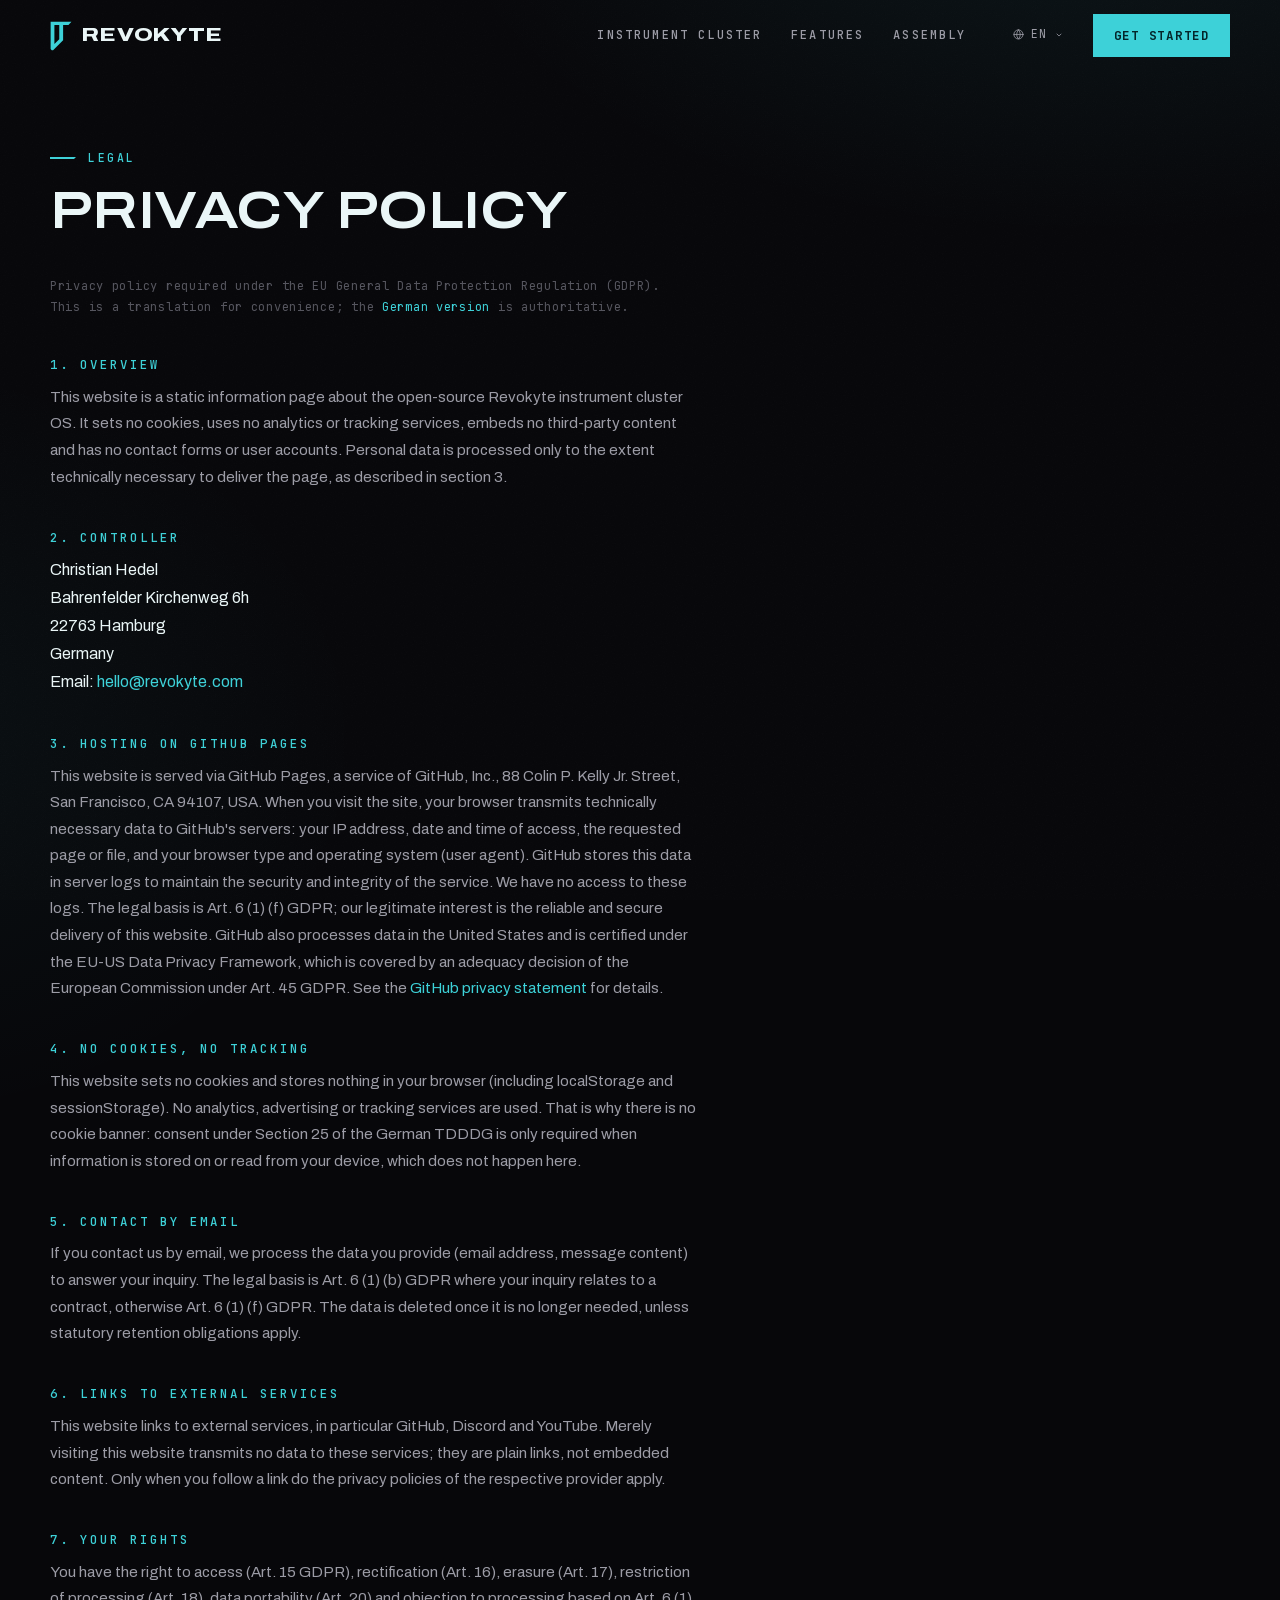
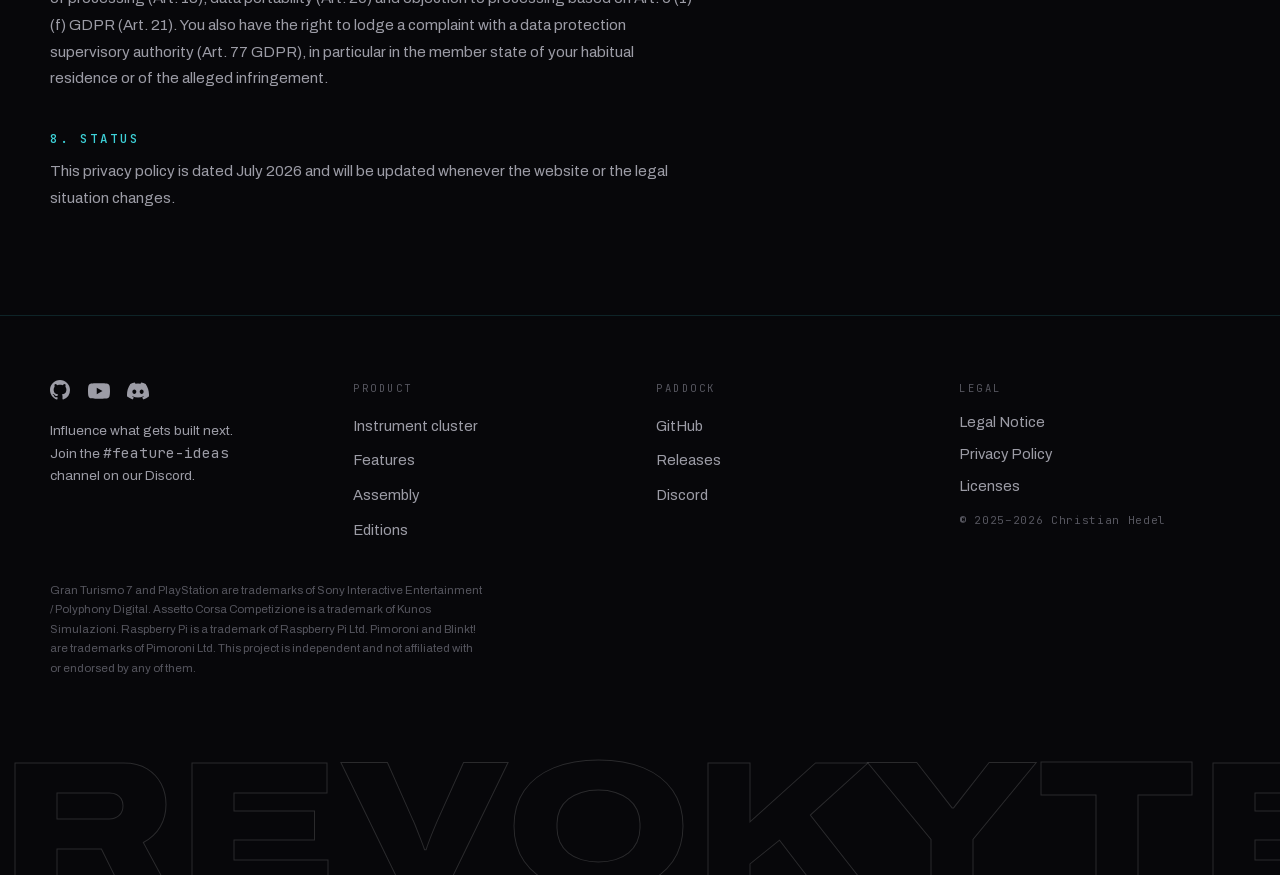
<file: privacy/index.html>
<!DOCTYPE html><html lang="en"> <head><meta charset="utf-8"><meta name="viewport" content="width=device-width, initial-scale=1"><title>Privacy policy — Revokyte</title><meta name="description" content="Privacy policy for Revokyte: no cookies, no tracking, no analytics. Hosted on GitHub Pages."><link rel="canonical" href="https://www.revokyte.com/privacy/"><link rel="alternate" hreflang="en" href="https://www.revokyte.com/privacy/"><link rel="alternate" hreflang="de" href="https://www.revokyte.com/de/datenschutz/"><link rel="alternate" hreflang="x-default" href="https://www.revokyte.com/privacy/"><meta property="og:title" content="Privacy policy — Revokyte"><meta property="og:description" content="Privacy policy for Revokyte: no cookies, no tracking, no analytics. Hosted on GitHub Pages."><meta property="og:type" content="website"><meta property="og:url" content="https://www.revokyte.com/privacy/"><meta property="og:site_name" content="Revokyte"><meta property="og:locale" content="en_US"><meta property="og:locale:alternate" content="de_DE"><meta property="og:image" content="https://www.revokyte.com/og.png"><meta property="og:image:width" content="1200"><meta property="og:image:height" content="630"><meta property="og:image:alt" content="Revokyte share card: the headline &#34;Speed, decoded.&#34; on a dark background under a row of shift lights, with the Revokyte wordmark below."><meta name="twitter:card" content="summary_large_image"><meta name="theme-color" content="#07070a"><link rel="icon" type="image/svg+xml" href="/icon.svg"><link rel="preload" href="/fonts/archivo-latin.woff2" as="font" type="font/woff2" crossorigin><link rel="preload" href="/fonts/jetbrains-mono-latin.woff2" as="font" type="font/woff2" crossorigin><script type="application/ld+json">{"@context":"https://schema.org","@graph":[{"@type":"Organization","@id":"https://www.revokyte.com/#organization","name":"Revokyte","url":"https://www.revokyte.com/","logo":{"@type":"ImageObject","@id":"https://www.revokyte.com/#logo","url":"https://www.revokyte.com/logo.svg","contentUrl":"https://www.revokyte.com/logo.svg","width":91,"height":125,"caption":"Revokyte"},"image":{"@id":"https://www.revokyte.com/#logo"},"sameAs":["https://github.com/chrshdl/revokyte","https://github.com/chrshdl/instrument-cluster-os","https://www.youtube.com/@REVOKYTE","https://discord.gg/dEQJSuva7K"]},{"@type":"WebSite","@id":"https://www.revokyte.com/#website","url":"https://www.revokyte.com/","name":"Revokyte","description":"Privacy policy for Revokyte: no cookies, no tracking, no analytics. Hosted on GitHub Pages.","publisher":{"@id":"https://www.revokyte.com/#organization"},"inLanguage":["en-US","de-DE"]},{"@type":"WebPage","@id":"https://www.revokyte.com/privacy/#webpage","url":"https://www.revokyte.com/privacy/","name":"Privacy policy — Revokyte","description":"Privacy policy for Revokyte: no cookies, no tracking, no analytics. Hosted on GitHub Pages.","isPartOf":{"@id":"https://www.revokyte.com/#website"},"about":{"@id":"https://www.revokyte.com/#organization"},"inLanguage":"en-US"}]}</script><link rel="stylesheet" href="/_astro/index.Cy46EHfT.css">
<style>.legal[data-astro-cid-5r5pfnjt]{padding-top:calc(var(--nav-h) + clamp(2.5rem,6vw,5rem))}.legal-body[data-astro-cid-5r5pfnjt]{max-width:72ch;margin-top:2.2rem;padding-bottom:clamp(3rem,7vw,6rem)}.legal-body[data-astro-cid-5r5pfnjt] h2{font-family:var(--font-mono);font-size:.78rem;letter-spacing:.24em;text-transform:uppercase;color:var(--cyan);font-weight:500;margin:2.6rem 0 .8rem}.legal-body[data-astro-cid-5r5pfnjt] h3{font-size:1rem;font-weight:600;margin:1.8rem 0 .5rem}.legal-body[data-astro-cid-5r5pfnjt] p,.legal-body[data-astro-cid-5r5pfnjt] li{color:var(--muted);font-size:.95rem;line-height:1.75}.legal-body[data-astro-cid-5r5pfnjt] p{margin-bottom:.9rem}.legal-body[data-astro-cid-5r5pfnjt] ul{margin:0 0 .9rem;padding-left:1.2rem}.legal-body[data-astro-cid-5r5pfnjt] li{margin-bottom:.35rem}.legal-body[data-astro-cid-5r5pfnjt] a{color:var(--cyan)}.legal-body[data-astro-cid-5r5pfnjt] code{font-family:var(--font-mono);font-size:.85em}.legal-body[data-astro-cid-5r5pfnjt] a:hover{text-decoration:underline;text-underline-offset:3px}.legal-body[data-astro-cid-5r5pfnjt] address{font-style:normal;color:var(--text);line-height:1.75;margin-bottom:.9rem}.legal-body[data-astro-cid-5r5pfnjt] hr{border:none;border-top:1px solid var(--line);margin:3rem 0}.legal-body[data-astro-cid-5r5pfnjt] mark.todo{background:#ff50502e;color:#ff9c9c;padding:0 .3em;border:1px dashed rgba(255,80,80,.5)}.legal-body[data-astro-cid-5r5pfnjt] .lang-note{font-family:var(--font-mono);font-size:.75rem;letter-spacing:.06em;color:var(--faint)}
</style></head> <body>  <header class="nav" data-astro-cid-dmqpwcec> <div class="wrap nav-inner" data-astro-cid-dmqpwcec> <a href="/#top" class="brand" aria-label="Revokyte home" data-astro-cid-dmqpwcec> <img src="/logo.svg" alt="" width="22" height="30" data-astro-cid-dmqpwcec> <span data-astro-cid-dmqpwcec>REVOKYTE</span> </a> <nav class="links" aria-label="Sections" data-astro-cid-dmqpwcec> <a href="/#instrument-cluster" data-astro-cid-dmqpwcec>Instrument cluster</a><a href="/#features" data-astro-cid-dmqpwcec>Features</a><a href="/#assembly" data-astro-cid-dmqpwcec>Assembly</a> </nav> <div class="actions" data-astro-cid-dmqpwcec> <div class="lang-picker" data-astro-cid-dkurt46j> <details data-lang-menu data-astro-cid-dkurt46j> <summary aria-label="Choose language" data-astro-cid-dkurt46j> <svg viewBox="0 0 24 24" fill="none" stroke="currentColor" stroke-width="1.8" stroke-linecap="round" stroke-linejoin="round" aria-hidden="true"><circle cx="12" cy="12" r="10"/><line x1="2" y1="12" x2="22" y2="12"/><path d="M12 2a15.3 15.3 0 0 1 4 10 15.3 15.3 0 0 1-4 10 15.3 15.3 0 0 1-4-10 15.3 15.3 0 0 1 4-10z"/></svg> <span class="cur" data-astro-cid-dkurt46j>EN</span> <svg viewBox="0 0 24 24" fill="none" stroke="currentColor" stroke-width="2.4" stroke-linecap="round" stroke-linejoin="round" aria-hidden="true"><polyline points="6 9 12 15 18 9"/></svg> </summary> <ul data-astro-cid-dkurt46j> <li data-astro-cid-dkurt46j>  <a href="/privacy/" hreflang="en" lang="en" aria-current="true" aria-label="English" data-astro-cid-dkurt46j>EN</a> </li><li data-astro-cid-dkurt46j>  <a href="/de/datenschutz/" hreflang="de" lang="de" aria-label="Auf Deutsch wechseln" data-astro-cid-dkurt46j>DE</a> </li> </ul> </details> </div>  <a class="btn btn-primary nav-cta" href="/#editions" data-astro-cid-dmqpwcec>Get Started</a> </div>  <div class="nav-mobile-actions" data-astro-cid-dmqpwcec> <div class="lang-picker" data-astro-cid-dkurt46j> <details data-lang-menu data-astro-cid-dkurt46j> <summary aria-label="Choose language" data-astro-cid-dkurt46j> <svg viewBox="0 0 24 24" fill="none" stroke="currentColor" stroke-width="1.8" stroke-linecap="round" stroke-linejoin="round" aria-hidden="true"><circle cx="12" cy="12" r="10"/><line x1="2" y1="12" x2="22" y2="12"/><path d="M12 2a15.3 15.3 0 0 1 4 10 15.3 15.3 0 0 1-4 10 15.3 15.3 0 0 1-4-10 15.3 15.3 0 0 1 4-10z"/></svg> <span class="cur" data-astro-cid-dkurt46j>EN</span> <svg viewBox="0 0 24 24" fill="none" stroke="currentColor" stroke-width="2.4" stroke-linecap="round" stroke-linejoin="round" aria-hidden="true"><polyline points="6 9 12 15 18 9"/></svg> </summary> <ul data-astro-cid-dkurt46j> <li data-astro-cid-dkurt46j>  <a href="/privacy/" hreflang="en" lang="en" aria-current="true" aria-label="English" data-astro-cid-dkurt46j>EN</a> </li><li data-astro-cid-dkurt46j>  <a href="/de/datenschutz/" hreflang="de" lang="de" aria-label="Auf Deutsch wechseln" data-astro-cid-dkurt46j>DE</a> </li> </ul> </details> </div>  </div> <button class="nav-burger" data-nav-toggle aria-expanded="false" aria-label="Toggle menu" data-astro-cid-dmqpwcec> <span data-astro-cid-dmqpwcec></span> <span data-astro-cid-dmqpwcec></span> </button> </div> </header> <div class="nav-overlay" data-nav-overlay data-astro-cid-dmqpwcec> <nav aria-label="Mobile" data-astro-cid-dmqpwcec> <a href="/#instrument-cluster" class="display" style="--i:0" data-astro-cid-dmqpwcec> Instrument cluster </a><a href="/#features" class="display" style="--i:1" data-astro-cid-dmqpwcec> Features </a><a href="/#assembly" class="display" style="--i:2" data-astro-cid-dmqpwcec> Assembly </a> <a href="/#editions" class="display" style="--i:3" data-astro-cid-dmqpwcec>Get Started</a> </nav> </div>  <main class="legal" data-astro-cid-5r5pfnjt> <div class="wrap" data-astro-cid-5r5pfnjt> <p class="kicker" data-astro-cid-5r5pfnjt>Legal</p> <h1 class="section-title" data-astro-cid-5r5pfnjt>Privacy Policy</h1> <div class="legal-body" data-astro-cid-5r5pfnjt>  <p class="lang-note">
Privacy policy required under the EU General Data Protection
  Regulation (GDPR). This is a translation for convenience; the
<a href="/de/datenschutz/">German version</a> is authoritative.
</p> <h2>1. Overview</h2> <p>
This website is a static information page about the open-source
  Revokyte instrument cluster OS. It sets no cookies, uses no analytics or
  tracking services, embeds no third-party content and has no
  contact forms or user accounts. Personal data is processed only to
  the extent technically necessary to deliver the page, as described
  in section 3.
</p> <h2>2. Controller</h2> <address>
Christian Hedel<br>
Bahrenfelder Kirchenweg 6h<br>
22763 Hamburg<br>
Germany<br>
Email: <a href="mailto:hello@revokyte.com">hello@revokyte.com</a> </address> <h2>3. Hosting on GitHub Pages</h2> <p>
This website is served via GitHub Pages, a service of GitHub,
  Inc., 88 Colin P. Kelly Jr. Street, San Francisco, CA 94107, USA.
  When you visit the site, your browser transmits technically
  necessary data to GitHub's servers: your IP address, date and time
  of access, the requested page or file, and your browser type and
  operating system (user agent). GitHub stores this data in server
  logs to maintain the security and integrity of the service. We
  have no access to these logs. The legal basis is Art. 6 (1) (f)
  GDPR; our legitimate interest is the reliable and secure delivery
  of this website. GitHub also processes data in the United States
  and is certified under the EU-US Data Privacy Framework, which is
  covered by an adequacy decision of the European Commission under
  Art. 45 GDPR. See the
<a href="https://docs.github.com/en/site-policy/privacy-policies/github-general-privacy-statement" target="_blank" rel="noopener">GitHub privacy statement</a> for details.
</p> <h2>4. No cookies, no tracking</h2> <p>
This website sets no cookies and stores nothing in your browser
  (including localStorage and sessionStorage). No analytics,
  advertising or tracking services are used. That is why there is no
  cookie banner: consent under Section 25 of the German TDDDG is
  only required when information is stored on or read from your
  device, which does not happen here.
</p> <h2>5. Contact by email</h2> <p>
If you contact us by email, we process the data you provide (email
  address, message content) to answer your inquiry. The legal basis
  is Art. 6 (1) (b) GDPR where your inquiry relates to a contract,
  otherwise Art. 6 (1) (f) GDPR. The data is deleted once it is no
  longer needed, unless statutory retention obligations apply.
</p> <h2>6. Links to external services</h2> <p>
This website links to external services, in particular GitHub,
  Discord and YouTube. Merely visiting this website transmits no
  data to these services; they are plain links, not embedded
  content. Only when you follow a link do the privacy policies of
  the respective provider apply.
</p> <h2>7. Your rights</h2> <p>
You have the right to access (Art. 15 GDPR), rectification
  (Art. 16), erasure (Art. 17), restriction of processing (Art. 18),
  data portability (Art. 20) and objection to processing based on
  Art. 6 (1) (f) GDPR (Art. 21). You also have the right to lodge a
  complaint with a data protection supervisory authority (Art. 77
  GDPR), in particular in the member state of your habitual
  residence or of the alleged infringement.
</p> <h2>8. Status</h2> <p>
This privacy policy is dated July 2026 and will be updated
  whenever the website or the legal situation changes.
</p>  </div> </div> <footer class="footer" data-astro-cid-sz7xmlte> <div class="wrap footer-grid" data-astro-cid-sz7xmlte> <div class="footer-col brand-col" data-astro-cid-sz7xmlte> <div class="socials" data-astro-cid-sz7xmlte> <a href="https://github.com/chrshdl/revokyte" target="_blank" rel="noopener" aria-label="GitHub" data-astro-cid-sz7xmlte> <svg viewBox="0 0 16 16" width="20" height="20" fill="currentColor" aria-hidden="true" data-astro-cid-sz7xmlte><path d="M8 0C3.58 0 0 3.58 0 8c0 3.54 2.29 6.53 5.47 7.59.4.07.55-.17.55-.38 0-.19-.01-.82-.01-1.49-2.01.37-2.53-.49-2.69-.94-.09-.23-.48-.94-.82-1.13-.28-.15-.68-.52-.01-.53.63-.01 1.08.58 1.23.82.72 1.21 1.87.87 2.33.66.07-.52.28-.87.51-1.07-1.78-.2-3.64-.89-3.64-3.95 0-.87.31-1.59.82-2.15-.08-.2-.36-1.02.08-2.12 0 0 .67-.21 2.2.82.64-.18 1.32-.27 2-.27s1.36.09 2 .27c1.53-1.04 2.2-.82 2.2-.82.44 1.1.16 1.92.08 2.12.51.56.82 1.27.82 2.15 0 3.07-1.87 3.75-3.65 3.95.29.25.54.73.54 1.48 0 1.07-.01 1.93-.01 2.2 0 .21.15.46.55.38A8.01 8.01 0 0 0 16 8c0-4.42-3.58-8-8-8Z" data-astro-cid-sz7xmlte></path></svg> </a> <a href="https://www.youtube.com/@REVOKYTE" target="_blank" rel="noopener" aria-label="YouTube" data-astro-cid-sz7xmlte> <svg viewBox="0 0 24 24" width="22" height="22" fill="currentColor" aria-hidden="true" data-astro-cid-sz7xmlte><path d="M23.498 6.186a3.016 3.016 0 0 0-2.122-2.136C19.505 3.545 12 3.545 12 3.545s-7.505 0-9.377.505A3.017 3.017 0 0 0 .502 6.186C0 8.07 0 12 0 12s0 3.93.502 5.814a3.016 3.016 0 0 0 2.122 2.136c1.871.505 9.376.505 9.376.505s7.505 0 9.377-.505a3.015 3.015 0 0 0 2.122-2.136C24 15.93 24 12 24 12s0-3.93-.502-5.814zM9.545 15.568V8.432L15.818 12l-6.273 3.568z" data-astro-cid-sz7xmlte></path></svg> </a> <a href="https://discord.gg/dEQJSuva7K" target="_blank" rel="noopener" aria-label="Discord" data-astro-cid-sz7xmlte> <svg viewBox="0 0 24 24" width="22" height="22" fill="currentColor" aria-hidden="true" data-astro-cid-sz7xmlte><path d="M20.317 4.37a19.791 19.791 0 0 0-4.885-1.515.074.074 0 0 0-.079.037c-.21.375-.444.864-.608 1.25a18.27 18.27 0 0 0-5.487 0 12.64 12.64 0 0 0-.617-1.25.077.077 0 0 0-.079-.037A19.736 19.736 0 0 0 3.677 4.37a.07.07 0 0 0-.032.027C.533 9.046-.32 13.58.099 18.057a.082.082 0 0 0 .031.057 19.9 19.9 0 0 0 5.993 3.03.078.078 0 0 0 .084-.028 14.09 14.09 0 0 0 1.226-1.994.076.076 0 0 0-.041-.106 13.107 13.107 0 0 1-1.872-.892.077.077 0 0 1-.008-.128 10.2 10.2 0 0 0 .372-.292.074.074 0 0 1 .077-.01c3.928 1.793 8.18 1.793 12.062 0a.074.074 0 0 1 .078.01c.12.098.246.198.373.292a.077.077 0 0 1-.006.127 12.299 12.299 0 0 1-1.873.892.077.077 0 0 0-.041.107c.36.698.772 1.362 1.225 1.993a.076.076 0 0 0 .084.028 19.839 19.839 0 0 0 6.002-3.03.077.077 0 0 0 .032-.054c.5-5.177-.838-9.674-3.549-13.66a.061.061 0 0 0-.031-.03zM8.02 15.33c-1.183 0-2.157-1.085-2.157-2.419 0-1.333.956-2.419 2.157-2.419 1.21 0 2.176 1.096 2.157 2.42 0 1.333-.956 2.418-2.157 2.418zm7.975 0c-1.183 0-2.157-1.085-2.157-2.419 0-1.333.955-2.419 2.157-2.419 1.21 0 2.176 1.096 2.157 2.42 0 1.333-.946 2.418-2.157 2.418z" data-astro-cid-sz7xmlte></path></svg> </a> </div> <p class="community-note" data-astro-cid-sz7xmlte> Influence what gets built next. Join the <a href="https://discord.gg/dEQJSuva7K" target="_blank" rel="noopener" data-astro-cid-sz7xmlte>#feature-ideas</a> channel on our Discord. </p> </div> <div class="footer-col" data-astro-cid-sz7xmlte> <span class="footer-heading" data-astro-cid-sz7xmlte>Product</span> <a href="/#instrument-cluster" data-astro-cid-sz7xmlte>Instrument cluster</a> <a href="/#features" data-astro-cid-sz7xmlte>Features</a> <a href="/#assembly" data-astro-cid-sz7xmlte>Assembly</a> <a href="/#editions" data-astro-cid-sz7xmlte>Editions</a> </div> <div class="footer-col" data-astro-cid-sz7xmlte> <span class="footer-heading" data-astro-cid-sz7xmlte>Paddock</span> <a href="https://github.com/chrshdl/revokyte" target="_blank" rel="noopener" data-astro-cid-sz7xmlte>GitHub</a> <a href="https://github.com/chrshdl/instrument-cluster-os/releases" target="_blank" rel="noopener" data-astro-cid-sz7xmlte>Releases</a> <a href="https://discord.gg/dEQJSuva7K" target="_blank" rel="noopener" data-astro-cid-sz7xmlte>Discord</a> </div> <div class="footer-col footer-meta" data-astro-cid-sz7xmlte> <span class="footer-heading" data-astro-cid-sz7xmlte>Legal</span> <a href="/legal-notice/" data-astro-cid-sz7xmlte>Legal Notice</a> <a href="/privacy/" data-astro-cid-sz7xmlte>Privacy Policy</a> <a href="/licenses/" data-astro-cid-sz7xmlte>Licenses</a> <span data-astro-cid-sz7xmlte>© 2025–2026 Christian Hedel</span> </div> </div> <div class="wrap" data-astro-cid-sz7xmlte>  <p class="fine" data-astro-cid-sz7xmlte><em>Gran Turismo 7</em> and <em>PlayStation</em> are trademarks of Sony Interactive Entertainment / Polyphony Digital. <em>Assetto Corsa Competizione</em> is a trademark of Kunos Simulazioni. <em>Raspberry Pi</em> is a trademark of Raspberry Pi Ltd. <em>Pimoroni</em> and <em>Blinkt!</em> are trademarks of Pimoroni Ltd. This project is independent and not affiliated with or endorsed by any of them.</p> </div> <div class="giant-wordmark" aria-hidden="true" data-astro-cid-sz7xmlte>REVOKYTE</div> </footer>  </main> <script type="module" src="/_astro/Legal.astro_astro_type_script_index_0_lang.DutRCnzF.js"></script>  <div class="grain" aria-hidden="true"></div> </body></html>
</file>
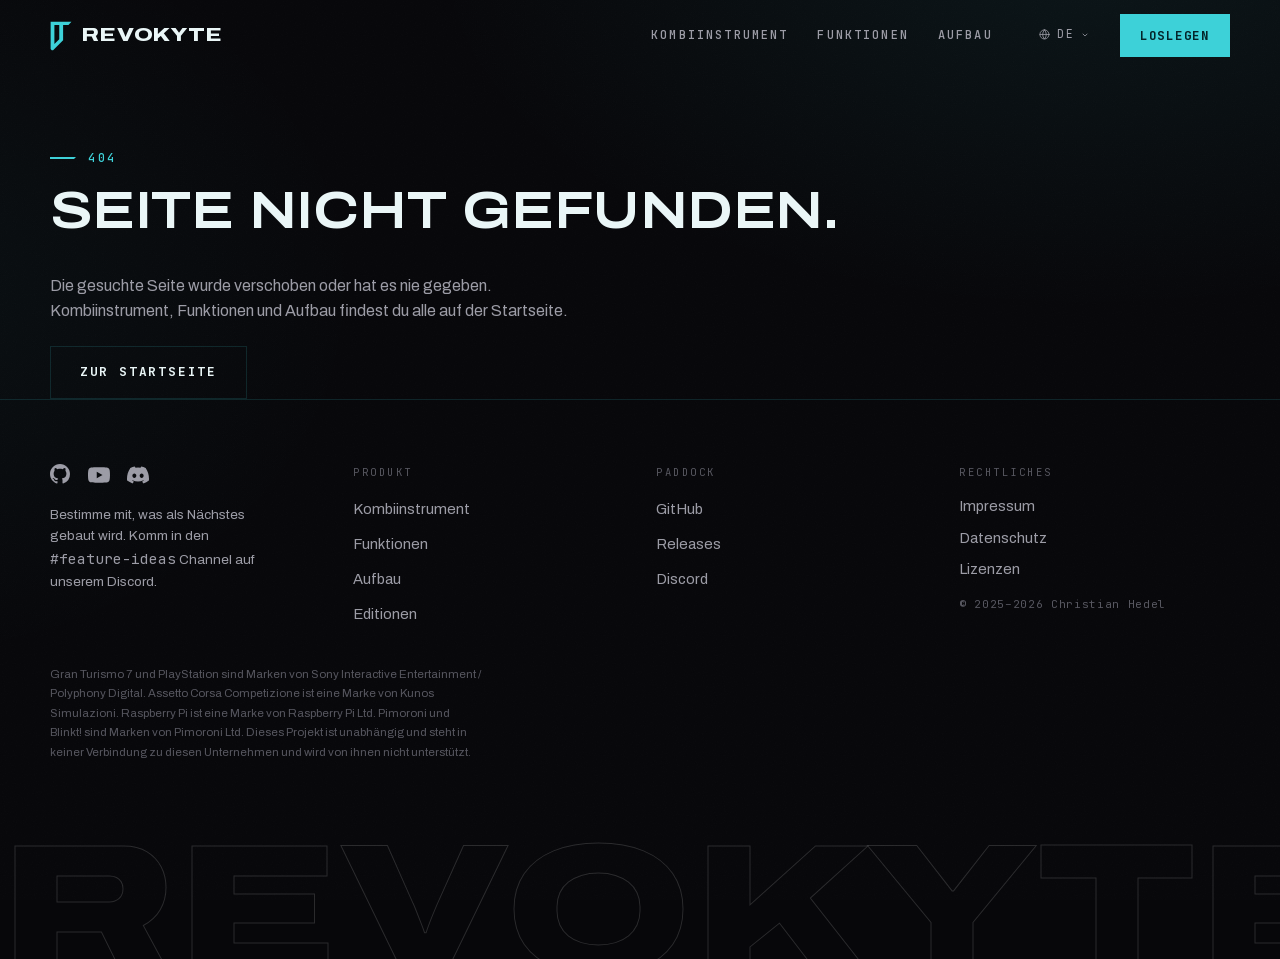
<file: de/404/index.html>
<!DOCTYPE html><html lang="de"> <head><meta charset="utf-8"><meta name="viewport" content="width=device-width, initial-scale=1"><title>Seite nicht gefunden — Revokyte</title><meta name="description" content="Diese Seite existiert nicht."><meta name="robots" content="noindex"><meta property="og:title" content="Seite nicht gefunden — Revokyte"><meta property="og:description" content="Diese Seite existiert nicht."><meta property="og:type" content="website"><meta property="og:url" content="https://www.revokyte.com/de/404/"><meta property="og:site_name" content="Revokyte"><meta property="og:locale" content="de_DE"><meta property="og:locale:alternate" content="en_US"><meta property="og:image" content="https://www.revokyte.com/og-de.png"><meta property="og:image:width" content="1200"><meta property="og:image:height" content="630"><meta property="og:image:alt" content="Revokyte-Sharecard: die Überschrift „Speed, dekodiert.“ auf dunklem Grund unter einer Reihe Schaltlichter, darunter der Revokyte-Schriftzug."><meta name="twitter:card" content="summary_large_image"><meta name="theme-color" content="#07070a"><link rel="icon" type="image/svg+xml" href="/icon.svg"><link rel="preload" href="/fonts/archivo-latin.woff2" as="font" type="font/woff2" crossorigin><link rel="preload" href="/fonts/jetbrains-mono-latin.woff2" as="font" type="font/woff2" crossorigin><link rel="stylesheet" href="/_astro/index.Cy46EHfT.css">
<style>.notfound[data-astro-cid-w3vjowwd]{padding-top:calc(var(--nav-h) + clamp(2.5rem,6vw,5rem))}.body[data-astro-cid-w3vjowwd]{margin-top:2rem;max-width:34rem}.body[data-astro-cid-w3vjowwd] p{color:var(--muted);margin-bottom:1.4rem;text-wrap:pretty}
</style></head> <body>  <header class="nav" data-astro-cid-dmqpwcec> <div class="wrap nav-inner" data-astro-cid-dmqpwcec> <a href="/de/#top" class="brand" aria-label="Revokyte Startseite" data-astro-cid-dmqpwcec> <img src="/logo.svg" alt="" width="22" height="30" data-astro-cid-dmqpwcec> <span data-astro-cid-dmqpwcec>REVOKYTE</span> </a> <nav class="links" aria-label="Bereiche" data-astro-cid-dmqpwcec> <a href="/de/#instrument-cluster" data-astro-cid-dmqpwcec>Kombi­instrument</a><a href="/de/#features" data-astro-cid-dmqpwcec>Funktionen</a><a href="/de/#assembly" data-astro-cid-dmqpwcec>Aufbau</a> </nav> <div class="actions" data-astro-cid-dmqpwcec> <div class="lang-picker" data-astro-cid-dkurt46j> <details data-lang-menu data-astro-cid-dkurt46j> <summary aria-label="Sprache wählen" data-astro-cid-dkurt46j> <svg viewBox="0 0 24 24" fill="none" stroke="currentColor" stroke-width="1.8" stroke-linecap="round" stroke-linejoin="round" aria-hidden="true"><circle cx="12" cy="12" r="10"/><line x1="2" y1="12" x2="22" y2="12"/><path d="M12 2a15.3 15.3 0 0 1 4 10 15.3 15.3 0 0 1-4 10 15.3 15.3 0 0 1-4-10 15.3 15.3 0 0 1 4-10z"/></svg> <span class="cur" data-astro-cid-dkurt46j>DE</span> <svg viewBox="0 0 24 24" fill="none" stroke="currentColor" stroke-width="2.4" stroke-linecap="round" stroke-linejoin="round" aria-hidden="true"><polyline points="6 9 12 15 18 9"/></svg> </summary> <ul data-astro-cid-dkurt46j> <li data-astro-cid-dkurt46j>  <a href="/" hreflang="en" lang="en" aria-label="Switch to English" data-astro-cid-dkurt46j>EN</a> </li><li data-astro-cid-dkurt46j>  <a href="/de/" hreflang="de" lang="de" aria-current="true" aria-label="Deutsch" data-astro-cid-dkurt46j>DE</a> </li> </ul> </details> </div>  <a class="btn btn-primary nav-cta" href="/de/#editions" data-astro-cid-dmqpwcec>Loslegen</a> </div>  <div class="nav-mobile-actions" data-astro-cid-dmqpwcec> <div class="lang-picker" data-astro-cid-dkurt46j> <details data-lang-menu data-astro-cid-dkurt46j> <summary aria-label="Sprache wählen" data-astro-cid-dkurt46j> <svg viewBox="0 0 24 24" fill="none" stroke="currentColor" stroke-width="1.8" stroke-linecap="round" stroke-linejoin="round" aria-hidden="true"><circle cx="12" cy="12" r="10"/><line x1="2" y1="12" x2="22" y2="12"/><path d="M12 2a15.3 15.3 0 0 1 4 10 15.3 15.3 0 0 1-4 10 15.3 15.3 0 0 1-4-10 15.3 15.3 0 0 1 4-10z"/></svg> <span class="cur" data-astro-cid-dkurt46j>DE</span> <svg viewBox="0 0 24 24" fill="none" stroke="currentColor" stroke-width="2.4" stroke-linecap="round" stroke-linejoin="round" aria-hidden="true"><polyline points="6 9 12 15 18 9"/></svg> </summary> <ul data-astro-cid-dkurt46j> <li data-astro-cid-dkurt46j>  <a href="/" hreflang="en" lang="en" aria-label="Switch to English" data-astro-cid-dkurt46j>EN</a> </li><li data-astro-cid-dkurt46j>  <a href="/de/" hreflang="de" lang="de" aria-current="true" aria-label="Deutsch" data-astro-cid-dkurt46j>DE</a> </li> </ul> </details> </div>  </div> <button class="nav-burger" data-nav-toggle aria-expanded="false" aria-label="Menü umschalten" data-astro-cid-dmqpwcec> <span data-astro-cid-dmqpwcec></span> <span data-astro-cid-dmqpwcec></span> </button> </div> </header> <div class="nav-overlay" data-nav-overlay data-astro-cid-dmqpwcec> <nav aria-label="Mobil" data-astro-cid-dmqpwcec> <a href="/de/#instrument-cluster" class="display" style="--i:0" data-astro-cid-dmqpwcec> Kombi­instrument </a><a href="/de/#features" class="display" style="--i:1" data-astro-cid-dmqpwcec> Funktionen </a><a href="/de/#assembly" class="display" style="--i:2" data-astro-cid-dmqpwcec> Aufbau </a> <a href="/de/#editions" class="display" style="--i:3" data-astro-cid-dmqpwcec>Loslegen</a> </nav> </div>  <main class="notfound" data-astro-cid-w3vjowwd> <div class="wrap" data-astro-cid-w3vjowwd> <p class="kicker" data-astro-cid-w3vjowwd>404</p>  <h1 class="section-title" data-astro-cid-w3vjowwd>Seite nicht gefunden.</h1> <div class="body" data-astro-cid-w3vjowwd>  <p>
Die gesuchte Seite wurde verschoben oder hat es nie gegeben.
    Kombiinstrument, Funktionen und Aufbau findest du alle auf der
    Startseite.
</p> <a class="btn btn-ghost" href="/de/">
Zur Startseite
</a>  </div> </div> <footer class="footer" data-astro-cid-sz7xmlte> <div class="wrap footer-grid" data-astro-cid-sz7xmlte> <div class="footer-col brand-col" data-astro-cid-sz7xmlte> <div class="socials" data-astro-cid-sz7xmlte> <a href="https://github.com/chrshdl/revokyte" target="_blank" rel="noopener" aria-label="GitHub" data-astro-cid-sz7xmlte> <svg viewBox="0 0 16 16" width="20" height="20" fill="currentColor" aria-hidden="true" data-astro-cid-sz7xmlte><path d="M8 0C3.58 0 0 3.58 0 8c0 3.54 2.29 6.53 5.47 7.59.4.07.55-.17.55-.38 0-.19-.01-.82-.01-1.49-2.01.37-2.53-.49-2.69-.94-.09-.23-.48-.94-.82-1.13-.28-.15-.68-.52-.01-.53.63-.01 1.08.58 1.23.82.72 1.21 1.87.87 2.33.66.07-.52.28-.87.51-1.07-1.78-.2-3.64-.89-3.64-3.95 0-.87.31-1.59.82-2.15-.08-.2-.36-1.02.08-2.12 0 0 .67-.21 2.2.82.64-.18 1.32-.27 2-.27s1.36.09 2 .27c1.53-1.04 2.2-.82 2.2-.82.44 1.1.16 1.92.08 2.12.51.56.82 1.27.82 2.15 0 3.07-1.87 3.75-3.65 3.95.29.25.54.73.54 1.48 0 1.07-.01 1.93-.01 2.2 0 .21.15.46.55.38A8.01 8.01 0 0 0 16 8c0-4.42-3.58-8-8-8Z" data-astro-cid-sz7xmlte></path></svg> </a> <a href="https://www.youtube.com/@REVOKYTE" target="_blank" rel="noopener" aria-label="YouTube" data-astro-cid-sz7xmlte> <svg viewBox="0 0 24 24" width="22" height="22" fill="currentColor" aria-hidden="true" data-astro-cid-sz7xmlte><path d="M23.498 6.186a3.016 3.016 0 0 0-2.122-2.136C19.505 3.545 12 3.545 12 3.545s-7.505 0-9.377.505A3.017 3.017 0 0 0 .502 6.186C0 8.07 0 12 0 12s0 3.93.502 5.814a3.016 3.016 0 0 0 2.122 2.136c1.871.505 9.376.505 9.376.505s7.505 0 9.377-.505a3.015 3.015 0 0 0 2.122-2.136C24 15.93 24 12 24 12s0-3.93-.502-5.814zM9.545 15.568V8.432L15.818 12l-6.273 3.568z" data-astro-cid-sz7xmlte></path></svg> </a> <a href="https://discord.gg/dEQJSuva7K" target="_blank" rel="noopener" aria-label="Discord" data-astro-cid-sz7xmlte> <svg viewBox="0 0 24 24" width="22" height="22" fill="currentColor" aria-hidden="true" data-astro-cid-sz7xmlte><path d="M20.317 4.37a19.791 19.791 0 0 0-4.885-1.515.074.074 0 0 0-.079.037c-.21.375-.444.864-.608 1.25a18.27 18.27 0 0 0-5.487 0 12.64 12.64 0 0 0-.617-1.25.077.077 0 0 0-.079-.037A19.736 19.736 0 0 0 3.677 4.37a.07.07 0 0 0-.032.027C.533 9.046-.32 13.58.099 18.057a.082.082 0 0 0 .031.057 19.9 19.9 0 0 0 5.993 3.03.078.078 0 0 0 .084-.028 14.09 14.09 0 0 0 1.226-1.994.076.076 0 0 0-.041-.106 13.107 13.107 0 0 1-1.872-.892.077.077 0 0 1-.008-.128 10.2 10.2 0 0 0 .372-.292.074.074 0 0 1 .077-.01c3.928 1.793 8.18 1.793 12.062 0a.074.074 0 0 1 .078.01c.12.098.246.198.373.292a.077.077 0 0 1-.006.127 12.299 12.299 0 0 1-1.873.892.077.077 0 0 0-.041.107c.36.698.772 1.362 1.225 1.993a.076.076 0 0 0 .084.028 19.839 19.839 0 0 0 6.002-3.03.077.077 0 0 0 .032-.054c.5-5.177-.838-9.674-3.549-13.66a.061.061 0 0 0-.031-.03zM8.02 15.33c-1.183 0-2.157-1.085-2.157-2.419 0-1.333.956-2.419 2.157-2.419 1.21 0 2.176 1.096 2.157 2.42 0 1.333-.956 2.418-2.157 2.418zm7.975 0c-1.183 0-2.157-1.085-2.157-2.419 0-1.333.955-2.419 2.157-2.419 1.21 0 2.176 1.096 2.157 2.42 0 1.333-.946 2.418-2.157 2.418z" data-astro-cid-sz7xmlte></path></svg> </a> </div> <p class="community-note" data-astro-cid-sz7xmlte> Bestimme mit, was als Nächstes gebaut wird. Komm in den <a href="https://discord.gg/dEQJSuva7K" target="_blank" rel="noopener" data-astro-cid-sz7xmlte>#feature-ideas</a> Channel auf unserem Discord. </p> </div> <div class="footer-col" data-astro-cid-sz7xmlte> <span class="footer-heading" data-astro-cid-sz7xmlte>Produkt</span> <a href="/de/#instrument-cluster" data-astro-cid-sz7xmlte>Kombi­instrument</a> <a href="/de/#features" data-astro-cid-sz7xmlte>Funktionen</a> <a href="/de/#assembly" data-astro-cid-sz7xmlte>Aufbau</a> <a href="/de/#editions" data-astro-cid-sz7xmlte>Editionen</a> </div> <div class="footer-col" data-astro-cid-sz7xmlte> <span class="footer-heading" data-astro-cid-sz7xmlte>Paddock</span> <a href="https://github.com/chrshdl/revokyte" target="_blank" rel="noopener" data-astro-cid-sz7xmlte>GitHub</a> <a href="https://github.com/chrshdl/instrument-cluster-os/releases" target="_blank" rel="noopener" data-astro-cid-sz7xmlte>Releases</a> <a href="https://discord.gg/dEQJSuva7K" target="_blank" rel="noopener" data-astro-cid-sz7xmlte>Discord</a> </div> <div class="footer-col footer-meta" data-astro-cid-sz7xmlte> <span class="footer-heading" data-astro-cid-sz7xmlte>Rechtliches</span> <a href="/de/impressum/" data-astro-cid-sz7xmlte>Impressum</a> <a href="/de/datenschutz/" data-astro-cid-sz7xmlte>Datenschutz</a> <a href="/de/lizenzen/" data-astro-cid-sz7xmlte>Lizenzen</a> <span data-astro-cid-sz7xmlte>© 2025–2026 Christian Hedel</span> </div> </div> <div class="wrap" data-astro-cid-sz7xmlte>  <p class="fine" data-astro-cid-sz7xmlte><em>Gran Turismo 7</em> und <em>PlayStation</em> sind Marken von Sony Interactive Entertainment / Polyphony Digital. <em>Assetto Corsa Competizione</em> ist eine Marke von Kunos Simulazioni. <em>Raspberry Pi</em> ist eine Marke von Raspberry Pi Ltd. <em>Pimoroni</em> und <em>Blinkt!</em> sind Marken von Pimoroni Ltd. Dieses Projekt ist unabhängig und steht in keiner Verbindung zu diesen Unternehmen und wird von ihnen nicht unterstützt.</p> </div> <div class="giant-wordmark" aria-hidden="true" data-astro-cid-sz7xmlte>REVOKYTE</div> </footer>  </main> <script type="module" src="/_astro/NotFound.astro_astro_type_script_index_0_lang.DutRCnzF.js"></script>  <div class="grain" aria-hidden="true"></div> </body></html>
</file>
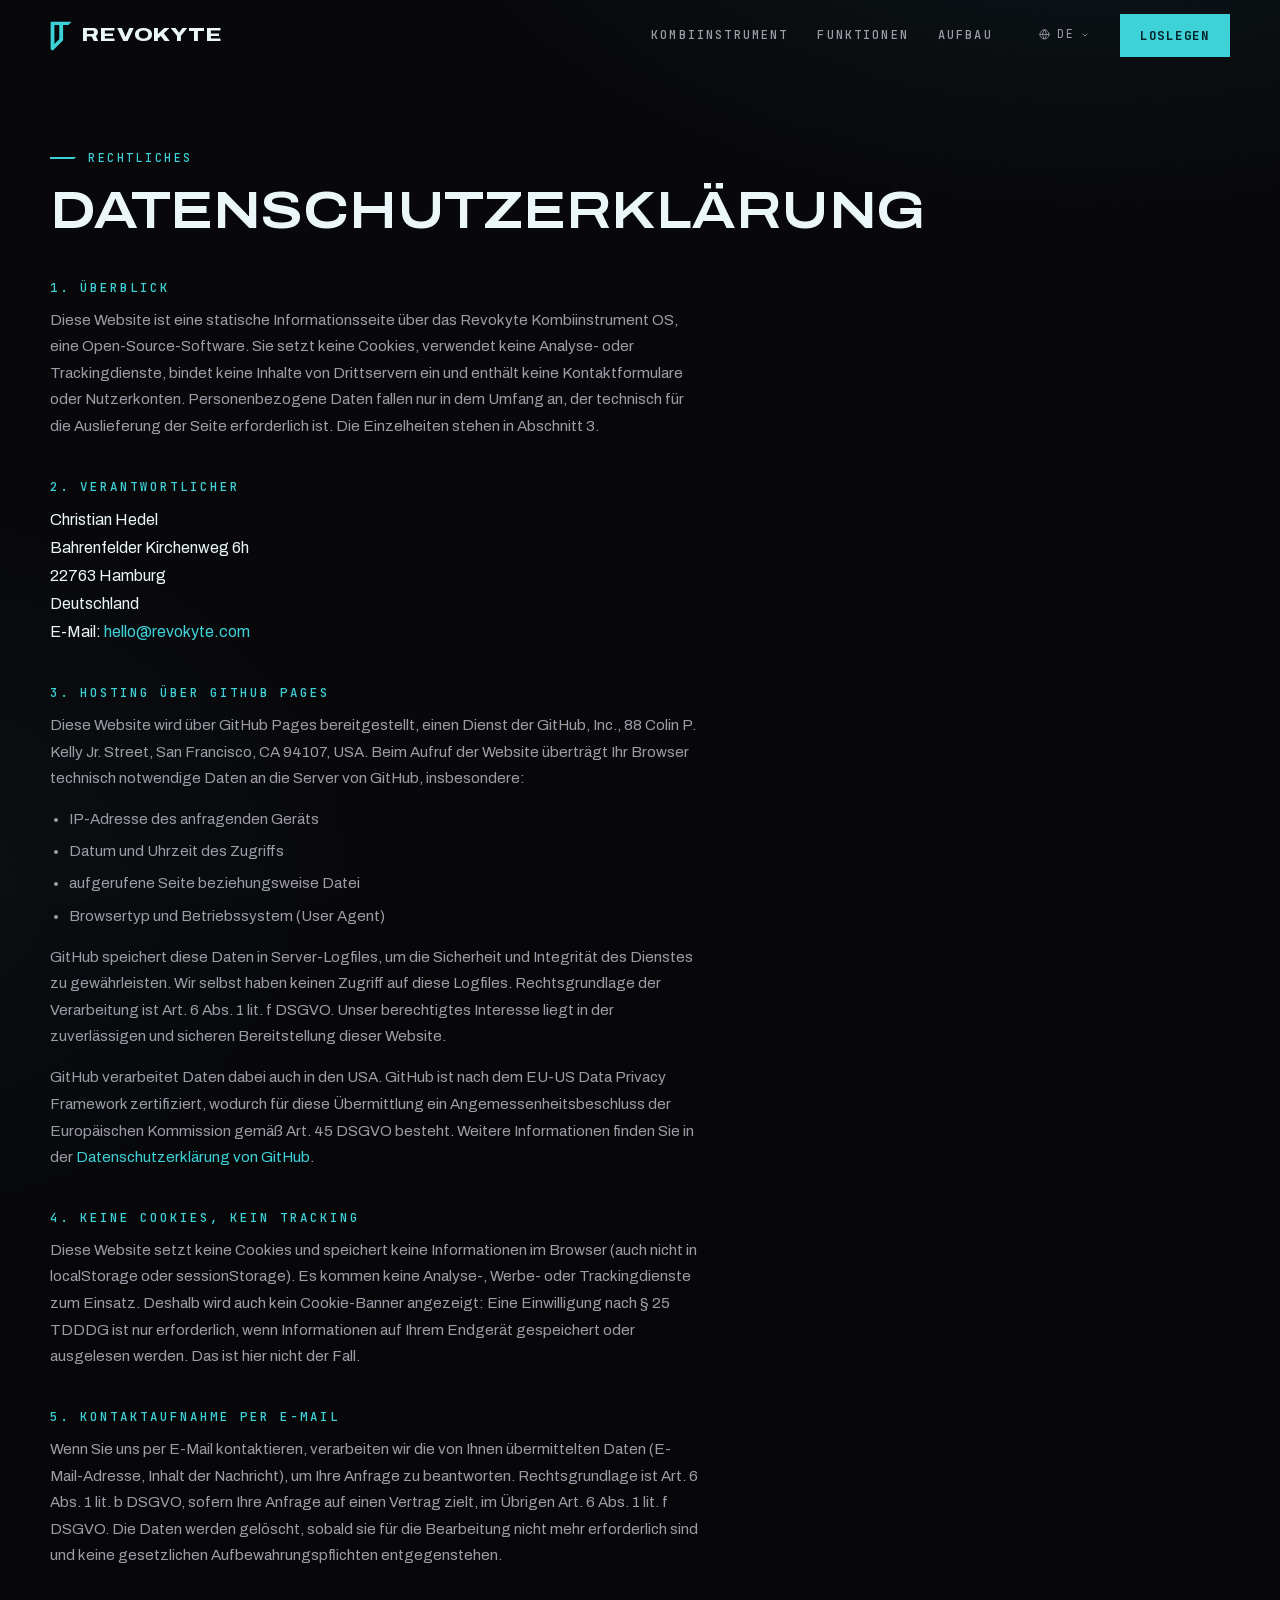
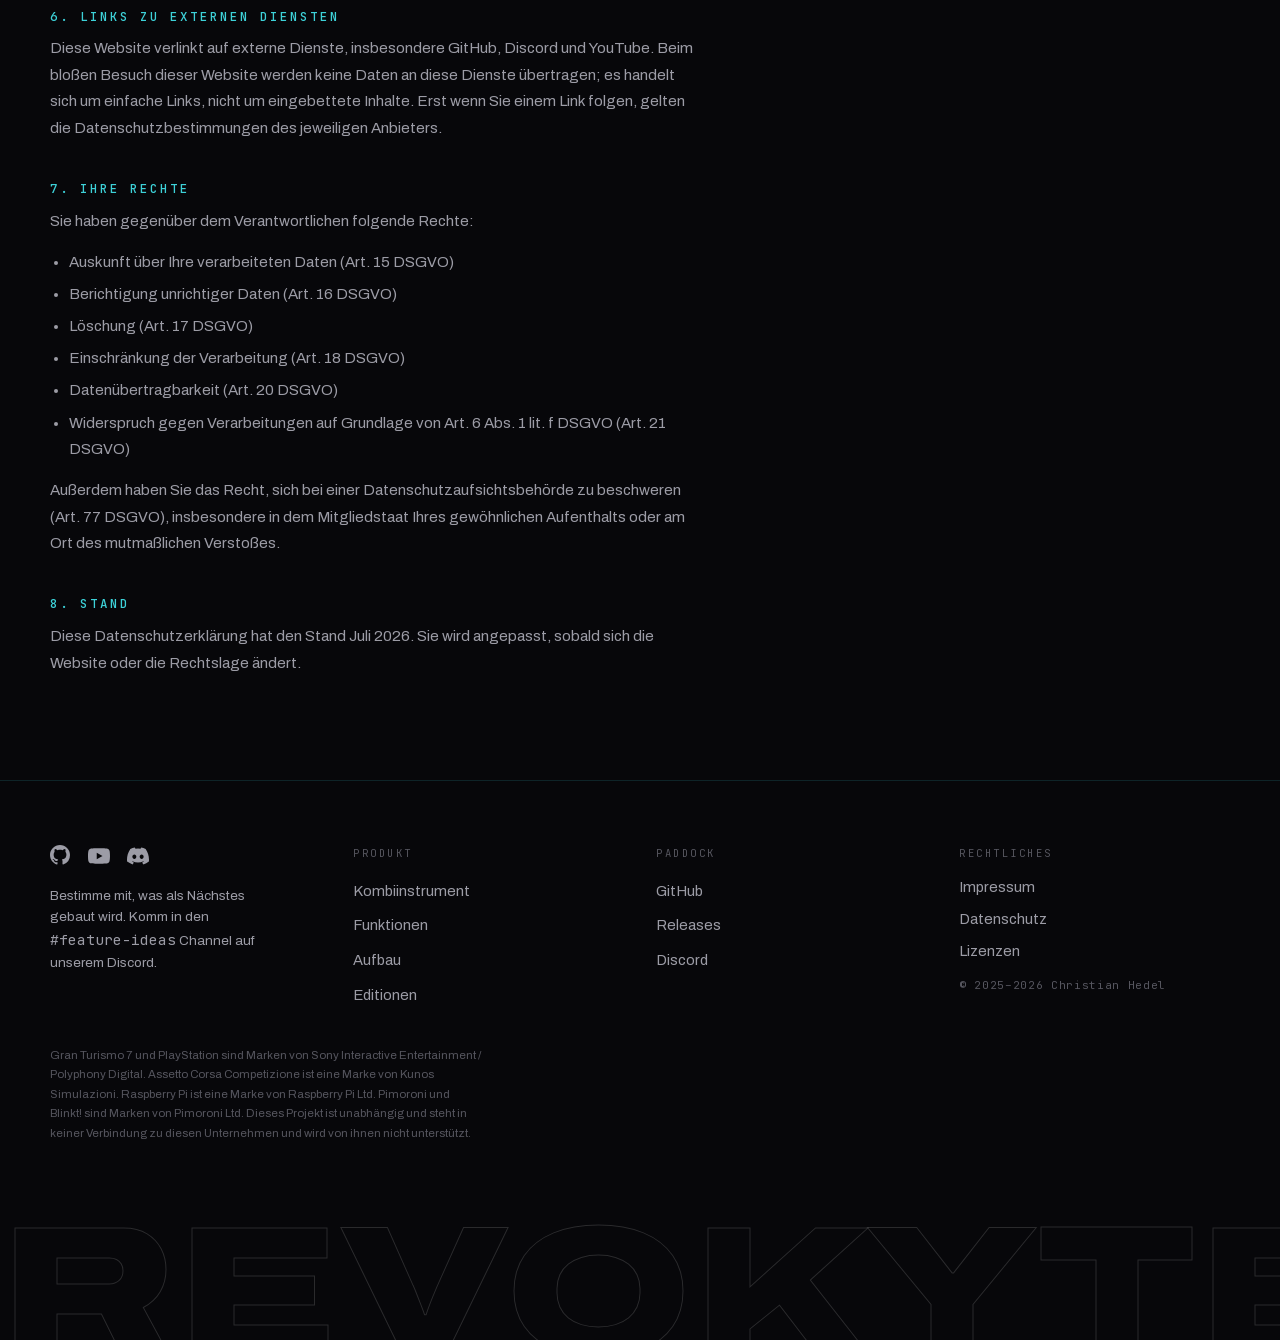
<file: de/datenschutz/index.html>
<!DOCTYPE html><html lang="de"> <head><meta charset="utf-8"><meta name="viewport" content="width=device-width, initial-scale=1"><title>Datenschutzerklärung — Revokyte</title><meta name="description" content="Datenschutzerklärung für Revokyte: keine Cookies, kein Tracking. Welche Daten beim Hosting über GitHub Pages anfallen und welche Rechte Sie haben."><link rel="canonical" href="https://www.revokyte.com/de/datenschutz/"><link rel="alternate" hreflang="en" href="https://www.revokyte.com/privacy/"><link rel="alternate" hreflang="de" href="https://www.revokyte.com/de/datenschutz/"><link rel="alternate" hreflang="x-default" href="https://www.revokyte.com/privacy/"><meta property="og:title" content="Datenschutzerklärung — Revokyte"><meta property="og:description" content="Datenschutzerklärung für Revokyte: keine Cookies, kein Tracking. Welche Daten beim Hosting über GitHub Pages anfallen und welche Rechte Sie haben."><meta property="og:type" content="website"><meta property="og:url" content="https://www.revokyte.com/de/datenschutz/"><meta property="og:site_name" content="Revokyte"><meta property="og:locale" content="de_DE"><meta property="og:locale:alternate" content="en_US"><meta property="og:image" content="https://www.revokyte.com/og-de.png"><meta property="og:image:width" content="1200"><meta property="og:image:height" content="630"><meta property="og:image:alt" content="Revokyte-Sharecard: die Überschrift „Speed, dekodiert.“ auf dunklem Grund unter einer Reihe Schaltlichter, darunter der Revokyte-Schriftzug."><meta name="twitter:card" content="summary_large_image"><meta name="theme-color" content="#07070a"><link rel="icon" type="image/svg+xml" href="/icon.svg"><link rel="preload" href="/fonts/archivo-latin.woff2" as="font" type="font/woff2" crossorigin><link rel="preload" href="/fonts/jetbrains-mono-latin.woff2" as="font" type="font/woff2" crossorigin><script type="application/ld+json">{"@context":"https://schema.org","@graph":[{"@type":"Organization","@id":"https://www.revokyte.com/#organization","name":"Revokyte","url":"https://www.revokyte.com/","logo":{"@type":"ImageObject","@id":"https://www.revokyte.com/#logo","url":"https://www.revokyte.com/logo.svg","contentUrl":"https://www.revokyte.com/logo.svg","width":91,"height":125,"caption":"Revokyte"},"image":{"@id":"https://www.revokyte.com/#logo"},"sameAs":["https://github.com/chrshdl/revokyte","https://github.com/chrshdl/instrument-cluster-os","https://www.youtube.com/@REVOKYTE","https://discord.gg/dEQJSuva7K"]},{"@type":"WebSite","@id":"https://www.revokyte.com/#website","url":"https://www.revokyte.com/","name":"Revokyte","description":"Datenschutzerklärung für Revokyte: keine Cookies, kein Tracking. Welche Daten beim Hosting über GitHub Pages anfallen und welche Rechte Sie haben.","publisher":{"@id":"https://www.revokyte.com/#organization"},"inLanguage":["en-US","de-DE"]},{"@type":"WebPage","@id":"https://www.revokyte.com/de/datenschutz/#webpage","url":"https://www.revokyte.com/de/datenschutz/","name":"Datenschutzerklärung — Revokyte","description":"Datenschutzerklärung für Revokyte: keine Cookies, kein Tracking. Welche Daten beim Hosting über GitHub Pages anfallen und welche Rechte Sie haben.","isPartOf":{"@id":"https://www.revokyte.com/#website"},"about":{"@id":"https://www.revokyte.com/#organization"},"inLanguage":"de-DE"}]}</script><link rel="stylesheet" href="/_astro/index.Cy46EHfT.css">
<style>.legal[data-astro-cid-5r5pfnjt]{padding-top:calc(var(--nav-h) + clamp(2.5rem,6vw,5rem))}.legal-body[data-astro-cid-5r5pfnjt]{max-width:72ch;margin-top:2.2rem;padding-bottom:clamp(3rem,7vw,6rem)}.legal-body[data-astro-cid-5r5pfnjt] h2{font-family:var(--font-mono);font-size:.78rem;letter-spacing:.24em;text-transform:uppercase;color:var(--cyan);font-weight:500;margin:2.6rem 0 .8rem}.legal-body[data-astro-cid-5r5pfnjt] h3{font-size:1rem;font-weight:600;margin:1.8rem 0 .5rem}.legal-body[data-astro-cid-5r5pfnjt] p,.legal-body[data-astro-cid-5r5pfnjt] li{color:var(--muted);font-size:.95rem;line-height:1.75}.legal-body[data-astro-cid-5r5pfnjt] p{margin-bottom:.9rem}.legal-body[data-astro-cid-5r5pfnjt] ul{margin:0 0 .9rem;padding-left:1.2rem}.legal-body[data-astro-cid-5r5pfnjt] li{margin-bottom:.35rem}.legal-body[data-astro-cid-5r5pfnjt] a{color:var(--cyan)}.legal-body[data-astro-cid-5r5pfnjt] code{font-family:var(--font-mono);font-size:.85em}.legal-body[data-astro-cid-5r5pfnjt] a:hover{text-decoration:underline;text-underline-offset:3px}.legal-body[data-astro-cid-5r5pfnjt] address{font-style:normal;color:var(--text);line-height:1.75;margin-bottom:.9rem}.legal-body[data-astro-cid-5r5pfnjt] hr{border:none;border-top:1px solid var(--line);margin:3rem 0}.legal-body[data-astro-cid-5r5pfnjt] mark.todo{background:#ff50502e;color:#ff9c9c;padding:0 .3em;border:1px dashed rgba(255,80,80,.5)}.legal-body[data-astro-cid-5r5pfnjt] .lang-note{font-family:var(--font-mono);font-size:.75rem;letter-spacing:.06em;color:var(--faint)}
</style></head> <body>  <header class="nav" data-astro-cid-dmqpwcec> <div class="wrap nav-inner" data-astro-cid-dmqpwcec> <a href="/de/#top" class="brand" aria-label="Revokyte Startseite" data-astro-cid-dmqpwcec> <img src="/logo.svg" alt="" width="22" height="30" data-astro-cid-dmqpwcec> <span data-astro-cid-dmqpwcec>REVOKYTE</span> </a> <nav class="links" aria-label="Bereiche" data-astro-cid-dmqpwcec> <a href="/de/#instrument-cluster" data-astro-cid-dmqpwcec>Kombi­instrument</a><a href="/de/#features" data-astro-cid-dmqpwcec>Funktionen</a><a href="/de/#assembly" data-astro-cid-dmqpwcec>Aufbau</a> </nav> <div class="actions" data-astro-cid-dmqpwcec> <div class="lang-picker" data-astro-cid-dkurt46j> <details data-lang-menu data-astro-cid-dkurt46j> <summary aria-label="Sprache wählen" data-astro-cid-dkurt46j> <svg viewBox="0 0 24 24" fill="none" stroke="currentColor" stroke-width="1.8" stroke-linecap="round" stroke-linejoin="round" aria-hidden="true"><circle cx="12" cy="12" r="10"/><line x1="2" y1="12" x2="22" y2="12"/><path d="M12 2a15.3 15.3 0 0 1 4 10 15.3 15.3 0 0 1-4 10 15.3 15.3 0 0 1-4-10 15.3 15.3 0 0 1 4-10z"/></svg> <span class="cur" data-astro-cid-dkurt46j>DE</span> <svg viewBox="0 0 24 24" fill="none" stroke="currentColor" stroke-width="2.4" stroke-linecap="round" stroke-linejoin="round" aria-hidden="true"><polyline points="6 9 12 15 18 9"/></svg> </summary> <ul data-astro-cid-dkurt46j> <li data-astro-cid-dkurt46j>  <a href="/privacy/" hreflang="en" lang="en" aria-label="Switch to English" data-astro-cid-dkurt46j>EN</a> </li><li data-astro-cid-dkurt46j>  <a href="/de/datenschutz/" hreflang="de" lang="de" aria-current="true" aria-label="Deutsch" data-astro-cid-dkurt46j>DE</a> </li> </ul> </details> </div>  <a class="btn btn-primary nav-cta" href="/de/#editions" data-astro-cid-dmqpwcec>Loslegen</a> </div>  <div class="nav-mobile-actions" data-astro-cid-dmqpwcec> <div class="lang-picker" data-astro-cid-dkurt46j> <details data-lang-menu data-astro-cid-dkurt46j> <summary aria-label="Sprache wählen" data-astro-cid-dkurt46j> <svg viewBox="0 0 24 24" fill="none" stroke="currentColor" stroke-width="1.8" stroke-linecap="round" stroke-linejoin="round" aria-hidden="true"><circle cx="12" cy="12" r="10"/><line x1="2" y1="12" x2="22" y2="12"/><path d="M12 2a15.3 15.3 0 0 1 4 10 15.3 15.3 0 0 1-4 10 15.3 15.3 0 0 1-4-10 15.3 15.3 0 0 1 4-10z"/></svg> <span class="cur" data-astro-cid-dkurt46j>DE</span> <svg viewBox="0 0 24 24" fill="none" stroke="currentColor" stroke-width="2.4" stroke-linecap="round" stroke-linejoin="round" aria-hidden="true"><polyline points="6 9 12 15 18 9"/></svg> </summary> <ul data-astro-cid-dkurt46j> <li data-astro-cid-dkurt46j>  <a href="/privacy/" hreflang="en" lang="en" aria-label="Switch to English" data-astro-cid-dkurt46j>EN</a> </li><li data-astro-cid-dkurt46j>  <a href="/de/datenschutz/" hreflang="de" lang="de" aria-current="true" aria-label="Deutsch" data-astro-cid-dkurt46j>DE</a> </li> </ul> </details> </div>  </div> <button class="nav-burger" data-nav-toggle aria-expanded="false" aria-label="Menü umschalten" data-astro-cid-dmqpwcec> <span data-astro-cid-dmqpwcec></span> <span data-astro-cid-dmqpwcec></span> </button> </div> </header> <div class="nav-overlay" data-nav-overlay data-astro-cid-dmqpwcec> <nav aria-label="Mobil" data-astro-cid-dmqpwcec> <a href="/de/#instrument-cluster" class="display" style="--i:0" data-astro-cid-dmqpwcec> Kombi­instrument </a><a href="/de/#features" class="display" style="--i:1" data-astro-cid-dmqpwcec> Funktionen </a><a href="/de/#assembly" class="display" style="--i:2" data-astro-cid-dmqpwcec> Aufbau </a> <a href="/de/#editions" class="display" style="--i:3" data-astro-cid-dmqpwcec>Loslegen</a> </nav> </div>  <main class="legal" data-astro-cid-5r5pfnjt> <div class="wrap" data-astro-cid-5r5pfnjt> <p class="kicker" data-astro-cid-5r5pfnjt>Rechtliches</p> <h1 class="section-title" data-astro-cid-5r5pfnjt>Datenschutzerklärung</h1> <div class="legal-body" data-astro-cid-5r5pfnjt>  <h2>1. Überblick</h2> <p>
Diese Website ist eine statische Informationsseite über das
  Revokyte Kombiinstrument OS, eine Open-Source-Software. Sie setzt keine
  Cookies, verwendet
  keine Analyse- oder Trackingdienste, bindet keine Inhalte von
  Drittservern ein und enthält keine Kontaktformulare oder
  Nutzerkonten. Personenbezogene Daten fallen nur in dem Umfang an,
  der technisch für die Auslieferung der Seite erforderlich ist. Die
  Einzelheiten stehen in Abschnitt 3.
</p> <h2>2. Verantwortlicher</h2> <address>
Christian Hedel<br>
Bahrenfelder Kirchenweg 6h<br>
22763 Hamburg<br>
Deutschland<br>
E-Mail: <a href="mailto:hello@revokyte.com">hello@revokyte.com</a> </address> <h2>3. Hosting über GitHub Pages</h2> <p>
Diese Website wird über GitHub Pages bereitgestellt, einen Dienst
  der GitHub, Inc., 88 Colin P. Kelly Jr. Street, San Francisco, CA
  94107, USA. Beim Aufruf der Website überträgt Ihr Browser technisch
  notwendige Daten an die Server von GitHub, insbesondere:
</p> <ul> <li>IP-Adresse des anfragenden Geräts</li> <li>Datum und Uhrzeit des Zugriffs</li> <li>aufgerufene Seite beziehungsweise Datei</li> <li>Browsertyp und Betriebssystem (User Agent)</li> </ul> <p>
GitHub speichert diese Daten in Server-Logfiles, um die Sicherheit
  und Integrität des Dienstes zu gewährleisten. Wir selbst haben
  keinen Zugriff auf diese Logfiles. Rechtsgrundlage der Verarbeitung
  ist Art. 6 Abs. 1 lit. f DSGVO. Unser berechtigtes Interesse liegt
  in der zuverlässigen und sicheren Bereitstellung dieser Website.
</p> <p>
GitHub verarbeitet Daten dabei auch in den USA. GitHub ist nach dem
  EU-US Data Privacy Framework zertifiziert, wodurch für diese
  Übermittlung ein Angemessenheitsbeschluss der Europäischen
  Kommission gemäß Art. 45 DSGVO besteht. Weitere Informationen
  finden Sie in der
<a href="https://docs.github.com/de/site-policy/privacy-policies/github-general-privacy-statement" target="_blank" rel="noopener">Datenschutzerklärung von GitHub</a>.
</p> <h2>4. Keine Cookies, kein Tracking</h2> <p>
Diese Website setzt keine Cookies und speichert keine Informationen
  im Browser (auch nicht in localStorage oder sessionStorage). Es
  kommen keine Analyse-, Werbe- oder Trackingdienste zum Einsatz.
  Deshalb wird auch kein Cookie-Banner angezeigt: Eine Einwilligung
  nach § 25 TDDDG ist nur erforderlich, wenn Informationen auf Ihrem
  Endgerät gespeichert oder ausgelesen werden. Das ist hier nicht der
  Fall.
</p> <h2>5. Kontaktaufnahme per E-Mail</h2> <p>
Wenn Sie uns per E-Mail kontaktieren, verarbeiten wir die von Ihnen
  übermittelten Daten (E-Mail-Adresse, Inhalt der Nachricht), um Ihre
  Anfrage zu beantworten. Rechtsgrundlage ist Art. 6 Abs. 1 lit. b
  DSGVO, sofern Ihre Anfrage auf einen Vertrag zielt, im Übrigen
  Art. 6 Abs. 1 lit. f DSGVO. Die Daten werden gelöscht, sobald sie
  für die Bearbeitung nicht mehr erforderlich sind und keine
  gesetzlichen Aufbewahrungspflichten entgegenstehen.
</p> <h2>6. Links zu externen Diensten</h2> <p>
Diese Website verlinkt auf externe Dienste, insbesondere GitHub,
  Discord und YouTube. Beim bloßen Besuch dieser Website werden keine
  Daten an diese Dienste übertragen; es handelt sich um einfache
  Links, nicht um eingebettete Inhalte. Erst wenn Sie einem Link
  folgen, gelten die Datenschutzbestimmungen des jeweiligen
  Anbieters.
</p> <h2>7. Ihre Rechte</h2> <p>Sie haben gegenüber dem Verantwortlichen folgende Rechte:</p> <ul> <li>Auskunft über Ihre verarbeiteten Daten (Art. 15 DSGVO)</li> <li>Berichtigung unrichtiger Daten (Art. 16 DSGVO)</li> <li>Löschung (Art. 17 DSGVO)</li> <li>Einschränkung der Verarbeitung (Art. 18 DSGVO)</li> <li>Datenübertragbarkeit (Art. 20 DSGVO)</li> <li>
Widerspruch gegen Verarbeitungen auf Grundlage von Art. 6 Abs. 1
    lit. f DSGVO (Art. 21 DSGVO)
</li> </ul> <p>
Außerdem haben Sie das Recht, sich bei einer
  Datenschutzaufsichtsbehörde zu beschweren (Art. 77 DSGVO),
  insbesondere in dem Mitgliedstaat Ihres gewöhnlichen Aufenthalts
  oder am Ort des mutmaßlichen Verstoßes.
</p> <h2>8. Stand</h2> <p>
Diese Datenschutzerklärung hat den Stand Juli 2026. Sie wird
  angepasst, sobald sich die Website oder die Rechtslage ändert.
</p>  </div> </div> <footer class="footer" data-astro-cid-sz7xmlte> <div class="wrap footer-grid" data-astro-cid-sz7xmlte> <div class="footer-col brand-col" data-astro-cid-sz7xmlte> <div class="socials" data-astro-cid-sz7xmlte> <a href="https://github.com/chrshdl/revokyte" target="_blank" rel="noopener" aria-label="GitHub" data-astro-cid-sz7xmlte> <svg viewBox="0 0 16 16" width="20" height="20" fill="currentColor" aria-hidden="true" data-astro-cid-sz7xmlte><path d="M8 0C3.58 0 0 3.58 0 8c0 3.54 2.29 6.53 5.47 7.59.4.07.55-.17.55-.38 0-.19-.01-.82-.01-1.49-2.01.37-2.53-.49-2.69-.94-.09-.23-.48-.94-.82-1.13-.28-.15-.68-.52-.01-.53.63-.01 1.08.58 1.23.82.72 1.21 1.87.87 2.33.66.07-.52.28-.87.51-1.07-1.78-.2-3.64-.89-3.64-3.95 0-.87.31-1.59.82-2.15-.08-.2-.36-1.02.08-2.12 0 0 .67-.21 2.2.82.64-.18 1.32-.27 2-.27s1.36.09 2 .27c1.53-1.04 2.2-.82 2.2-.82.44 1.1.16 1.92.08 2.12.51.56.82 1.27.82 2.15 0 3.07-1.87 3.75-3.65 3.95.29.25.54.73.54 1.48 0 1.07-.01 1.93-.01 2.2 0 .21.15.46.55.38A8.01 8.01 0 0 0 16 8c0-4.42-3.58-8-8-8Z" data-astro-cid-sz7xmlte></path></svg> </a> <a href="https://www.youtube.com/@REVOKYTE" target="_blank" rel="noopener" aria-label="YouTube" data-astro-cid-sz7xmlte> <svg viewBox="0 0 24 24" width="22" height="22" fill="currentColor" aria-hidden="true" data-astro-cid-sz7xmlte><path d="M23.498 6.186a3.016 3.016 0 0 0-2.122-2.136C19.505 3.545 12 3.545 12 3.545s-7.505 0-9.377.505A3.017 3.017 0 0 0 .502 6.186C0 8.07 0 12 0 12s0 3.93.502 5.814a3.016 3.016 0 0 0 2.122 2.136c1.871.505 9.376.505 9.376.505s7.505 0 9.377-.505a3.015 3.015 0 0 0 2.122-2.136C24 15.93 24 12 24 12s0-3.93-.502-5.814zM9.545 15.568V8.432L15.818 12l-6.273 3.568z" data-astro-cid-sz7xmlte></path></svg> </a> <a href="https://discord.gg/dEQJSuva7K" target="_blank" rel="noopener" aria-label="Discord" data-astro-cid-sz7xmlte> <svg viewBox="0 0 24 24" width="22" height="22" fill="currentColor" aria-hidden="true" data-astro-cid-sz7xmlte><path d="M20.317 4.37a19.791 19.791 0 0 0-4.885-1.515.074.074 0 0 0-.079.037c-.21.375-.444.864-.608 1.25a18.27 18.27 0 0 0-5.487 0 12.64 12.64 0 0 0-.617-1.25.077.077 0 0 0-.079-.037A19.736 19.736 0 0 0 3.677 4.37a.07.07 0 0 0-.032.027C.533 9.046-.32 13.58.099 18.057a.082.082 0 0 0 .031.057 19.9 19.9 0 0 0 5.993 3.03.078.078 0 0 0 .084-.028 14.09 14.09 0 0 0 1.226-1.994.076.076 0 0 0-.041-.106 13.107 13.107 0 0 1-1.872-.892.077.077 0 0 1-.008-.128 10.2 10.2 0 0 0 .372-.292.074.074 0 0 1 .077-.01c3.928 1.793 8.18 1.793 12.062 0a.074.074 0 0 1 .078.01c.12.098.246.198.373.292a.077.077 0 0 1-.006.127 12.299 12.299 0 0 1-1.873.892.077.077 0 0 0-.041.107c.36.698.772 1.362 1.225 1.993a.076.076 0 0 0 .084.028 19.839 19.839 0 0 0 6.002-3.03.077.077 0 0 0 .032-.054c.5-5.177-.838-9.674-3.549-13.66a.061.061 0 0 0-.031-.03zM8.02 15.33c-1.183 0-2.157-1.085-2.157-2.419 0-1.333.956-2.419 2.157-2.419 1.21 0 2.176 1.096 2.157 2.42 0 1.333-.956 2.418-2.157 2.418zm7.975 0c-1.183 0-2.157-1.085-2.157-2.419 0-1.333.955-2.419 2.157-2.419 1.21 0 2.176 1.096 2.157 2.42 0 1.333-.946 2.418-2.157 2.418z" data-astro-cid-sz7xmlte></path></svg> </a> </div> <p class="community-note" data-astro-cid-sz7xmlte> Bestimme mit, was als Nächstes gebaut wird. Komm in den <a href="https://discord.gg/dEQJSuva7K" target="_blank" rel="noopener" data-astro-cid-sz7xmlte>#feature-ideas</a> Channel auf unserem Discord. </p> </div> <div class="footer-col" data-astro-cid-sz7xmlte> <span class="footer-heading" data-astro-cid-sz7xmlte>Produkt</span> <a href="/de/#instrument-cluster" data-astro-cid-sz7xmlte>Kombi­instrument</a> <a href="/de/#features" data-astro-cid-sz7xmlte>Funktionen</a> <a href="/de/#assembly" data-astro-cid-sz7xmlte>Aufbau</a> <a href="/de/#editions" data-astro-cid-sz7xmlte>Editionen</a> </div> <div class="footer-col" data-astro-cid-sz7xmlte> <span class="footer-heading" data-astro-cid-sz7xmlte>Paddock</span> <a href="https://github.com/chrshdl/revokyte" target="_blank" rel="noopener" data-astro-cid-sz7xmlte>GitHub</a> <a href="https://github.com/chrshdl/instrument-cluster-os/releases" target="_blank" rel="noopener" data-astro-cid-sz7xmlte>Releases</a> <a href="https://discord.gg/dEQJSuva7K" target="_blank" rel="noopener" data-astro-cid-sz7xmlte>Discord</a> </div> <div class="footer-col footer-meta" data-astro-cid-sz7xmlte> <span class="footer-heading" data-astro-cid-sz7xmlte>Rechtliches</span> <a href="/de/impressum/" data-astro-cid-sz7xmlte>Impressum</a> <a href="/de/datenschutz/" data-astro-cid-sz7xmlte>Datenschutz</a> <a href="/de/lizenzen/" data-astro-cid-sz7xmlte>Lizenzen</a> <span data-astro-cid-sz7xmlte>© 2025–2026 Christian Hedel</span> </div> </div> <div class="wrap" data-astro-cid-sz7xmlte>  <p class="fine" data-astro-cid-sz7xmlte><em>Gran Turismo 7</em> und <em>PlayStation</em> sind Marken von Sony Interactive Entertainment / Polyphony Digital. <em>Assetto Corsa Competizione</em> ist eine Marke von Kunos Simulazioni. <em>Raspberry Pi</em> ist eine Marke von Raspberry Pi Ltd. <em>Pimoroni</em> und <em>Blinkt!</em> sind Marken von Pimoroni Ltd. Dieses Projekt ist unabhängig und steht in keiner Verbindung zu diesen Unternehmen und wird von ihnen nicht unterstützt.</p> </div> <div class="giant-wordmark" aria-hidden="true" data-astro-cid-sz7xmlte>REVOKYTE</div> </footer>  </main> <script type="module" src="/_astro/Legal.astro_astro_type_script_index_0_lang.DutRCnzF.js"></script>  <div class="grain" aria-hidden="true"></div> </body></html>
</file>
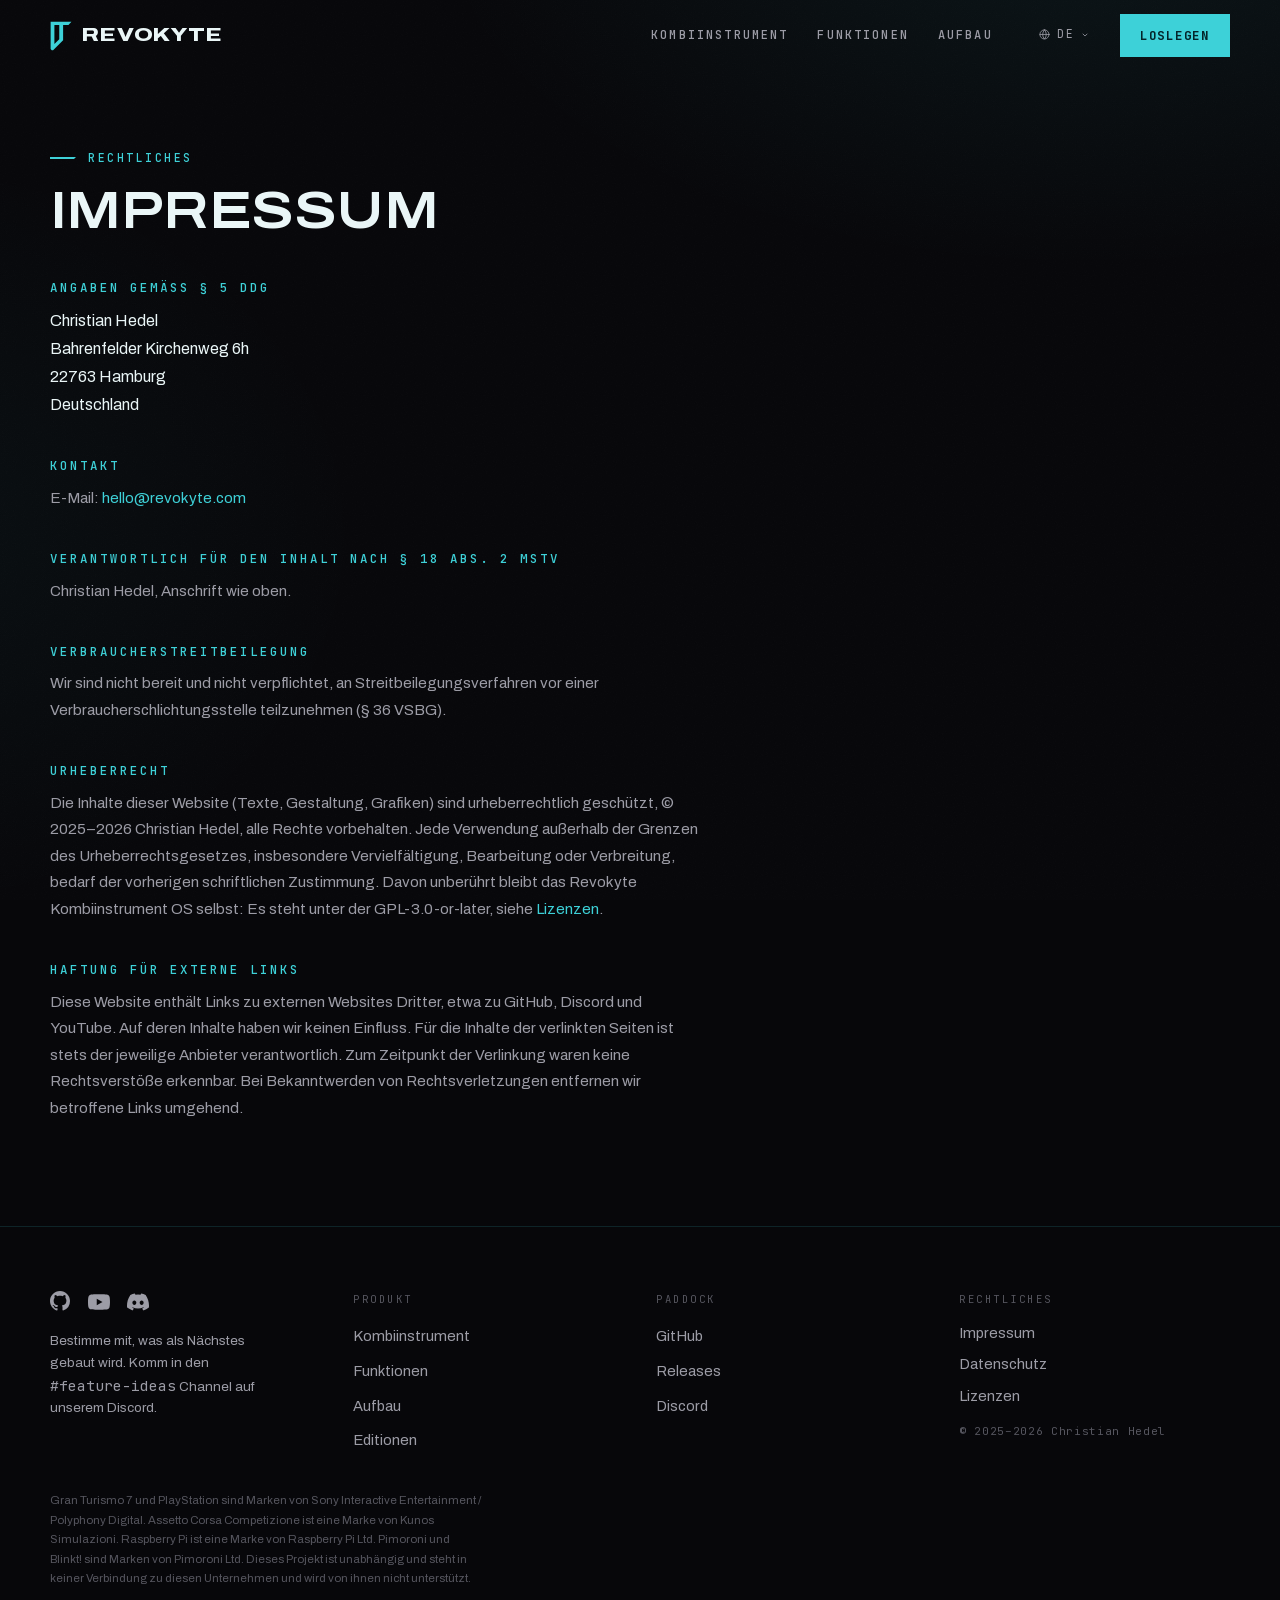
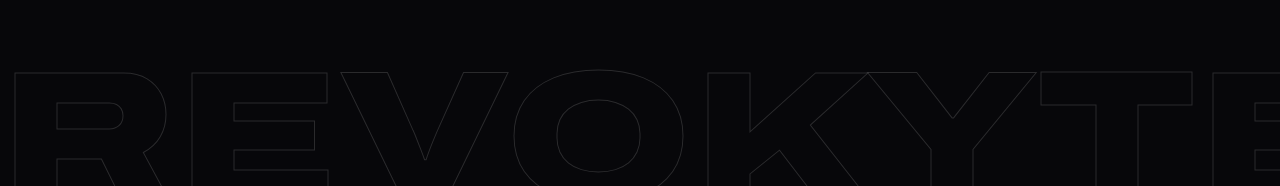
<file: de/impressum/index.html>
<!DOCTYPE html><html lang="de"> <head><meta charset="utf-8"><meta name="viewport" content="width=device-width, initial-scale=1"><title>Impressum — Revokyte</title><meta name="description" content="Impressum und Anbieterkennzeichnung für Revokyte, die Open-Source-Kombiinstrument-Software für Simracer."><link rel="canonical" href="https://www.revokyte.com/de/impressum/"><link rel="alternate" hreflang="en" href="https://www.revokyte.com/legal-notice/"><link rel="alternate" hreflang="de" href="https://www.revokyte.com/de/impressum/"><link rel="alternate" hreflang="x-default" href="https://www.revokyte.com/legal-notice/"><meta property="og:title" content="Impressum — Revokyte"><meta property="og:description" content="Impressum und Anbieterkennzeichnung für Revokyte, die Open-Source-Kombiinstrument-Software für Simracer."><meta property="og:type" content="website"><meta property="og:url" content="https://www.revokyte.com/de/impressum/"><meta property="og:site_name" content="Revokyte"><meta property="og:locale" content="de_DE"><meta property="og:locale:alternate" content="en_US"><meta property="og:image" content="https://www.revokyte.com/og-de.png"><meta property="og:image:width" content="1200"><meta property="og:image:height" content="630"><meta property="og:image:alt" content="Revokyte-Sharecard: die Überschrift „Speed, dekodiert.“ auf dunklem Grund unter einer Reihe Schaltlichter, darunter der Revokyte-Schriftzug."><meta name="twitter:card" content="summary_large_image"><meta name="theme-color" content="#07070a"><link rel="icon" type="image/svg+xml" href="/icon.svg"><link rel="preload" href="/fonts/archivo-latin.woff2" as="font" type="font/woff2" crossorigin><link rel="preload" href="/fonts/jetbrains-mono-latin.woff2" as="font" type="font/woff2" crossorigin><script type="application/ld+json">{"@context":"https://schema.org","@graph":[{"@type":"Organization","@id":"https://www.revokyte.com/#organization","name":"Revokyte","url":"https://www.revokyte.com/","logo":{"@type":"ImageObject","@id":"https://www.revokyte.com/#logo","url":"https://www.revokyte.com/logo.svg","contentUrl":"https://www.revokyte.com/logo.svg","width":91,"height":125,"caption":"Revokyte"},"image":{"@id":"https://www.revokyte.com/#logo"},"sameAs":["https://github.com/chrshdl/revokyte","https://github.com/chrshdl/instrument-cluster-os","https://www.youtube.com/@REVOKYTE","https://discord.gg/dEQJSuva7K"]},{"@type":"WebSite","@id":"https://www.revokyte.com/#website","url":"https://www.revokyte.com/","name":"Revokyte","description":"Impressum und Anbieterkennzeichnung für Revokyte, die Open-Source-Kombiinstrument-Software für Simracer.","publisher":{"@id":"https://www.revokyte.com/#organization"},"inLanguage":["en-US","de-DE"]},{"@type":"WebPage","@id":"https://www.revokyte.com/de/impressum/#webpage","url":"https://www.revokyte.com/de/impressum/","name":"Impressum — Revokyte","description":"Impressum und Anbieterkennzeichnung für Revokyte, die Open-Source-Kombiinstrument-Software für Simracer.","isPartOf":{"@id":"https://www.revokyte.com/#website"},"about":{"@id":"https://www.revokyte.com/#organization"},"inLanguage":"de-DE"}]}</script><link rel="stylesheet" href="/_astro/index.Cy46EHfT.css">
<style>.legal[data-astro-cid-5r5pfnjt]{padding-top:calc(var(--nav-h) + clamp(2.5rem,6vw,5rem))}.legal-body[data-astro-cid-5r5pfnjt]{max-width:72ch;margin-top:2.2rem;padding-bottom:clamp(3rem,7vw,6rem)}.legal-body[data-astro-cid-5r5pfnjt] h2{font-family:var(--font-mono);font-size:.78rem;letter-spacing:.24em;text-transform:uppercase;color:var(--cyan);font-weight:500;margin:2.6rem 0 .8rem}.legal-body[data-astro-cid-5r5pfnjt] h3{font-size:1rem;font-weight:600;margin:1.8rem 0 .5rem}.legal-body[data-astro-cid-5r5pfnjt] p,.legal-body[data-astro-cid-5r5pfnjt] li{color:var(--muted);font-size:.95rem;line-height:1.75}.legal-body[data-astro-cid-5r5pfnjt] p{margin-bottom:.9rem}.legal-body[data-astro-cid-5r5pfnjt] ul{margin:0 0 .9rem;padding-left:1.2rem}.legal-body[data-astro-cid-5r5pfnjt] li{margin-bottom:.35rem}.legal-body[data-astro-cid-5r5pfnjt] a{color:var(--cyan)}.legal-body[data-astro-cid-5r5pfnjt] code{font-family:var(--font-mono);font-size:.85em}.legal-body[data-astro-cid-5r5pfnjt] a:hover{text-decoration:underline;text-underline-offset:3px}.legal-body[data-astro-cid-5r5pfnjt] address{font-style:normal;color:var(--text);line-height:1.75;margin-bottom:.9rem}.legal-body[data-astro-cid-5r5pfnjt] hr{border:none;border-top:1px solid var(--line);margin:3rem 0}.legal-body[data-astro-cid-5r5pfnjt] mark.todo{background:#ff50502e;color:#ff9c9c;padding:0 .3em;border:1px dashed rgba(255,80,80,.5)}.legal-body[data-astro-cid-5r5pfnjt] .lang-note{font-family:var(--font-mono);font-size:.75rem;letter-spacing:.06em;color:var(--faint)}
</style></head> <body>  <header class="nav" data-astro-cid-dmqpwcec> <div class="wrap nav-inner" data-astro-cid-dmqpwcec> <a href="/de/#top" class="brand" aria-label="Revokyte Startseite" data-astro-cid-dmqpwcec> <img src="/logo.svg" alt="" width="22" height="30" data-astro-cid-dmqpwcec> <span data-astro-cid-dmqpwcec>REVOKYTE</span> </a> <nav class="links" aria-label="Bereiche" data-astro-cid-dmqpwcec> <a href="/de/#instrument-cluster" data-astro-cid-dmqpwcec>Kombi­instrument</a><a href="/de/#features" data-astro-cid-dmqpwcec>Funktionen</a><a href="/de/#assembly" data-astro-cid-dmqpwcec>Aufbau</a> </nav> <div class="actions" data-astro-cid-dmqpwcec> <div class="lang-picker" data-astro-cid-dkurt46j> <details data-lang-menu data-astro-cid-dkurt46j> <summary aria-label="Sprache wählen" data-astro-cid-dkurt46j> <svg viewBox="0 0 24 24" fill="none" stroke="currentColor" stroke-width="1.8" stroke-linecap="round" stroke-linejoin="round" aria-hidden="true"><circle cx="12" cy="12" r="10"/><line x1="2" y1="12" x2="22" y2="12"/><path d="M12 2a15.3 15.3 0 0 1 4 10 15.3 15.3 0 0 1-4 10 15.3 15.3 0 0 1-4-10 15.3 15.3 0 0 1 4-10z"/></svg> <span class="cur" data-astro-cid-dkurt46j>DE</span> <svg viewBox="0 0 24 24" fill="none" stroke="currentColor" stroke-width="2.4" stroke-linecap="round" stroke-linejoin="round" aria-hidden="true"><polyline points="6 9 12 15 18 9"/></svg> </summary> <ul data-astro-cid-dkurt46j> <li data-astro-cid-dkurt46j>  <a href="/legal-notice/" hreflang="en" lang="en" aria-label="Switch to English" data-astro-cid-dkurt46j>EN</a> </li><li data-astro-cid-dkurt46j>  <a href="/de/impressum/" hreflang="de" lang="de" aria-current="true" aria-label="Deutsch" data-astro-cid-dkurt46j>DE</a> </li> </ul> </details> </div>  <a class="btn btn-primary nav-cta" href="/de/#editions" data-astro-cid-dmqpwcec>Loslegen</a> </div>  <div class="nav-mobile-actions" data-astro-cid-dmqpwcec> <div class="lang-picker" data-astro-cid-dkurt46j> <details data-lang-menu data-astro-cid-dkurt46j> <summary aria-label="Sprache wählen" data-astro-cid-dkurt46j> <svg viewBox="0 0 24 24" fill="none" stroke="currentColor" stroke-width="1.8" stroke-linecap="round" stroke-linejoin="round" aria-hidden="true"><circle cx="12" cy="12" r="10"/><line x1="2" y1="12" x2="22" y2="12"/><path d="M12 2a15.3 15.3 0 0 1 4 10 15.3 15.3 0 0 1-4 10 15.3 15.3 0 0 1-4-10 15.3 15.3 0 0 1 4-10z"/></svg> <span class="cur" data-astro-cid-dkurt46j>DE</span> <svg viewBox="0 0 24 24" fill="none" stroke="currentColor" stroke-width="2.4" stroke-linecap="round" stroke-linejoin="round" aria-hidden="true"><polyline points="6 9 12 15 18 9"/></svg> </summary> <ul data-astro-cid-dkurt46j> <li data-astro-cid-dkurt46j>  <a href="/legal-notice/" hreflang="en" lang="en" aria-label="Switch to English" data-astro-cid-dkurt46j>EN</a> </li><li data-astro-cid-dkurt46j>  <a href="/de/impressum/" hreflang="de" lang="de" aria-current="true" aria-label="Deutsch" data-astro-cid-dkurt46j>DE</a> </li> </ul> </details> </div>  </div> <button class="nav-burger" data-nav-toggle aria-expanded="false" aria-label="Menü umschalten" data-astro-cid-dmqpwcec> <span data-astro-cid-dmqpwcec></span> <span data-astro-cid-dmqpwcec></span> </button> </div> </header> <div class="nav-overlay" data-nav-overlay data-astro-cid-dmqpwcec> <nav aria-label="Mobil" data-astro-cid-dmqpwcec> <a href="/de/#instrument-cluster" class="display" style="--i:0" data-astro-cid-dmqpwcec> Kombi­instrument </a><a href="/de/#features" class="display" style="--i:1" data-astro-cid-dmqpwcec> Funktionen </a><a href="/de/#assembly" class="display" style="--i:2" data-astro-cid-dmqpwcec> Aufbau </a> <a href="/de/#editions" class="display" style="--i:3" data-astro-cid-dmqpwcec>Loslegen</a> </nav> </div>  <main class="legal" data-astro-cid-5r5pfnjt> <div class="wrap" data-astro-cid-5r5pfnjt> <p class="kicker" data-astro-cid-5r5pfnjt>Rechtliches</p> <h1 class="section-title" data-astro-cid-5r5pfnjt>Impressum</h1> <div class="legal-body" data-astro-cid-5r5pfnjt>  <h2>Angaben gemäß § 5 DDG</h2> <address>
Christian Hedel<br>
Bahrenfelder Kirchenweg 6h<br>
22763 Hamburg<br>
Deutschland
</address> <h2>Kontakt</h2> <p>
E-Mail: <a href="mailto:hello@revokyte.com">hello@revokyte.com</a> </p> <!--
  Sobald eine Umsatzsteuer-Identifikationsnummer erteilt wurde,
  diesen Block einkommentieren:

<h2>Umsatzsteuer-ID</h2>
<p>
  Umsatzsteuer-Identifikationsnummer gemäß § 27a Umsatzsteuergesetz:
  DE000000000
</p>
--> <h2>Verantwortlich für den Inhalt nach § 18 Abs. 2 MStV</h2> <p>Christian Hedel, Anschrift wie oben.</p> <h2>Verbraucherstreitbeilegung</h2> <p>
Wir sind nicht bereit und nicht verpflichtet, an
  Streitbeilegungsverfahren vor einer Verbraucherschlichtungsstelle
  teilzunehmen (§ 36 VSBG).
</p> <h2>Urheberrecht</h2> <p>
Die Inhalte dieser Website (Texte, Gestaltung, Grafiken) sind
  urheberrechtlich geschützt, © 2025–2026 Christian Hedel, alle
  Rechte vorbehalten. Jede Verwendung außerhalb der Grenzen des
  Urheberrechtsgesetzes, insbesondere Vervielfältigung, Bearbeitung
  oder Verbreitung, bedarf der vorherigen schriftlichen Zustimmung.
  Davon unberührt bleibt das Revokyte Kombiinstrument OS selbst: Es steht
  unter der GPL-3.0-or-later, siehe
<a href="/de/lizenzen/">Lizenzen</a>.
</p> <h2>Haftung für externe Links</h2> <p>
Diese Website enthält Links zu externen Websites Dritter, etwa zu
  GitHub, Discord und YouTube. Auf deren Inhalte haben wir keinen
  Einfluss. Für die Inhalte der verlinkten Seiten ist stets der
  jeweilige Anbieter verantwortlich. Zum Zeitpunkt der Verlinkung
  waren keine Rechtsverstöße erkennbar. Bei Bekanntwerden von
  Rechtsverletzungen entfernen wir betroffene Links umgehend.
</p>  </div> </div> <footer class="footer" data-astro-cid-sz7xmlte> <div class="wrap footer-grid" data-astro-cid-sz7xmlte> <div class="footer-col brand-col" data-astro-cid-sz7xmlte> <div class="socials" data-astro-cid-sz7xmlte> <a href="https://github.com/chrshdl/revokyte" target="_blank" rel="noopener" aria-label="GitHub" data-astro-cid-sz7xmlte> <svg viewBox="0 0 16 16" width="20" height="20" fill="currentColor" aria-hidden="true" data-astro-cid-sz7xmlte><path d="M8 0C3.58 0 0 3.58 0 8c0 3.54 2.29 6.53 5.47 7.59.4.07.55-.17.55-.38 0-.19-.01-.82-.01-1.49-2.01.37-2.53-.49-2.69-.94-.09-.23-.48-.94-.82-1.13-.28-.15-.68-.52-.01-.53.63-.01 1.08.58 1.23.82.72 1.21 1.87.87 2.33.66.07-.52.28-.87.51-1.07-1.78-.2-3.64-.89-3.64-3.95 0-.87.31-1.59.82-2.15-.08-.2-.36-1.02.08-2.12 0 0 .67-.21 2.2.82.64-.18 1.32-.27 2-.27s1.36.09 2 .27c1.53-1.04 2.2-.82 2.2-.82.44 1.1.16 1.92.08 2.12.51.56.82 1.27.82 2.15 0 3.07-1.87 3.75-3.65 3.95.29.25.54.73.54 1.48 0 1.07-.01 1.93-.01 2.2 0 .21.15.46.55.38A8.01 8.01 0 0 0 16 8c0-4.42-3.58-8-8-8Z" data-astro-cid-sz7xmlte></path></svg> </a> <a href="https://www.youtube.com/@REVOKYTE" target="_blank" rel="noopener" aria-label="YouTube" data-astro-cid-sz7xmlte> <svg viewBox="0 0 24 24" width="22" height="22" fill="currentColor" aria-hidden="true" data-astro-cid-sz7xmlte><path d="M23.498 6.186a3.016 3.016 0 0 0-2.122-2.136C19.505 3.545 12 3.545 12 3.545s-7.505 0-9.377.505A3.017 3.017 0 0 0 .502 6.186C0 8.07 0 12 0 12s0 3.93.502 5.814a3.016 3.016 0 0 0 2.122 2.136c1.871.505 9.376.505 9.376.505s7.505 0 9.377-.505a3.015 3.015 0 0 0 2.122-2.136C24 15.93 24 12 24 12s0-3.93-.502-5.814zM9.545 15.568V8.432L15.818 12l-6.273 3.568z" data-astro-cid-sz7xmlte></path></svg> </a> <a href="https://discord.gg/dEQJSuva7K" target="_blank" rel="noopener" aria-label="Discord" data-astro-cid-sz7xmlte> <svg viewBox="0 0 24 24" width="22" height="22" fill="currentColor" aria-hidden="true" data-astro-cid-sz7xmlte><path d="M20.317 4.37a19.791 19.791 0 0 0-4.885-1.515.074.074 0 0 0-.079.037c-.21.375-.444.864-.608 1.25a18.27 18.27 0 0 0-5.487 0 12.64 12.64 0 0 0-.617-1.25.077.077 0 0 0-.079-.037A19.736 19.736 0 0 0 3.677 4.37a.07.07 0 0 0-.032.027C.533 9.046-.32 13.58.099 18.057a.082.082 0 0 0 .031.057 19.9 19.9 0 0 0 5.993 3.03.078.078 0 0 0 .084-.028 14.09 14.09 0 0 0 1.226-1.994.076.076 0 0 0-.041-.106 13.107 13.107 0 0 1-1.872-.892.077.077 0 0 1-.008-.128 10.2 10.2 0 0 0 .372-.292.074.074 0 0 1 .077-.01c3.928 1.793 8.18 1.793 12.062 0a.074.074 0 0 1 .078.01c.12.098.246.198.373.292a.077.077 0 0 1-.006.127 12.299 12.299 0 0 1-1.873.892.077.077 0 0 0-.041.107c.36.698.772 1.362 1.225 1.993a.076.076 0 0 0 .084.028 19.839 19.839 0 0 0 6.002-3.03.077.077 0 0 0 .032-.054c.5-5.177-.838-9.674-3.549-13.66a.061.061 0 0 0-.031-.03zM8.02 15.33c-1.183 0-2.157-1.085-2.157-2.419 0-1.333.956-2.419 2.157-2.419 1.21 0 2.176 1.096 2.157 2.42 0 1.333-.956 2.418-2.157 2.418zm7.975 0c-1.183 0-2.157-1.085-2.157-2.419 0-1.333.955-2.419 2.157-2.419 1.21 0 2.176 1.096 2.157 2.42 0 1.333-.946 2.418-2.157 2.418z" data-astro-cid-sz7xmlte></path></svg> </a> </div> <p class="community-note" data-astro-cid-sz7xmlte> Bestimme mit, was als Nächstes gebaut wird. Komm in den <a href="https://discord.gg/dEQJSuva7K" target="_blank" rel="noopener" data-astro-cid-sz7xmlte>#feature-ideas</a> Channel auf unserem Discord. </p> </div> <div class="footer-col" data-astro-cid-sz7xmlte> <span class="footer-heading" data-astro-cid-sz7xmlte>Produkt</span> <a href="/de/#instrument-cluster" data-astro-cid-sz7xmlte>Kombi­instrument</a> <a href="/de/#features" data-astro-cid-sz7xmlte>Funktionen</a> <a href="/de/#assembly" data-astro-cid-sz7xmlte>Aufbau</a> <a href="/de/#editions" data-astro-cid-sz7xmlte>Editionen</a> </div> <div class="footer-col" data-astro-cid-sz7xmlte> <span class="footer-heading" data-astro-cid-sz7xmlte>Paddock</span> <a href="https://github.com/chrshdl/revokyte" target="_blank" rel="noopener" data-astro-cid-sz7xmlte>GitHub</a> <a href="https://github.com/chrshdl/instrument-cluster-os/releases" target="_blank" rel="noopener" data-astro-cid-sz7xmlte>Releases</a> <a href="https://discord.gg/dEQJSuva7K" target="_blank" rel="noopener" data-astro-cid-sz7xmlte>Discord</a> </div> <div class="footer-col footer-meta" data-astro-cid-sz7xmlte> <span class="footer-heading" data-astro-cid-sz7xmlte>Rechtliches</span> <a href="/de/impressum/" data-astro-cid-sz7xmlte>Impressum</a> <a href="/de/datenschutz/" data-astro-cid-sz7xmlte>Datenschutz</a> <a href="/de/lizenzen/" data-astro-cid-sz7xmlte>Lizenzen</a> <span data-astro-cid-sz7xmlte>© 2025–2026 Christian Hedel</span> </div> </div> <div class="wrap" data-astro-cid-sz7xmlte>  <p class="fine" data-astro-cid-sz7xmlte><em>Gran Turismo 7</em> und <em>PlayStation</em> sind Marken von Sony Interactive Entertainment / Polyphony Digital. <em>Assetto Corsa Competizione</em> ist eine Marke von Kunos Simulazioni. <em>Raspberry Pi</em> ist eine Marke von Raspberry Pi Ltd. <em>Pimoroni</em> und <em>Blinkt!</em> sind Marken von Pimoroni Ltd. Dieses Projekt ist unabhängig und steht in keiner Verbindung zu diesen Unternehmen und wird von ihnen nicht unterstützt.</p> </div> <div class="giant-wordmark" aria-hidden="true" data-astro-cid-sz7xmlte>REVOKYTE</div> </footer>  </main> <script type="module" src="/_astro/Legal.astro_astro_type_script_index_0_lang.DutRCnzF.js"></script>  <div class="grain" aria-hidden="true"></div> </body></html>
</file>
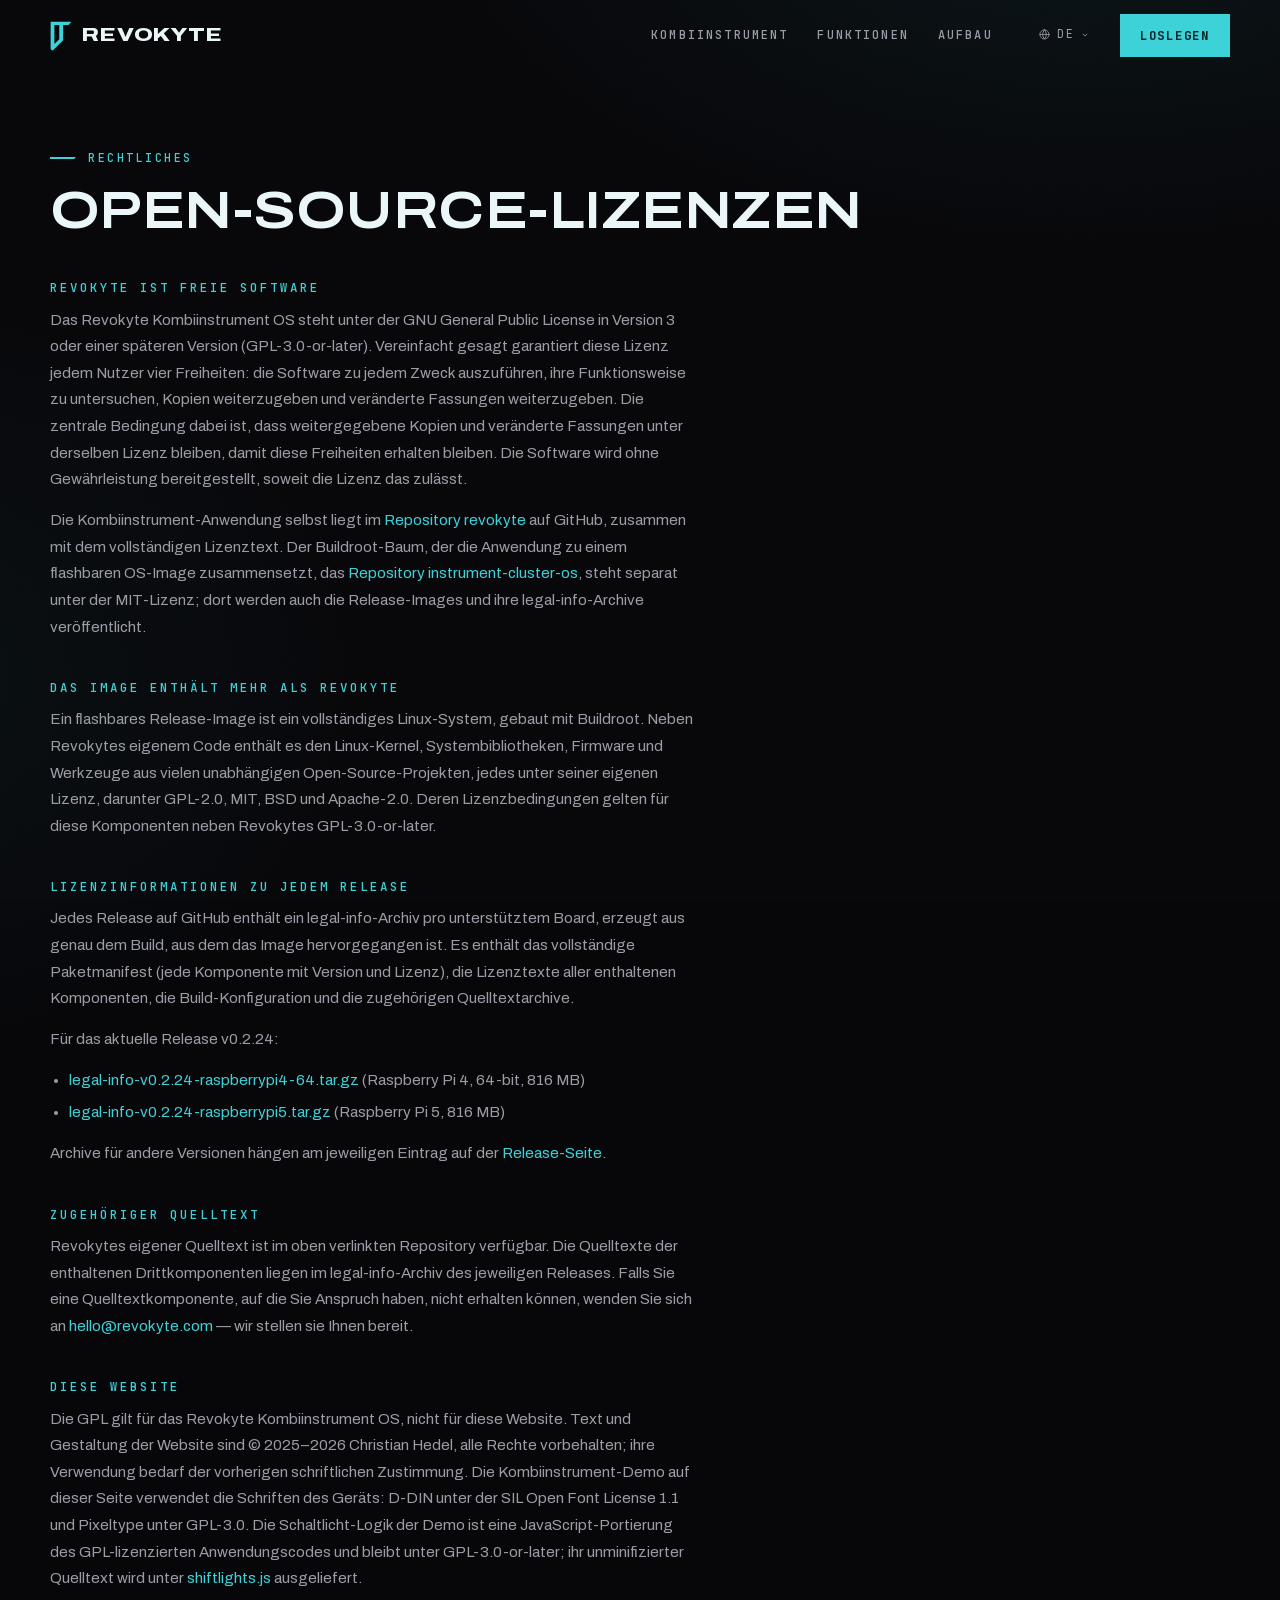
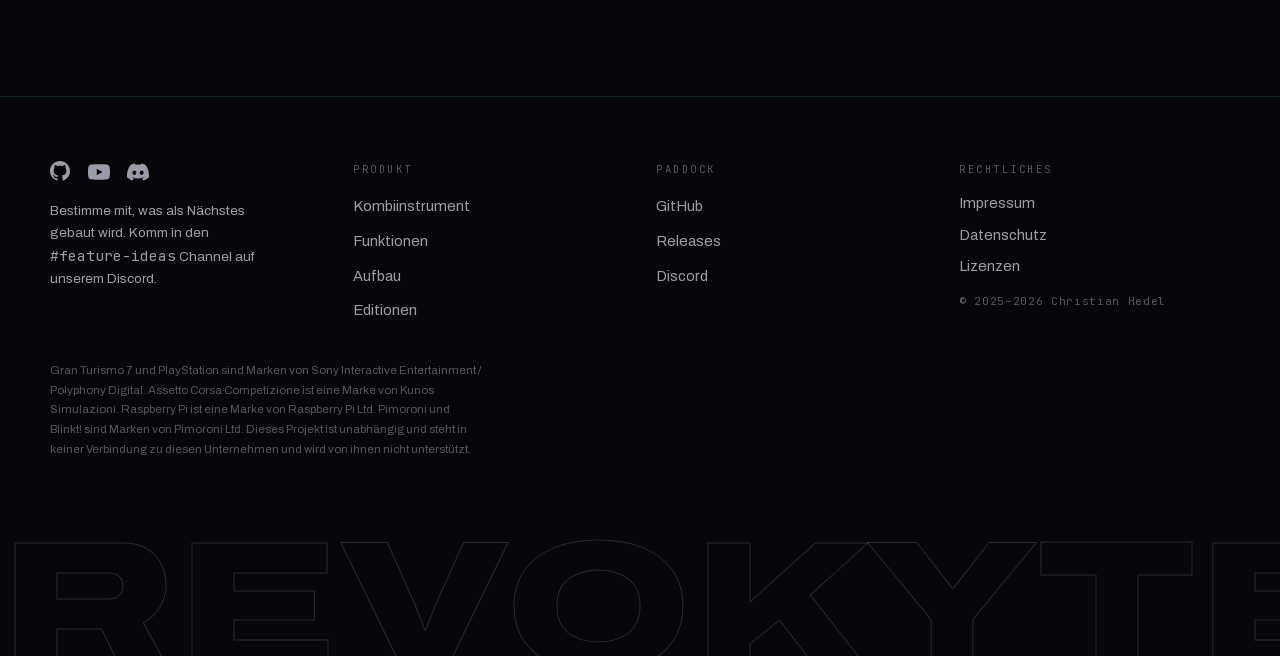
<file: de/lizenzen/index.html>
<!DOCTYPE html><html lang="de"> <head><meta charset="utf-8"><meta name="viewport" content="width=device-width, initial-scale=1"><title>Open-Source-Lizenzen — Revokyte</title><meta name="description" content="Lizenzinformationen zu Revokyte und zu den Open-Source-Komponenten, aus denen das OS-Image gebaut wird."><link rel="canonical" href="https://www.revokyte.com/de/lizenzen/"><link rel="alternate" hreflang="en" href="https://www.revokyte.com/licenses/"><link rel="alternate" hreflang="de" href="https://www.revokyte.com/de/lizenzen/"><link rel="alternate" hreflang="x-default" href="https://www.revokyte.com/licenses/"><meta property="og:title" content="Open-Source-Lizenzen — Revokyte"><meta property="og:description" content="Lizenzinformationen zu Revokyte und zu den Open-Source-Komponenten, aus denen das OS-Image gebaut wird."><meta property="og:type" content="website"><meta property="og:url" content="https://www.revokyte.com/de/lizenzen/"><meta property="og:site_name" content="Revokyte"><meta property="og:locale" content="de_DE"><meta property="og:locale:alternate" content="en_US"><meta property="og:image" content="https://www.revokyte.com/og-de.png"><meta property="og:image:width" content="1200"><meta property="og:image:height" content="630"><meta property="og:image:alt" content="Revokyte-Sharecard: die Überschrift „Speed, dekodiert.“ auf dunklem Grund unter einer Reihe Schaltlichter, darunter der Revokyte-Schriftzug."><meta name="twitter:card" content="summary_large_image"><meta name="theme-color" content="#07070a"><link rel="icon" type="image/svg+xml" href="/icon.svg"><link rel="preload" href="/fonts/archivo-latin.woff2" as="font" type="font/woff2" crossorigin><link rel="preload" href="/fonts/jetbrains-mono-latin.woff2" as="font" type="font/woff2" crossorigin><script type="application/ld+json">{"@context":"https://schema.org","@graph":[{"@type":"Organization","@id":"https://www.revokyte.com/#organization","name":"Revokyte","url":"https://www.revokyte.com/","logo":{"@type":"ImageObject","@id":"https://www.revokyte.com/#logo","url":"https://www.revokyte.com/logo.svg","contentUrl":"https://www.revokyte.com/logo.svg","width":91,"height":125,"caption":"Revokyte"},"image":{"@id":"https://www.revokyte.com/#logo"},"sameAs":["https://github.com/chrshdl/revokyte","https://github.com/chrshdl/instrument-cluster-os","https://www.youtube.com/@REVOKYTE","https://discord.gg/dEQJSuva7K"]},{"@type":"WebSite","@id":"https://www.revokyte.com/#website","url":"https://www.revokyte.com/","name":"Revokyte","description":"Lizenzinformationen zu Revokyte und zu den Open-Source-Komponenten, aus denen das OS-Image gebaut wird.","publisher":{"@id":"https://www.revokyte.com/#organization"},"inLanguage":["en-US","de-DE"]},{"@type":"WebPage","@id":"https://www.revokyte.com/de/lizenzen/#webpage","url":"https://www.revokyte.com/de/lizenzen/","name":"Open-Source-Lizenzen — Revokyte","description":"Lizenzinformationen zu Revokyte und zu den Open-Source-Komponenten, aus denen das OS-Image gebaut wird.","isPartOf":{"@id":"https://www.revokyte.com/#website"},"about":{"@id":"https://www.revokyte.com/#organization"},"inLanguage":"de-DE"}]}</script><link rel="stylesheet" href="/_astro/index.Cy46EHfT.css">
<style>.legal[data-astro-cid-5r5pfnjt]{padding-top:calc(var(--nav-h) + clamp(2.5rem,6vw,5rem))}.legal-body[data-astro-cid-5r5pfnjt]{max-width:72ch;margin-top:2.2rem;padding-bottom:clamp(3rem,7vw,6rem)}.legal-body[data-astro-cid-5r5pfnjt] h2{font-family:var(--font-mono);font-size:.78rem;letter-spacing:.24em;text-transform:uppercase;color:var(--cyan);font-weight:500;margin:2.6rem 0 .8rem}.legal-body[data-astro-cid-5r5pfnjt] h3{font-size:1rem;font-weight:600;margin:1.8rem 0 .5rem}.legal-body[data-astro-cid-5r5pfnjt] p,.legal-body[data-astro-cid-5r5pfnjt] li{color:var(--muted);font-size:.95rem;line-height:1.75}.legal-body[data-astro-cid-5r5pfnjt] p{margin-bottom:.9rem}.legal-body[data-astro-cid-5r5pfnjt] ul{margin:0 0 .9rem;padding-left:1.2rem}.legal-body[data-astro-cid-5r5pfnjt] li{margin-bottom:.35rem}.legal-body[data-astro-cid-5r5pfnjt] a{color:var(--cyan)}.legal-body[data-astro-cid-5r5pfnjt] code{font-family:var(--font-mono);font-size:.85em}.legal-body[data-astro-cid-5r5pfnjt] a:hover{text-decoration:underline;text-underline-offset:3px}.legal-body[data-astro-cid-5r5pfnjt] address{font-style:normal;color:var(--text);line-height:1.75;margin-bottom:.9rem}.legal-body[data-astro-cid-5r5pfnjt] hr{border:none;border-top:1px solid var(--line);margin:3rem 0}.legal-body[data-astro-cid-5r5pfnjt] mark.todo{background:#ff50502e;color:#ff9c9c;padding:0 .3em;border:1px dashed rgba(255,80,80,.5)}.legal-body[data-astro-cid-5r5pfnjt] .lang-note{font-family:var(--font-mono);font-size:.75rem;letter-spacing:.06em;color:var(--faint)}
</style></head> <body>  <header class="nav" data-astro-cid-dmqpwcec> <div class="wrap nav-inner" data-astro-cid-dmqpwcec> <a href="/de/#top" class="brand" aria-label="Revokyte Startseite" data-astro-cid-dmqpwcec> <img src="/logo.svg" alt="" width="22" height="30" data-astro-cid-dmqpwcec> <span data-astro-cid-dmqpwcec>REVOKYTE</span> </a> <nav class="links" aria-label="Bereiche" data-astro-cid-dmqpwcec> <a href="/de/#instrument-cluster" data-astro-cid-dmqpwcec>Kombi­instrument</a><a href="/de/#features" data-astro-cid-dmqpwcec>Funktionen</a><a href="/de/#assembly" data-astro-cid-dmqpwcec>Aufbau</a> </nav> <div class="actions" data-astro-cid-dmqpwcec> <div class="lang-picker" data-astro-cid-dkurt46j> <details data-lang-menu data-astro-cid-dkurt46j> <summary aria-label="Sprache wählen" data-astro-cid-dkurt46j> <svg viewBox="0 0 24 24" fill="none" stroke="currentColor" stroke-width="1.8" stroke-linecap="round" stroke-linejoin="round" aria-hidden="true"><circle cx="12" cy="12" r="10"/><line x1="2" y1="12" x2="22" y2="12"/><path d="M12 2a15.3 15.3 0 0 1 4 10 15.3 15.3 0 0 1-4 10 15.3 15.3 0 0 1-4-10 15.3 15.3 0 0 1 4-10z"/></svg> <span class="cur" data-astro-cid-dkurt46j>DE</span> <svg viewBox="0 0 24 24" fill="none" stroke="currentColor" stroke-width="2.4" stroke-linecap="round" stroke-linejoin="round" aria-hidden="true"><polyline points="6 9 12 15 18 9"/></svg> </summary> <ul data-astro-cid-dkurt46j> <li data-astro-cid-dkurt46j>  <a href="/licenses/" hreflang="en" lang="en" aria-label="Switch to English" data-astro-cid-dkurt46j>EN</a> </li><li data-astro-cid-dkurt46j>  <a href="/de/lizenzen/" hreflang="de" lang="de" aria-current="true" aria-label="Deutsch" data-astro-cid-dkurt46j>DE</a> </li> </ul> </details> </div>  <a class="btn btn-primary nav-cta" href="/de/#editions" data-astro-cid-dmqpwcec>Loslegen</a> </div>  <div class="nav-mobile-actions" data-astro-cid-dmqpwcec> <div class="lang-picker" data-astro-cid-dkurt46j> <details data-lang-menu data-astro-cid-dkurt46j> <summary aria-label="Sprache wählen" data-astro-cid-dkurt46j> <svg viewBox="0 0 24 24" fill="none" stroke="currentColor" stroke-width="1.8" stroke-linecap="round" stroke-linejoin="round" aria-hidden="true"><circle cx="12" cy="12" r="10"/><line x1="2" y1="12" x2="22" y2="12"/><path d="M12 2a15.3 15.3 0 0 1 4 10 15.3 15.3 0 0 1-4 10 15.3 15.3 0 0 1-4-10 15.3 15.3 0 0 1 4-10z"/></svg> <span class="cur" data-astro-cid-dkurt46j>DE</span> <svg viewBox="0 0 24 24" fill="none" stroke="currentColor" stroke-width="2.4" stroke-linecap="round" stroke-linejoin="round" aria-hidden="true"><polyline points="6 9 12 15 18 9"/></svg> </summary> <ul data-astro-cid-dkurt46j> <li data-astro-cid-dkurt46j>  <a href="/licenses/" hreflang="en" lang="en" aria-label="Switch to English" data-astro-cid-dkurt46j>EN</a> </li><li data-astro-cid-dkurt46j>  <a href="/de/lizenzen/" hreflang="de" lang="de" aria-current="true" aria-label="Deutsch" data-astro-cid-dkurt46j>DE</a> </li> </ul> </details> </div>  </div> <button class="nav-burger" data-nav-toggle aria-expanded="false" aria-label="Menü umschalten" data-astro-cid-dmqpwcec> <span data-astro-cid-dmqpwcec></span> <span data-astro-cid-dmqpwcec></span> </button> </div> </header> <div class="nav-overlay" data-nav-overlay data-astro-cid-dmqpwcec> <nav aria-label="Mobil" data-astro-cid-dmqpwcec> <a href="/de/#instrument-cluster" class="display" style="--i:0" data-astro-cid-dmqpwcec> Kombi­instrument </a><a href="/de/#features" class="display" style="--i:1" data-astro-cid-dmqpwcec> Funktionen </a><a href="/de/#assembly" class="display" style="--i:2" data-astro-cid-dmqpwcec> Aufbau </a> <a href="/de/#editions" class="display" style="--i:3" data-astro-cid-dmqpwcec>Loslegen</a> </nav> </div>  <main class="legal" data-astro-cid-5r5pfnjt> <div class="wrap" data-astro-cid-5r5pfnjt> <p class="kicker" data-astro-cid-5r5pfnjt>Rechtliches</p> <h1 class="section-title" data-astro-cid-5r5pfnjt>Open-Source-Lizenzen</h1> <div class="legal-body" data-astro-cid-5r5pfnjt>  <h2>Revokyte ist freie Software</h2> <p>
Das Revokyte Kombiinstrument OS steht unter der GNU General Public
  License in Version 3 oder einer späteren Version
  (GPL-3.0-or-later). Vereinfacht gesagt garantiert diese Lizenz jedem
  Nutzer vier Freiheiten: die Software zu jedem Zweck auszuführen, ihre
  Funktionsweise zu untersuchen, Kopien weiterzugeben und veränderte
  Fassungen weiterzugeben. Die zentrale Bedingung dabei ist, dass
  weitergegebene Kopien und veränderte Fassungen unter derselben Lizenz
  bleiben, damit diese Freiheiten erhalten bleiben. Die Software wird
  ohne Gewährleistung bereitgestellt, soweit die Lizenz das zulässt.
</p> <p>
Die Kombiinstrument-Anwendung selbst liegt im
<a href="https://github.com/chrshdl/revokyte" target="_blank" rel="noopener">Repository revokyte</a> auf GitHub, zusammen mit dem vollständigen
  Lizenztext. Der Buildroot-Baum, der die Anwendung zu einem
  flashbaren OS-Image zusammensetzt, das
<a href="https://github.com/chrshdl/instrument-cluster-os" target="_blank" rel="noopener">Repository instrument-cluster-os</a>, steht separat unter der
  MIT-Lizenz; dort werden auch die Release-Images und ihre
  legal-info-Archive veröffentlicht.
</p> <h2>Das Image enthält mehr als Revokyte</h2> <p>
Ein flashbares Release-Image ist ein vollständiges Linux-System, gebaut
  mit Buildroot. Neben Revokytes eigenem Code enthält es den
  Linux-Kernel, Systembibliotheken, Firmware und Werkzeuge aus vielen
  unabhängigen Open-Source-Projekten, jedes unter seiner eigenen Lizenz,
  darunter GPL-2.0, MIT, BSD und Apache-2.0. Deren Lizenzbedingungen
  gelten für diese Komponenten neben Revokytes GPL-3.0-or-later.
</p> <h2>Lizenzinformationen zu jedem Release</h2> <p>
Jedes Release auf GitHub enthält ein legal-info-Archiv pro
  unterstütztem Board, erzeugt aus genau dem Build, aus dem das Image
  hervorgegangen ist. Es enthält das vollständige Paketmanifest (jede
  Komponente mit Version und Lizenz), die Lizenztexte aller enthaltenen
  Komponenten, die Build-Konfiguration und die zugehörigen
  Quelltextarchive.
</p>  <p>Für das aktuelle Release v0.2.24:</p> <ul> <li> <a href="https://github.com/chrshdl/instrument-cluster-os/releases/download/v0.2.24/legal-info-v0.2.24-raspberrypi4-64.tar.gz">legal-info-v0.2.24-raspberrypi4-64.tar.gz</a> (Raspberry Pi 4, 64-bit, 816 MB)
</li><li> <a href="https://github.com/chrshdl/instrument-cluster-os/releases/download/v0.2.24/legal-info-v0.2.24-raspberrypi5.tar.gz">legal-info-v0.2.24-raspberrypi5.tar.gz</a> (Raspberry Pi 5, 816 MB)
</li> </ul> <p>
Archive für andere Versionen hängen am jeweiligen Eintrag auf der
<a href="https://github.com/chrshdl/instrument-cluster-os/releases" target="_blank" rel="noopener">Release-Seite</a>.
</p>  <h2>Zugehöriger Quelltext</h2> <p>
Revokytes eigener Quelltext ist im oben verlinkten Repository
  verfügbar. Die Quelltexte der enthaltenen Drittkomponenten liegen im
  legal-info-Archiv des jeweiligen Releases. Falls Sie eine
  Quelltextkomponente, auf die Sie Anspruch haben, nicht erhalten
  können, wenden Sie sich an
<a href="mailto:hello@revokyte.com">hello@revokyte.com</a> — wir
  stellen sie Ihnen bereit.
</p> <h2>Diese Website</h2> <p>
Die GPL gilt für das Revokyte Kombiinstrument OS, nicht für diese
  Website. Text und Gestaltung der Website sind © 2025–2026 Christian
  Hedel, alle Rechte vorbehalten; ihre Verwendung bedarf der vorherigen
  schriftlichen Zustimmung. Die Kombiinstrument-Demo auf dieser Seite
  verwendet die Schriften des Geräts: D-DIN unter der SIL Open Font
  License 1.1 und Pixeltype unter GPL-3.0. Die Schaltlicht-Logik der
  Demo ist eine JavaScript-Portierung des GPL-lizenzierten
  Anwendungscodes und bleibt unter GPL-3.0-or-later; ihr unminifizierter
  Quelltext wird unter
<a href="/shiftlights.js">shiftlights.js</a> ausgeliefert.
</p>  </div> </div> <footer class="footer" data-astro-cid-sz7xmlte> <div class="wrap footer-grid" data-astro-cid-sz7xmlte> <div class="footer-col brand-col" data-astro-cid-sz7xmlte> <div class="socials" data-astro-cid-sz7xmlte> <a href="https://github.com/chrshdl/revokyte" target="_blank" rel="noopener" aria-label="GitHub" data-astro-cid-sz7xmlte> <svg viewBox="0 0 16 16" width="20" height="20" fill="currentColor" aria-hidden="true" data-astro-cid-sz7xmlte><path d="M8 0C3.58 0 0 3.58 0 8c0 3.54 2.29 6.53 5.47 7.59.4.07.55-.17.55-.38 0-.19-.01-.82-.01-1.49-2.01.37-2.53-.49-2.69-.94-.09-.23-.48-.94-.82-1.13-.28-.15-.68-.52-.01-.53.63-.01 1.08.58 1.23.82.72 1.21 1.87.87 2.33.66.07-.52.28-.87.51-1.07-1.78-.2-3.64-.89-3.64-3.95 0-.87.31-1.59.82-2.15-.08-.2-.36-1.02.08-2.12 0 0 .67-.21 2.2.82.64-.18 1.32-.27 2-.27s1.36.09 2 .27c1.53-1.04 2.2-.82 2.2-.82.44 1.1.16 1.92.08 2.12.51.56.82 1.27.82 2.15 0 3.07-1.87 3.75-3.65 3.95.29.25.54.73.54 1.48 0 1.07-.01 1.93-.01 2.2 0 .21.15.46.55.38A8.01 8.01 0 0 0 16 8c0-4.42-3.58-8-8-8Z" data-astro-cid-sz7xmlte></path></svg> </a> <a href="https://www.youtube.com/@REVOKYTE" target="_blank" rel="noopener" aria-label="YouTube" data-astro-cid-sz7xmlte> <svg viewBox="0 0 24 24" width="22" height="22" fill="currentColor" aria-hidden="true" data-astro-cid-sz7xmlte><path d="M23.498 6.186a3.016 3.016 0 0 0-2.122-2.136C19.505 3.545 12 3.545 12 3.545s-7.505 0-9.377.505A3.017 3.017 0 0 0 .502 6.186C0 8.07 0 12 0 12s0 3.93.502 5.814a3.016 3.016 0 0 0 2.122 2.136c1.871.505 9.376.505 9.376.505s7.505 0 9.377-.505a3.015 3.015 0 0 0 2.122-2.136C24 15.93 24 12 24 12s0-3.93-.502-5.814zM9.545 15.568V8.432L15.818 12l-6.273 3.568z" data-astro-cid-sz7xmlte></path></svg> </a> <a href="https://discord.gg/dEQJSuva7K" target="_blank" rel="noopener" aria-label="Discord" data-astro-cid-sz7xmlte> <svg viewBox="0 0 24 24" width="22" height="22" fill="currentColor" aria-hidden="true" data-astro-cid-sz7xmlte><path d="M20.317 4.37a19.791 19.791 0 0 0-4.885-1.515.074.074 0 0 0-.079.037c-.21.375-.444.864-.608 1.25a18.27 18.27 0 0 0-5.487 0 12.64 12.64 0 0 0-.617-1.25.077.077 0 0 0-.079-.037A19.736 19.736 0 0 0 3.677 4.37a.07.07 0 0 0-.032.027C.533 9.046-.32 13.58.099 18.057a.082.082 0 0 0 .031.057 19.9 19.9 0 0 0 5.993 3.03.078.078 0 0 0 .084-.028 14.09 14.09 0 0 0 1.226-1.994.076.076 0 0 0-.041-.106 13.107 13.107 0 0 1-1.872-.892.077.077 0 0 1-.008-.128 10.2 10.2 0 0 0 .372-.292.074.074 0 0 1 .077-.01c3.928 1.793 8.18 1.793 12.062 0a.074.074 0 0 1 .078.01c.12.098.246.198.373.292a.077.077 0 0 1-.006.127 12.299 12.299 0 0 1-1.873.892.077.077 0 0 0-.041.107c.36.698.772 1.362 1.225 1.993a.076.076 0 0 0 .084.028 19.839 19.839 0 0 0 6.002-3.03.077.077 0 0 0 .032-.054c.5-5.177-.838-9.674-3.549-13.66a.061.061 0 0 0-.031-.03zM8.02 15.33c-1.183 0-2.157-1.085-2.157-2.419 0-1.333.956-2.419 2.157-2.419 1.21 0 2.176 1.096 2.157 2.42 0 1.333-.956 2.418-2.157 2.418zm7.975 0c-1.183 0-2.157-1.085-2.157-2.419 0-1.333.955-2.419 2.157-2.419 1.21 0 2.176 1.096 2.157 2.42 0 1.333-.946 2.418-2.157 2.418z" data-astro-cid-sz7xmlte></path></svg> </a> </div> <p class="community-note" data-astro-cid-sz7xmlte> Bestimme mit, was als Nächstes gebaut wird. Komm in den <a href="https://discord.gg/dEQJSuva7K" target="_blank" rel="noopener" data-astro-cid-sz7xmlte>#feature-ideas</a> Channel auf unserem Discord. </p> </div> <div class="footer-col" data-astro-cid-sz7xmlte> <span class="footer-heading" data-astro-cid-sz7xmlte>Produkt</span> <a href="/de/#instrument-cluster" data-astro-cid-sz7xmlte>Kombi­instrument</a> <a href="/de/#features" data-astro-cid-sz7xmlte>Funktionen</a> <a href="/de/#assembly" data-astro-cid-sz7xmlte>Aufbau</a> <a href="/de/#editions" data-astro-cid-sz7xmlte>Editionen</a> </div> <div class="footer-col" data-astro-cid-sz7xmlte> <span class="footer-heading" data-astro-cid-sz7xmlte>Paddock</span> <a href="https://github.com/chrshdl/revokyte" target="_blank" rel="noopener" data-astro-cid-sz7xmlte>GitHub</a> <a href="https://github.com/chrshdl/instrument-cluster-os/releases" target="_blank" rel="noopener" data-astro-cid-sz7xmlte>Releases</a> <a href="https://discord.gg/dEQJSuva7K" target="_blank" rel="noopener" data-astro-cid-sz7xmlte>Discord</a> </div> <div class="footer-col footer-meta" data-astro-cid-sz7xmlte> <span class="footer-heading" data-astro-cid-sz7xmlte>Rechtliches</span> <a href="/de/impressum/" data-astro-cid-sz7xmlte>Impressum</a> <a href="/de/datenschutz/" data-astro-cid-sz7xmlte>Datenschutz</a> <a href="/de/lizenzen/" data-astro-cid-sz7xmlte>Lizenzen</a> <span data-astro-cid-sz7xmlte>© 2025–2026 Christian Hedel</span> </div> </div> <div class="wrap" data-astro-cid-sz7xmlte>  <p class="fine" data-astro-cid-sz7xmlte><em>Gran Turismo 7</em> und <em>PlayStation</em> sind Marken von Sony Interactive Entertainment / Polyphony Digital. <em>Assetto Corsa Competizione</em> ist eine Marke von Kunos Simulazioni. <em>Raspberry Pi</em> ist eine Marke von Raspberry Pi Ltd. <em>Pimoroni</em> und <em>Blinkt!</em> sind Marken von Pimoroni Ltd. Dieses Projekt ist unabhängig und steht in keiner Verbindung zu diesen Unternehmen und wird von ihnen nicht unterstützt.</p> </div> <div class="giant-wordmark" aria-hidden="true" data-astro-cid-sz7xmlte>REVOKYTE</div> </footer>  </main> <script type="module" src="/_astro/Legal.astro_astro_type_script_index_0_lang.DutRCnzF.js"></script>  <div class="grain" aria-hidden="true"></div> </body></html>
</file>
<file: _astro/index.Cy46EHfT.css>
@font-face{font-family:Pixeltype;src:url(/fonts/pixeltype.ttf) format("truetype");font-display:swap}@font-face{font-family:D-DIN Exp;src:url(/fonts/D-DINExp.ttf) format("truetype");font-weight:400;font-display:swap}@font-face{font-family:D-DIN Exp;src:url(/fonts/D-DINExp-Bold.ttf) format("truetype");font-weight:700;font-display:swap}@font-face{font-family:Archivo;font-style:normal;font-weight:100 900;font-stretch:62% 125%;font-display:swap;src:url(/fonts/archivo-latin.woff2) format("woff2");unicode-range:U+0000-00FF,U+0131,U+0152-0153,U+02BB-02BC,U+02C6,U+02DA,U+02DC,U+0304,U+0308,U+0329,U+2000-206F,U+20AC,U+2122,U+2191,U+2193,U+2212,U+2215,U+FEFF,U+FFFD}@font-face{font-family:Archivo;font-style:normal;font-weight:100 900;font-stretch:62% 125%;font-display:swap;src:url(/fonts/archivo-latin-ext.woff2) format("woff2");unicode-range:U+0100-02BA,U+02BD-02C5,U+02C7-02CC,U+02CE-02D7,U+02DD-02FF,U+0304,U+0308,U+0329,U+1D00-1DBF,U+1E00-1E9F,U+1EF2-1EFF,U+2020,U+20A0-20AB,U+20AD-20C0,U+2113,U+2C60-2C7F,U+A720-A7FF}@font-face{font-family:JetBrains Mono;font-style:normal;font-weight:400 700;font-display:swap;src:url(/fonts/jetbrains-mono-latin.woff2) format("woff2");unicode-range:U+0000-00FF,U+0131,U+0152-0153,U+02BB-02BC,U+02C6,U+02DA,U+02DC,U+0304,U+0308,U+0329,U+2000-206F,U+20AC,U+2122,U+2191,U+2193,U+2212,U+2215,U+FEFF,U+FFFD}@font-face{font-family:JetBrains Mono;font-style:normal;font-weight:400 700;font-display:swap;src:url(/fonts/jetbrains-mono-latin-ext.woff2) format("woff2");unicode-range:U+0100-02BA,U+02BD-02C5,U+02C7-02CC,U+02CE-02D7,U+02DD-02FF,U+0304,U+0308,U+0329,U+1D00-1DBF,U+1E00-1E9F,U+1EF2-1EFF,U+2020,U+20A0-20AB,U+20AD-20C0,U+2113,U+2C60-2C7F,U+A720-A7FF}:root{--bg-0: #07070a;--bg-1: #0a0a0e;--bg-2: #0c0c11;--panel: #0c0c11dd;--line: rgba(61, 209, 216, .14);--line-soft: rgba(61, 209, 216, .07);--hairline: rgba(255, 255, 255, .08);--hairline-strong: rgba(255, 255, 255, .16);--cyan: #3dd1d8;--cyan-bright: #6ff2f8;--cyan-dim: rgba(61, 209, 216, .12);--green: #3ddc84;--red: #ff3b5c;--amber: #ffb340;--text: #eaf6f7;--muted: #9c9ca6;--faint: #55555e;--font-display: "Archivo", system-ui, -apple-system, sans-serif;--font-body: "Archivo", system-ui, -apple-system, sans-serif;--font-mono: "JetBrains Mono", ui-monospace, "SF Mono", monospace;--chamfer: 16px;--nav-h: 72px;--ease-out: cubic-bezier(.16, 1, .3, 1)}*{margin:0;padding:0;box-sizing:border-box}html{scroll-behavior:smooth;background:var(--bg-0);scrollbar-color:rgba(61,209,216,.35) #0a0a0e;overflow-x:clip;overscroll-behavior-x:none}body{font-family:var(--font-body);background:radial-gradient(1100px 600px at 85% -5%,rgba(61,209,216,.07),transparent 60%),radial-gradient(900px 700px at -10% 30%,rgba(61,209,216,.045),transparent 55%),var(--bg-0);color:var(--text);line-height:1.6;-webkit-font-smoothing:antialiased;overflow-x:clip;overscroll-behavior-x:none}::selection{background:#3dd1d859;color:#fff}img,svg,video,canvas{max-width:100%;display:block}a{color:inherit;text-decoration:none}h1,h2,h3,.display{font-family:var(--font-display);font-variation-settings:"wdth" 122;font-weight:800;text-transform:uppercase;letter-spacing:-.015em;line-height:.94}.kicker{font-family:var(--font-mono);font-size:.72rem;font-weight:500;letter-spacing:.22em;text-transform:uppercase;color:var(--cyan);display:flex;align-items:center;gap:.75rem}.kicker:before{content:"";width:26px;height:2px;background:var(--cyan);clip-path:polygon(0 0,100% 0,calc(100% - 2px) 100%,0 100%)}.section-title{font-size:clamp(1.9rem,4.2vw,3.2rem);font-weight:600;line-height:1.12;letter-spacing:-.01em;margin:1rem 0 1.25rem;text-wrap:balance;hyphens:auto;overflow-wrap:break-word}.section-lead{color:var(--muted);font-size:clamp(1rem,1.4vw,1.125rem);max-width:58ch;text-wrap:pretty}.accent{color:var(--cyan)}@media(max-width:640px){.kicker{font-size:.78rem}.section-lead{font-size:1.05rem}}.wrap{width:min(1180px,100% - 3rem);margin-inline:auto}section{position:relative;padding:clamp(4.5rem,9vw,8rem) 0}.chamfer{clip-path:polygon(0 0,calc(100% - var(--chamfer)) 0,100% var(--chamfer),100% 100%,var(--chamfer) 100%,0 calc(100% - var(--chamfer)))}.card{background:var(--bg-2);border:1px solid var(--hairline);position:relative}.btn{position:relative;font-family:var(--font-mono);font-weight:700;font-size:.8rem;letter-spacing:.14em;text-transform:uppercase;display:inline-flex;align-items:center;gap:.6rem;padding:.95rem 1.8rem;cursor:pointer;overflow:hidden;isolation:isolate;transition:color .3s var(--ease-out),border-color .3s var(--ease-out);white-space:nowrap}.btn:after{content:"";position:absolute;inset:0;z-index:-1;transform:translateY(101%);transition:transform .35s var(--ease-out)}.btn:hover:after{transform:translateY(0)}.btn-primary{background:var(--cyan);color:#04252a;border:1px solid var(--cyan)}.btn-primary:after{background:var(--bg-0)}.btn-primary:hover{color:var(--cyan)}.btn-ghost{background:transparent;color:var(--text);border:1px solid var(--line)}.btn-ghost:after{background:var(--cyan)}.btn-ghost:hover{color:#04252a;border-color:var(--cyan)}.reveal{opacity:0;transform:translateY(28px);transition:opacity .8s cubic-bezier(.2,.65,.25,1),transform .8s cubic-bezier(.2,.65,.25,1);transition-delay:var(--d, 0s)}.reveal.is-in{opacity:1;transform:none}.grain{position:fixed;inset:0;pointer-events:none;z-index:60;opacity:.5;background-image:url("data:image/svg+xml,%3Csvg xmlns='http://www.w3.org/2000/svg' width='120' height='120'%3E%3Cfilter id='n'%3E%3CfeTurbulence type='fractalNoise' baseFrequency='0.9' numOctaves='2'/%3E%3CfeColorMatrix values='0 0 0 0 1 0 0 0 0 1 0 0 0 0 1 0 0 0 0.035 0'/%3E%3C/filter%3E%3Crect width='120' height='120' filter='url(%23n)'/%3E%3C/svg%3E")}@media(prefers-reduced-motion:reduce){html{scroll-behavior:auto}.reveal{transition:none;opacity:1;transform:none}*{animation-duration:.01ms!important;animation-iteration-count:1!important}}.lang-picker[data-astro-cid-dkurt46j]{font-family:var(--font-mono);font-size:.72rem;letter-spacing:.12em}details[data-astro-cid-dkurt46j]{position:relative}summary[data-astro-cid-dkurt46j]{display:inline-flex;align-items:center;gap:.45rem;cursor:pointer;color:var(--muted);transition:color .2s;list-style:none;-webkit-tap-highlight-color:transparent}summary[data-astro-cid-dkurt46j]::-webkit-details-marker{display:none}summary[data-astro-cid-dkurt46j]:hover,details[data-astro-cid-dkurt46j][open] summary[data-astro-cid-dkurt46j]{color:var(--cyan)}summary[data-astro-cid-dkurt46j]:focus-visible{outline:2px solid var(--cyan);outline-offset:4px}summary[data-astro-cid-dkurt46j] svg{width:.95em;height:.95em;flex:none}summary[data-astro-cid-dkurt46j] svg:last-of-type{width:.7em;height:.7em;transition:transform .2s var(--ease-out)}details[data-astro-cid-dkurt46j][open] summary[data-astro-cid-dkurt46j] svg:last-of-type{transform:rotate(180deg)}.cur[data-astro-cid-dkurt46j]{text-transform:uppercase}ul[data-astro-cid-dkurt46j]{position:absolute;top:calc(100% + .6rem);right:0;min-width:100%;z-index:120;margin:0;padding:.3rem 0;list-style:none;background:var(--bg-2);border:1px solid var(--hairline-strong);box-shadow:0 12px 30px #0000008c}li[data-astro-cid-dkurt46j] a[data-astro-cid-dkurt46j]{display:block;position:relative;padding:.45rem .7rem .45rem 1.45rem;color:var(--muted);white-space:nowrap;transition:color .15s,background .15s}li[data-astro-cid-dkurt46j] a[data-astro-cid-dkurt46j]:hover{color:var(--cyan);background:var(--cyan-dim)}li[data-astro-cid-dkurt46j] a[data-astro-cid-dkurt46j][aria-current]{color:var(--cyan)}li[data-astro-cid-dkurt46j] a[data-astro-cid-dkurt46j][aria-current]:before{content:"";position:absolute;left:.6rem;top:50%;width:.4em;height:.4em;transform:translateY(-50%);background:var(--cyan)}.nav[data-astro-cid-dmqpwcec]{position:fixed;inset:0 0 auto;z-index:100;height:var(--nav-h);transition:background .3s,border-color .3s,backdrop-filter .3s;border-bottom:1px solid transparent}.nav[data-astro-cid-dmqpwcec].scrolled{background:#04080bb8;backdrop-filter:blur(14px);-webkit-backdrop-filter:blur(14px);border-bottom-color:var(--line-soft)}.nav-inner[data-astro-cid-dmqpwcec]{height:100%;display:flex;align-items:center;gap:2rem}.brand[data-astro-cid-dmqpwcec]{display:flex;align-items:center;gap:.65rem;font-family:Archivo,system-ui,sans-serif;font-variation-settings:"wdth" 125;font-weight:850;font-size:1.15rem;letter-spacing:.04em}.links[data-astro-cid-dmqpwcec]{display:flex;gap:1.8rem;margin-left:auto}.links[data-astro-cid-dmqpwcec] a[data-astro-cid-dmqpwcec]{font-family:var(--font-mono);font-size:.75rem;font-weight:500;letter-spacing:.18em;text-transform:uppercase;color:var(--muted);transition:color .2s}.links[data-astro-cid-dmqpwcec] a[data-astro-cid-dmqpwcec]:hover{color:var(--cyan)}.actions[data-astro-cid-dmqpwcec]{display:flex;align-items:center;gap:1.9rem;margin-left:.9rem}.nav-cta[data-astro-cid-dmqpwcec]{padding:.65rem 1.2rem;font-size:.78rem}.nav-mobile-actions[data-astro-cid-dmqpwcec]{display:none}.nav-burger[data-astro-cid-dmqpwcec]{display:none;flex-direction:column;gap:6px;padding:.5rem;margin-left:auto;background:none;border:none;cursor:pointer}.nav-burger[data-astro-cid-dmqpwcec] span[data-astro-cid-dmqpwcec]{width:26px;height:2px;background:var(--text);transition:transform .3s var(--ease-out)}body.nav-open .nav-burger[data-astro-cid-dmqpwcec] span[data-astro-cid-dmqpwcec]:first-child{transform:translateY(4px) rotate(45deg)}body.nav-open .nav-burger[data-astro-cid-dmqpwcec] span[data-astro-cid-dmqpwcec]:last-child{transform:translateY(-4px) rotate(-45deg)}.nav-overlay[data-astro-cid-dmqpwcec]{position:fixed;inset:0;z-index:70;background:#07070af5;display:flex;align-items:center;padding-inline:2rem;opacity:0;visibility:hidden;transition:opacity .35s var(--ease-out),visibility .35s}body.nav-open .nav-overlay[data-astro-cid-dmqpwcec]{opacity:1;visibility:visible}.nav-overlay[data-astro-cid-dmqpwcec] nav[data-astro-cid-dmqpwcec]{display:flex;flex-direction:column;gap:1.2rem;max-width:100%;min-width:0}.nav-overlay[data-astro-cid-dmqpwcec] a[data-astro-cid-dmqpwcec]{font-size:clamp(2.2rem,9vw,3.4rem);overflow-wrap:break-word;color:var(--text);opacity:0;transform:translateY(20px);transition:opacity .45s var(--ease-out),transform .45s var(--ease-out);transition-delay:calc(var(--i) * 60ms)}.nav-overlay[data-astro-cid-dmqpwcec] a[data-astro-cid-dmqpwcec]:hover{color:var(--cyan)}body.nav-open .nav-overlay[data-astro-cid-dmqpwcec] a[data-astro-cid-dmqpwcec]{opacity:1;transform:none}@media(max-width:910px){.links[data-astro-cid-dmqpwcec],.actions[data-astro-cid-dmqpwcec]{display:none}.nav-mobile-actions[data-astro-cid-dmqpwcec]{display:flex;align-items:center;margin-left:auto}.nav-burger[data-astro-cid-dmqpwcec]{display:flex;margin-left:0}}.footer[data-astro-cid-sz7xmlte]{border-top:1px solid var(--line);padding-top:4rem;overflow:hidden}.footer-grid[data-astro-cid-sz7xmlte]{display:grid;grid-template-columns:repeat(4,1fr);gap:2rem;padding-bottom:2.4rem}.footer-col[data-astro-cid-sz7xmlte]{display:flex;flex-direction:column;gap:.7rem}.socials[data-astro-cid-sz7xmlte]{display:flex;gap:1.1rem}.socials[data-astro-cid-sz7xmlte] a[data-astro-cid-sz7xmlte]{color:var(--muted);display:flex;transition:color .25s}.socials[data-astro-cid-sz7xmlte] a[data-astro-cid-sz7xmlte]:hover{color:var(--text)}.community-note[data-astro-cid-sz7xmlte]{color:var(--muted);font-size:.85rem;line-height:1.6;max-width:26ch;margin-top:.4rem}.community-note[data-astro-cid-sz7xmlte] a[data-astro-cid-sz7xmlte]{font-family:var(--font-mono);font-size:.8rem;color:var(--cyan)}.community-note[data-astro-cid-sz7xmlte] a[data-astro-cid-sz7xmlte]:hover{text-decoration:underline;text-underline-offset:3px}.footer-heading[data-astro-cid-sz7xmlte]{font-family:var(--font-mono);font-size:.66rem;letter-spacing:.24em;text-transform:uppercase;color:var(--faint);margin-bottom:.4rem}.footer-col[data-astro-cid-sz7xmlte] a[data-astro-cid-sz7xmlte]{color:var(--muted);font-size:.92rem;transition:color .25s}.footer-col[data-astro-cid-sz7xmlte] a[data-astro-cid-sz7xmlte]:hover{color:var(--cyan)}.footer-meta[data-astro-cid-sz7xmlte]{font-family:var(--font-mono);font-size:.7rem;color:var(--faint);letter-spacing:.06em;gap:.5rem}.footer-meta[data-astro-cid-sz7xmlte] a[data-astro-cid-sz7xmlte]{font-family:var(--font-body);letter-spacing:normal}.footer-meta[data-astro-cid-sz7xmlte] a[data-astro-cid-sz7xmlte]+span[data-astro-cid-sz7xmlte]{margin-top:.4rem}.fine[data-astro-cid-sz7xmlte]{color:var(--faint);font-size:.72rem;line-height:1.7;max-width:72ch;padding-bottom:3rem}.fine[data-astro-cid-sz7xmlte] em{font-style:normal}.giant-wordmark[data-astro-cid-sz7xmlte]{font-family:var(--font-display);font-variation-settings:"wdth" 125;font-weight:850;text-transform:uppercase;font-size:clamp(2.4rem,14.5vw,13.5rem);line-height:.8;letter-spacing:.01em;color:transparent;-webkit-text-stroke:1px rgba(255,255,255,.14);text-align:center;white-space:nowrap;pointer-events:none;transform:translateY(18%)}@media(max-width:768px){.footer-grid[data-astro-cid-sz7xmlte]{grid-template-columns:repeat(2,1fr)}.brand-col[data-astro-cid-sz7xmlte]{grid-column:1 / -1}.footer-heading[data-astro-cid-sz7xmlte]{font-size:.72rem}.footer-col[data-astro-cid-sz7xmlte] a[data-astro-cid-sz7xmlte]{font-size:1rem}.footer-meta[data-astro-cid-sz7xmlte]{font-size:.78rem}.fine[data-astro-cid-sz7xmlte]{font-size:.8rem}}
</file>
<file: _astro/index.BeJowm80.css>
.hero[data-astro-cid-nlow4r3u]{--bezel-pad: .9rem;--device-w: min(1180px, 100vw - 3rem, (100svh - var(--nav-h) - 5.5rem) * 16 / 9);--dot: clamp(7px, calc(var(--device-w) * .018), 17px);--peek: calc(1px + var(--bezel-pad) + var(--dot) + var(--bezel-pad));position:relative;overflow:clip;isolation:isolate;padding:0 0 5rem}#hero-canvas[data-astro-cid-nlow4r3u]{position:absolute;inset:0 0 auto;width:100%;height:100svh;z-index:-2}.hero-vignette[data-astro-cid-nlow4r3u]{position:absolute;inset:0 0 auto;height:100svh;z-index:-1;background:radial-gradient(ellipse 80% 60% at 50% 45%,transparent 40%,rgba(7,7,10,.75) 100%),linear-gradient(rgba(7,7,10,.5),transparent 30%,transparent 70%,var(--bg-0));pointer-events:none}.hero-intro[data-astro-cid-nlow4r3u]{min-height:calc(100svh - var(--peek) * .93);display:flex;flex-direction:column;justify-content:center;padding-top:var(--nav-h);position:relative}.scroll-hint[data-astro-cid-nlow4r3u]{position:absolute;bottom:1.8rem;right:0;display:flex;align-items:center;gap:.8rem;font-family:var(--font-mono);font-size:.62rem;letter-spacing:.25em;text-transform:uppercase;color:var(--faint)}.scroll-hint-line[data-astro-cid-nlow4r3u]{width:54px;height:1px;background:var(--line);position:relative;overflow:hidden}.scroll-hint-line[data-astro-cid-nlow4r3u]:after{content:"";position:absolute;inset:0;background:var(--cyan);transform:translate(-100%);animation:scroll-hint 2.2s var(--ease-out) infinite}@keyframes scroll-hint{60%{transform:translate(100%)}to{transform:translate(100%)}}h1[data-astro-cid-nlow4r3u]{font-size:min(clamp(3rem,9vw,7.5rem),calc(min(1180px,100vw - 3rem) / (var(--h1-chars, 8) * .86)));margin-block:1.4rem 1.6rem}.outline[data-astro-cid-nlow4r3u]{color:transparent;-webkit-text-stroke:2px var(--cyan)}.lead[data-astro-cid-nlow4r3u]{color:var(--muted);font-size:1.08rem;max-width:32rem;text-wrap:pretty}.hero-cta[data-astro-cid-nlow4r3u]{margin-top:2rem;align-self:flex-start}.device-slot[data-astro-cid-nlow4r3u]{width:var(--device-w);margin:0 auto;scroll-margin-top:calc(var(--nav-h) + 1.5rem);perspective:1600px}.device[data-astro-cid-nlow4r3u]{background:linear-gradient(165deg,#15151b,#0a0a0e 55%);border:1px solid var(--line);padding:var(--bezel-pad);transform:rotateX(var(--tilt, 0deg));transform-origin:50% 0;will-change:transform;box-shadow:0 40px 90px -30px #000000d9,0 0 80px -30px #3dd1d859}.blinkt[data-astro-cid-nlow4r3u]{display:flex;justify-content:center;gap:clamp(9px,calc(var(--dot) * 1.4),24px);padding:0 0 var(--bezel-pad)}.blinkt[data-astro-cid-nlow4r3u] i[data-astro-cid-nlow4r3u]{width:var(--dot);height:var(--dot);border-radius:50%;background:#ffffff14;box-shadow:inset 0 0 0 1px #ffffff17;transition:background 80ms linear}.blinkt[data-astro-cid-nlow4r3u] i[data-astro-cid-nlow4r3u].on-g{background:var(--green);box-shadow:0 0 10px 1px #3ddc84cc}.blinkt[data-astro-cid-nlow4r3u] i[data-astro-cid-nlow4r3u].on-o{background:var(--amber);box-shadow:0 0 10px 1px #ffb340cc}.blinkt[data-astro-cid-nlow4r3u] i[data-astro-cid-nlow4r3u].on-r{background:var(--red);box-shadow:0 0 10px 1px #ff3b5ccc}#cluster[data-astro-cid-nlow4r3u]{width:100%;aspect-ratio:16 / 9;background:#05090c}@media(max-width:980px){.hero-intro[data-astro-cid-nlow4r3u]{padding-top:calc(var(--nav-h) + 1rem)}}@media(max-width:768px){.scroll-hint[data-astro-cid-nlow4r3u],.hero-cta[data-astro-cid-nlow4r3u]{display:none}.hero-intro[data-astro-cid-nlow4r3u]{min-height:0;padding-top:calc(var(--nav-h) + 1.25rem)}h1[data-astro-cid-nlow4r3u]{margin-block:1rem 1.1rem}.device-slot[data-astro-cid-nlow4r3u]{margin-top:1.6rem}}@media(max-width:640px){.lead[data-astro-cid-nlow4r3u]{font-size:1.15rem}}section[data-astro-cid-vnivfuh2]{padding-top:clamp(3.5rem,6vw,5.5rem)}.feature-grid[data-astro-cid-vnivfuh2]{display:grid;grid-template-columns:repeat(3,1fr);border-top:1px solid var(--hairline);border-left:1px solid var(--hairline);margin-top:1.2rem}.section-title[data-astro-cid-vnivfuh2]{margin-block:.5rem .7rem}@media(max-width:960px){.feature-grid[data-astro-cid-vnivfuh2]{grid-template-columns:repeat(2,1fr)}}@media(max-width:640px){.feature-grid[data-astro-cid-vnivfuh2]{grid-template-columns:1fr}}.feature[data-astro-cid-lxmfzltz]{position:relative;padding:1.5rem 1.5rem 1.7rem;border-right:1px solid var(--hairline);border-bottom:1px solid var(--hairline);transition:background .3s var(--ease-out);cursor:pointer;perspective:1100px;-webkit-tap-highlight-color:transparent}.feature[data-astro-cid-lxmfzltz]:hover{background:var(--bg-2)}.feature[data-astro-cid-lxmfzltz]:focus-visible{outline:2px solid var(--cyan);outline-offset:-2px}.flip-inner[data-astro-cid-lxmfzltz]{display:grid;height:100%;transform-style:preserve-3d;transition:transform .55s cubic-bezier(.2,.7,.25,1)}.feature[data-astro-cid-lxmfzltz].is-flipped .flip-inner[data-astro-cid-lxmfzltz]{transform:rotateY(180deg)}.flip-face[data-astro-cid-lxmfzltz]{grid-area:1 / 1;min-width:0;backface-visibility:hidden;-webkit-backface-visibility:hidden;display:flex;flex-direction:column;background:var(--bg-0);transition:background .3s var(--ease-out)}.feature[data-astro-cid-lxmfzltz]:hover .flip-face[data-astro-cid-lxmfzltz]{background:var(--bg-2)}.flip-face[data-astro-cid-lxmfzltz].back{transform:rotateY(180deg) translateZ(2px)}.flip-hint[data-astro-cid-lxmfzltz]{margin-top:auto;padding-top:1.1rem;font-family:var(--font-mono);font-size:.66rem;letter-spacing:.18em;text-transform:uppercase;color:var(--cyan);opacity:.75;transition:opacity .2s;display:inline-flex;align-items:center;gap:.6em}.flip-hint[data-astro-cid-lxmfzltz] .flip-icon{width:.9em;height:.9em;flex:none}.feature[data-astro-cid-lxmfzltz]:hover .flip-hint[data-astro-cid-lxmfzltz]{opacity:1}.back-lbl[data-astro-cid-lxmfzltz]{font-family:var(--font-mono);font-size:.66rem;letter-spacing:.22em;text-transform:uppercase;color:var(--cyan)}.flip-face[data-astro-cid-lxmfzltz].back ul[data-astro-cid-lxmfzltz]{margin:.9rem 0 0;padding-left:1.05rem;display:flex;flex-direction:column;gap:.5rem}.flip-face[data-astro-cid-lxmfzltz].back li{color:var(--muted);font-size:.92rem;line-height:1.45}.flip-face[data-astro-cid-lxmfzltz].back li::marker{color:var(--cyan)}.flip-face[data-astro-cid-lxmfzltz].back code{font-family:var(--font-mono);color:var(--cyan);background:var(--cyan-dim);padding:.05em .4em}.feature-top[data-astro-cid-lxmfzltz]{display:flex;align-items:center;justify-content:space-between;margin-bottom:.8rem}.feature-num[data-astro-cid-lxmfzltz]{font-family:var(--font-mono);font-size:.72rem;letter-spacing:.2em;color:var(--faint);transition:color .3s}.feature[data-astro-cid-lxmfzltz]:hover .feature-num[data-astro-cid-lxmfzltz]{color:var(--cyan)}.feature-tick[data-astro-cid-lxmfzltz]{width:10px;height:10px;border-top:1px solid var(--hairline-strong);border-right:1px solid var(--hairline-strong);transition:border-color .3s}.feature[data-astro-cid-lxmfzltz]:hover .feature-tick[data-astro-cid-lxmfzltz]{border-color:var(--cyan)}.feature-kicker[data-astro-cid-lxmfzltz]{font-family:var(--font-mono);font-size:.66rem;letter-spacing:.22em;text-transform:uppercase;color:var(--cyan);margin-bottom:.45rem}.feature[data-astro-cid-lxmfzltz] h3[data-astro-cid-lxmfzltz]{font-size:1.35rem;margin-bottom:.6rem;hyphens:auto;overflow-wrap:break-word}.feature[data-astro-cid-lxmfzltz] p[data-astro-cid-lxmfzltz]{color:var(--muted);font-size:.92rem}.flip-face[data-astro-cid-lxmfzltz].front .demo{min-height:114px;display:flex;flex-direction:column;justify-content:center;margin-bottom:1rem;font-family:var(--font-mono);font-variant-numeric:tabular-nums}@media(prefers-reduced-motion:reduce){.flip-inner[data-astro-cid-lxmfzltz]{transition:none}}@media(max-width:640px){.feature[data-astro-cid-lxmfzltz] p[data-astro-cid-lxmfzltz]{font-size:1rem}.feature-kicker[data-astro-cid-lxmfzltz]{font-size:.7rem}.flip-face[data-astro-cid-lxmfzltz].back li{font-size:.98rem}}.demo-delta[data-astro-cid-qocr6l7y]{gap:.45rem}.delta-big[data-astro-cid-qocr6l7y]{font-size:1.6rem;font-weight:700;line-height:1;color:var(--green);text-align:center}.trk[data-astro-cid-qocr6l7y]{width:100%;max-width:320px;display:block;align-self:center}.trk-line[data-astro-cid-qocr6l7y]{stroke:var(--hairline-strong);stroke-width:1.2}.trk-ref[data-astro-cid-qocr6l7y]{fill:var(--muted)}.trk-you[data-astro-cid-qocr6l7y]{fill:var(--green)}.trk-lbl[data-astro-cid-qocr6l7y]{font-family:var(--font-mono);font-size:6.5px;letter-spacing:.14em;fill:var(--faint);text-anchor:middle}.trk-lbl-you[data-astro-cid-qocr6l7y]{fill:var(--green)}.pred-row[data-astro-cid-qocr6l7y]{display:flex;justify-content:center;align-items:baseline;gap:.6rem}.pred-val[data-astro-cid-qocr6l7y]{color:var(--cyan);font-weight:600;font-size:.85rem}.lbl[data-astro-cid-qocr6l7y]{font-size:.62rem;letter-spacing:.22em;color:var(--faint)}@media(max-width:640px){.lbl[data-astro-cid-qocr6l7y]{font-size:.7rem}}.demo-fuel[data-astro-cid-crkf2y75]{align-items:center}.fl[data-astro-cid-crkf2y75]{width:100%;max-width:320px;display:block}.fl-bar[data-astro-cid-crkf2y75]{fill:var(--cyan-dim);stroke:#3dd1d84d}.fl-bar-live[data-astro-cid-crkf2y75]{stroke:var(--cyan)}.fl-bracket[data-astro-cid-crkf2y75]{stroke:var(--cyan);opacity:.6}.fl-lbl[data-astro-cid-crkf2y75]{font-family:var(--font-mono);font-size:7px;letter-spacing:.14em;fill:var(--faint)}.fl-avg[data-astro-cid-crkf2y75]{fill:var(--cyan)}.fl-laps[data-astro-cid-crkf2y75]{font-family:var(--font-mono);font-size:20px;font-weight:700;fill:var(--text)}.demo-shift[data-astro-cid-cgdn7dm2]{align-items:center;gap:.9rem}.tq[data-astro-cid-cgdn7dm2]{width:100%;max-width:320px;display:block}.tq-now[data-astro-cid-cgdn7dm2]{stroke:var(--cyan);stroke-width:1.6}.tq-next[data-astro-cid-cgdn7dm2]{stroke:var(--muted);stroke-width:1.1;stroke-dasharray:4 3;opacity:.55}.tq-shift-line[data-astro-cid-cgdn7dm2]{stroke:var(--hairline-strong);stroke-width:1;stroke-dasharray:2 3}.tq-cross[data-astro-cid-cgdn7dm2]{fill:var(--red);filter:drop-shadow(0 0 4px rgba(255,59,92,.8))}.tq-cursor-line[data-astro-cid-cgdn7dm2]{stroke:var(--cyan);stroke-width:1;opacity:.35}.tq-cursor-dot[data-astro-cid-cgdn7dm2]{fill:var(--text)}.tq-lbl[data-astro-cid-cgdn7dm2]{font-family:var(--font-mono);font-size:7px;letter-spacing:.14em;fill:var(--faint)}.tq-lbl-now[data-astro-cid-cgdn7dm2]{fill:var(--cyan);opacity:.85}.tq-lbl-shift[data-astro-cid-cgdn7dm2]{fill:var(--red)}.ledbar[data-astro-cid-cgdn7dm2]{display:flex;gap:6px}.ledbar[data-astro-cid-cgdn7dm2] i[data-astro-cid-cgdn7dm2]{width:17px;height:9px;background:#10161b;border:1px solid var(--hairline);transition:background .08s}.ledbar[data-astro-cid-cgdn7dm2] i.on-g{background:var(--green);box-shadow:0 0 8px 1px #3ddc8499}.ledbar[data-astro-cid-cgdn7dm2] i.on-o{background:var(--amber);box-shadow:0 0 8px 1px #ffb34099}.ledbar[data-astro-cid-cgdn7dm2] i.on-r{background:var(--red);box-shadow:0 0 8px 1px #ff3b5c99}section[data-astro-cid-cx7gdanv]{padding-top:clamp(3.5rem,6vw,5.5rem)}.grid[data-astro-cid-cx7gdanv]{display:grid;grid-template-columns:repeat(auto-fit,minmax(min(260px,100%),1fr));gap:2rem;margin-top:1.6rem}.section-title[data-astro-cid-cx7gdanv]{margin-block:.5rem .7rem}.card[data-astro-cid-mk3zicmo]{padding:1.4rem 1.4rem 1.7rem;display:flex;flex-direction:column;transition:border-color .3s,transform .3s var(--ease-out)}.card[data-astro-cid-mk3zicmo]:hover{border-color:var(--hairline-strong);transform:translateY(-4px)}.card[data-astro-cid-mk3zicmo] h3[data-astro-cid-mk3zicmo]{font-size:1.22rem;font-weight:600;letter-spacing:.02em;margin:.9rem 0 .4rem;hyphens:auto;overflow-wrap:break-word}.card[data-astro-cid-mk3zicmo] p[data-astro-cid-mk3zicmo]{color:var(--muted);font-size:1rem}.demo[data-astro-cid-mk3zicmo]{height:132px;background:#05090c;border:1px solid var(--line-soft);display:flex;align-items:center;justify-content:center;padding:.6rem;position:relative;overflow:hidden}.demo[data-astro-cid-mk3zicmo] svg{width:min(170px,100%);max-height:100%;display:block}.tag[data-astro-cid-mk3zicmo]{position:absolute;top:.7rem;right:.8rem;font-family:var(--font-mono);font-size:.6rem;letter-spacing:.18em;text-transform:uppercase;color:var(--cyan);background:var(--cyan-dim);padding:.2rem .5rem}@media(max-width:640px){.card[data-astro-cid-mk3zicmo] p[data-astro-cid-mk3zicmo]{font-size:1.05rem}.tag[data-astro-cid-mk3zicmo]{font-size:.68rem}}.demo[data-astro-cid-mk3zicmo] .ln{stroke:#3dd1d8d9;stroke-width:1.5;fill:none}.demo[data-astro-cid-mk3zicmo] .ln2{stroke:#3dd1d866;stroke-width:1.2;fill:none}.demo[data-astro-cid-mk3zicmo] .fill{fill:#3dd1d80f}.demo[data-astro-cid-mk3zicmo] .fill2{fill:#3dd1d81a}.demo[data-astro-cid-mk3zicmo] .cy{fill:var(--cyan)}.demo[data-astro-cid-mk3zicmo] .lit{fill:var(--green)}.demo[data-astro-cid-mk3zicmo] .glow{fill:#3ddc8440}.demo[data-astro-cid-mk3zicmo] .off{fill:#ffffff1a}.demo[data-astro-cid-mk3zicmo] .led-r{fill:var(--red)}.demo[data-astro-cid-mk3zicmo] .led-g{fill:var(--green)}.demo[data-astro-cid-mk3zicmo] .sd-body{fill:#0d141b}.demo[data-astro-cid-mk3zicmo] .pin{fill:#d9a441}.demo[data-astro-cid-mk3zicmo] .sd-sticker{fill:#ffffff09;stroke:#3dd1d84d;stroke-width:1}.demo[data-astro-cid-mk3zicmo] .sd-os{font-family:var(--font-mono);font-size:11px;font-weight:700;letter-spacing:.12em;fill:var(--cyan)}.demo[data-astro-cid-mk3zicmo] .sd-cap{font-family:var(--font-mono);font-size:7px;letter-spacing:.18em;fill:#9fb2ba}section[data-astro-cid-3g77dryc]{padding-top:clamp(3.5rem,6vw,5.5rem)}.tier-grid[data-astro-cid-3g77dryc]{display:grid;grid-template-columns:repeat(2,1fr);gap:1.5rem;align-items:stretch;margin-top:2.2rem;max-width:47.5rem}@media(max-width:900px){.tier-grid[data-astro-cid-3g77dryc]{grid-template-columns:1fr;max-width:30rem}}.mono[data-astro-cid-y7wep7gb]{font-family:var(--font-mono)}.display[data-astro-cid-y7wep7gb]{font-family:var(--font-display);font-variation-settings:"wdth" 122;font-weight:800;text-transform:uppercase;letter-spacing:-.015em;line-height:.94}.tier[data-astro-cid-y7wep7gb]{position:relative;display:flex;flex-direction:column;padding:1.8rem 1.8rem 2rem;border:1px solid var(--hairline);background:var(--bg-2);transition:border-color .3s,transform .3s var(--ease-out)}.tier[data-astro-cid-y7wep7gb]:hover{border-color:var(--hairline-strong);transform:translateY(-4px)}.tier[data-astro-cid-y7wep7gb].featured{border-color:var(--cyan);background:linear-gradient(180deg,rgba(61,209,216,.06),var(--bg-2) 45%)}.tier-badge[data-astro-cid-y7wep7gb]{position:absolute;top:-.7rem;left:2rem;padding:.25rem .7rem;background:var(--cyan);color:#0a0a0a;font-size:.62rem;font-weight:700;letter-spacing:.16em;text-transform:uppercase}.tier[data-astro-cid-y7wep7gb] h3[data-astro-cid-y7wep7gb]{font-family:var(--font-mono);font-size:.78rem;letter-spacing:.24em;text-transform:uppercase;color:var(--muted);font-weight:500}.tier-price[data-astro-cid-y7wep7gb]{font-size:3rem;margin-block:1rem .35rem}.tier-currency[data-astro-cid-y7wep7gb]{font-size:.5em;vertical-align:super;color:var(--muted)}.tier-period[data-astro-cid-y7wep7gb]{font-size:.75rem;letter-spacing:.1em;color:var(--faint);text-transform:none}.tier-tagline[data-astro-cid-y7wep7gb]{color:var(--muted);font-size:.92rem;margin-bottom:1.2rem}.tier[data-astro-cid-y7wep7gb] h3[data-astro-cid-y7wep7gb]+.tier-tagline[data-astro-cid-y7wep7gb]{margin-top:1rem}.tier[data-astro-cid-y7wep7gb] ul[data-astro-cid-y7wep7gb]{margin:0;padding-left:1.05rem;display:flex;flex-direction:column;gap:.55rem;margin-bottom:1.8rem;flex:1}.tier[data-astro-cid-y7wep7gb] li[data-astro-cid-y7wep7gb]{font-size:.78rem;color:var(--muted)}.tier[data-astro-cid-y7wep7gb] li[data-astro-cid-y7wep7gb]::marker{color:var(--cyan)}.tier[data-astro-cid-y7wep7gb] .btn[data-astro-cid-y7wep7gb]{justify-content:center}@media(max-width:640px){.tier[data-astro-cid-y7wep7gb] li[data-astro-cid-y7wep7gb]{font-size:.88rem}.tier-tagline[data-astro-cid-y7wep7gb]{font-size:1rem}}
</file>
